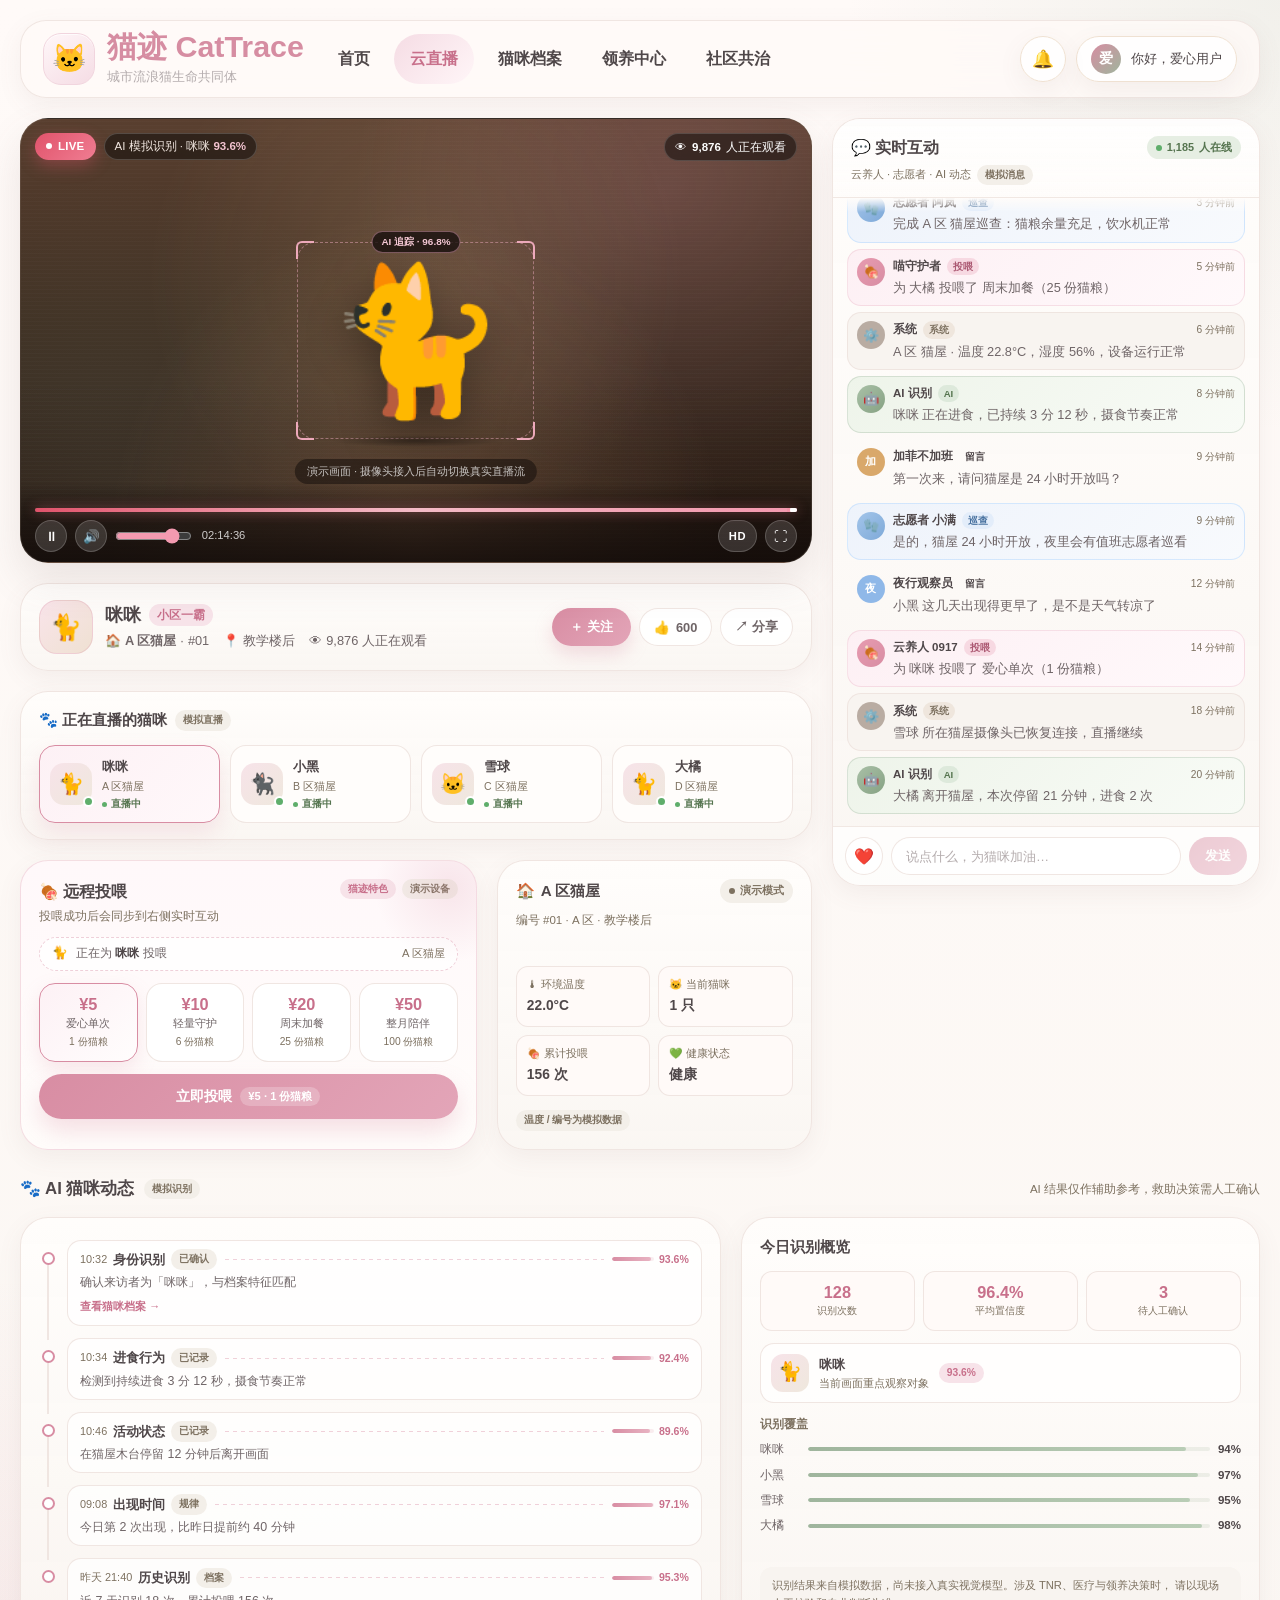
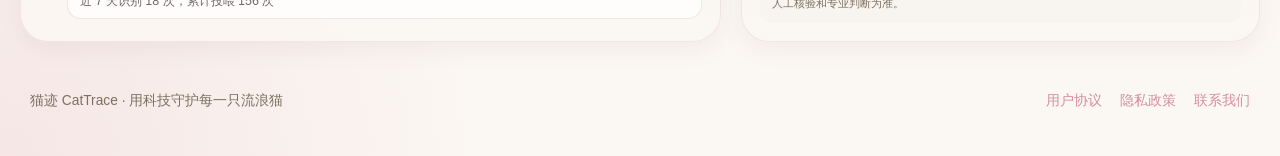
<file: templates/live.html>
<!-- ============================================================
     猫迹 CatTrace · 云直播页面模板 (live.html)
     布局参考 YouTube Live 观看页：
       · 左侧 65%：16:9 播放器 → 直播信息栏 → 猫咪切换 → 远程投喂 + 猫屋信息
       · 右侧 35%：实时互动面板（独立滚动、输入框、爱心互动）
       · 页面下方：AI 猫咪动态时间轴 + 猫屋数据分析
     公共样式来自 static/css/style.css（导航栏 / 页脚 / Toast），
     本页只维护 lp- 前缀的直播页专属组件，避免与全局类名冲突。
     ============================================================ -->
<!DOCTYPE html>
<!-- lang="zh-CN" 声明页面语言为简体中文 -->
<html lang="zh-CN">
<head>
    <meta charset="UTF-8">
    <meta name="viewport" content="width=device-width, initial-scale=1.0">
    <title>云直播 - 猫迹 CatTrace</title>
    <!-- 公共样式：导航栏、页脚、Toast、按钮等 -->
    <link rel="stylesheet" href="/static/css/style.css?v={{ cache_bust }}">
    <link rel="manifest" href="/static/manifest.json">
    <meta name="theme-color" content="#D68DA2">

    <style>
        /* ============================================================
           1. 设计令牌
           与首页 home.css 的 Blush & Sage 体系保持一致：
           玫瑰粉主色、鼠尾草绿辅助色、奶油白背景、暖棕柔和阴影。
           统一在这里维护圆角 / 间距 / 阴影，页面内不再散落硬编码。
           ============================================================ */
        :root {
            --lp-pink: #d88da3;
            --lp-pink-deep: #c8708b;
            --lp-pink-soft: #f7e3e9;
            --lp-sage: #9fb59d;
            --lp-sage-deep: #55744f;
            --lp-sage-soft: #e6eee3;
            --lp-blue: #8fb8e8;
            --lp-blue-soft: #e8f1fb;
            --lp-ink: #4f4749;
            --lp-ink-2: #6f6567;
            --lp-muted: #7d7160;
            --lp-line: rgba(239, 228, 223, 0.9);
            --lp-card: linear-gradient(180deg, rgba(255, 253, 251, 0.96), rgba(250, 246, 242, 0.93));
            --lp-shadow: 0 8px 24px rgba(123, 97, 101, 0.08);
            --lp-shadow-lg: 0 18px 40px rgba(123, 97, 101, 0.14);
            --lp-r-xl: 28px;
            --lp-r-lg: 22px;
            --lp-r-md: 16px;
            --lp-r-sm: 12px;
            --lp-gap: 20px;
        }

        /* ============================================================
           2. 页面基础
           ============================================================ */
        body {
            font-family: -apple-system, BlinkMacSystemFont, "Segoe UI", "PingFang SC",
                "Hiragino Sans GB", "Microsoft YaHei", "Noto Sans SC", sans-serif;
            color: var(--lp-ink);
            background:
                radial-gradient(circle at left bottom, rgba(216, 141, 163, 0.16), transparent 22%),
                radial-gradient(circle at right top, rgba(159, 181, 157, 0.14), transparent 20%),
                linear-gradient(180deg, #fffaf8 0%, #fbf7f3 100%);
            min-height: 100vh;
            -webkit-font-smoothing: antialiased;
            -moz-osx-font-smoothing: grayscale;
        }

        button, input { font-family: inherit; }

        /* 与首页完全一致的容器宽度，保证跨页面切换时导航栏不跳动 */
        .shell {
            max-width: 1380px;
            margin: 0 auto;
            padding: 20px 20px 36px;
        }

        /* 导航栏与主体间距统一为 20px */
        .topbar { margin-bottom: var(--lp-gap); }

        /* 顶部右侧操作区（style.css 中没有该组合类，这里补齐） */
        .top-actions {
            display: flex;
            align-items: center;
            gap: 10px;
            margin-left: auto;
        }
        /* 铃铛未读红点 */
        .icon-btn { position: relative; }
        .notify-dot {
            position: absolute;
            top: 9px;
            right: 10px;
            width: 8px;
            height: 8px;
            border-radius: 50%;
            background: #e0536b;
            border: 2px solid #fff;
        }

        /* 键盘可见焦点：只对键盘操作生效，不干扰鼠标点击 */
        button:focus-visible,
        input:focus-visible,
        a:focus-visible {
            outline: 2px solid rgba(216, 141, 163, 0.7);
            outline-offset: 2px;
        }

        /* 主内容纵向节奏：26px 分区间距 */
        .live-page {
            display: flex;
            flex-direction: column;
            gap: 26px;
            min-width: 0;
        }

        /* ============================================================
           3. 两栏舞台：左 65% / 右 35%
           minmax(0, …) 防止聊天长文本把网格撑出横向滚动
           ============================================================ */
        .live-stage {
            display: grid;
            grid-template-columns: minmax(0, 1.85fr) minmax(0, 1fr);
            gap: var(--lp-gap);
            align-items: start;
        }

        .live-primary {
            display: flex;
            flex-direction: column;
            gap: var(--lp-gap);
            min-width: 0;
        }

        /* 通用卡片：白渐变 + 浅描边 + 大圆角 + 柔和阴影 */
        .lp-card {
            background: var(--lp-card);
            border: 1px solid var(--lp-line);
            border-radius: var(--lp-r-xl);
            box-shadow: var(--lp-shadow);
            min-width: 0;
        }

        /* ============================================================
           4. 播放器
           ============================================================ */
        .lp-player {
            position: relative;
            aspect-ratio: 16 / 9;
            border-radius: var(--lp-r-xl);
            overflow: hidden;
            isolation: isolate;
            /* 以播放器高度为参照缩放猫咪，避免大屏下主体偏小 */
            container-type: size;
            background: linear-gradient(180deg, #5a4030 0%, #3d2d20 45%, #241a14 100%);
            border: 1px solid rgba(255, 255, 255, 0.08);
            box-shadow: var(--lp-shadow-lg);
            color: #fff;
        }
        /* 全屏时铺满屏幕，去掉圆角 */
        .lp-player:fullscreen {
            width: 100vw;
            height: 100vh;
            aspect-ratio: auto;
            border-radius: 0;
            border: 0;
        }
        /* 播放器内所有带 hidden 属性的元素都强制隐藏（覆盖 display:grid 等） */
        .lp-player [hidden] { display: none !important; }

        /* 真实摄像头画面（仅当 /api/live/info 显示已配置时加载） */
        .lp-stream {
            position: absolute;
            inset: 0;
            width: 100%;
            height: 100%;
            object-fit: cover;
            z-index: 1;
        }

        /* 模拟直播画面：暖色光晕 + 扫描线，作为无摄像头时的降级层 */
        .lp-stage {
            position: absolute;
            inset: 0;
            display: grid;
            place-items: center;
            overflow: hidden;
        }
        .lp-stage::before {
            content: "";
            position: absolute;
            inset: 0;
            background:
                radial-gradient(ellipse at 50% 96%, rgba(255, 190, 140, 0.2), transparent 55%),
                linear-gradient(180deg, transparent 60%, rgba(50, 31, 21, 0.5) 100%),
                radial-gradient(circle at 50% 36%, rgba(255, 208, 160, 0.16), transparent 55%),
                radial-gradient(circle at 82% 16%, rgba(216, 141, 163, 0.2), transparent 42%),
                radial-gradient(circle at 12% 84%, rgba(159, 181, 157, 0.14), transparent 40%);
        }
        .lp-stage::after {
            content: "";
            position: absolute;
            inset: 0;
            background-image: repeating-linear-gradient(
                0deg, rgba(255, 255, 255, 0.03) 0 1px, transparent 1px 4px
            );
            opacity: 0.55;
        }
        /* 离线时整体压暗，避免看起来像“正常直播” */
        .lp-stage.is-offline { filter: saturate(0.65) brightness(0.72); }
        /* 暂停播放时同时暂停画面动效，交互反馈保持一致 */
        .lp-player.is-paused .lp-stage-cat,
        .lp-player.is-paused .lp-progress-fill::before { animation-play-state: paused; }

        /* 猫咪与 AI 追踪框：尺寸随播放器宽度缩放，不用固定宽高 */
        .lp-stage-cat {
            position: relative;
            z-index: 1;
            display: grid;
            place-items: center;
            width: clamp(150px, 30%, 280px);
            aspect-ratio: 1.2;
            animation: lpFloat 5.5s ease-in-out infinite;
        }
        .lp-cat-emoji {
            /* 先给出 vw 兜底，再用容器高度单位让猫咪与播放器比例一致 */
            font-size: clamp(3rem, 9vw, 7rem);
            font-size: clamp(3rem, 34cqh, 9rem);
            line-height: 1;
            filter: drop-shadow(0 14px 22px rgba(0, 0, 0, 0.35));
            user-select: none;
        }
        /* 猫咪脚下的柔和投影 */
        .lp-stage-cat::after {
            content: "";
            position: absolute;
            left: 50%;
            bottom: -4%;
            width: 72%;
            height: 12px;
            transform: translateX(-50%);
            border-radius: 50%;
            background: radial-gradient(ellipse, rgba(0, 0, 0, 0.38), transparent 70%);
        }

        /* AI 追踪框：虚线外框 + 四角高亮 */
        .lp-track {
            position: absolute;
            inset: 0;
            border: 1px dashed rgba(232, 167, 186, 0.5);
            border-radius: 18px;
        }
        .lp-corner {
            position: absolute;
            width: 18px;
            height: 18px;
            border: 2px solid #eda9bb;
        }
        .lp-corner.tl { top: -2px; left: -2px; border-right: 0; border-bottom: 0; border-radius: 6px 0 0 0; }
        .lp-corner.tr { top: -2px; right: -2px; border-left: 0; border-bottom: 0; border-radius: 0 6px 0 0; }
        .lp-corner.bl { bottom: -2px; left: -2px; border-right: 0; border-top: 0; border-radius: 0 0 0 6px; }
        .lp-corner.br { bottom: -2px; right: -2px; border-left: 0; border-top: 0; border-radius: 0 0 6px 0; }
        .lp-track-label {
            position: absolute;
            left: 50%;
            top: -12px;
            transform: translateX(-50%);
            padding: 2px 9px;
            border-radius: 999px;
            background: rgba(24, 16, 14, 0.8);
            border: 1px solid rgba(232, 167, 186, 0.45);
            color: #f6c9d5;
            font-size: 0.62rem;
            font-weight: 600;
            white-space: nowrap;
        }

        /* 模拟画面提示：位于控制栏上方，不遮挡猫咪主体 */
        .lp-stage-hint {
            position: absolute;
            left: 50%;
            bottom: 78px;
            z-index: 2;
            max-width: min(88%, 420px);
            padding: 4px 12px;
            transform: translateX(-50%);
            border-radius: 999px;
            background: rgba(18, 12, 10, 0.52);
            color: rgba(255, 255, 255, 0.72);
            font-size: 0.7rem;
            white-space: nowrap;
            overflow: hidden;
            text-overflow: ellipsis;
        }
        .lp-stage-hint:empty { display: none; }

        /* 顶部覆盖层：LIVE + AI 状态 / 观看人数 */
        .lp-overlay-top {
            position: absolute;
            top: 14px;
            left: 14px;
            right: 14px;
            z-index: 3;
            display: flex;
            align-items: flex-start;
            justify-content: space-between;
            gap: 8px;
            pointer-events: none;
        }
        .lp-badges {
            display: flex;
            align-items: center;
            gap: 8px;
            min-width: 0;
            flex-wrap: wrap;
        }
        .lp-live {
            display: inline-flex;
            align-items: center;
            gap: 6px;
            padding: 4px 11px;
            border-radius: 999px;
            background: linear-gradient(135deg, #e0536b, #f07d92);
            color: #fff;
            font-size: 0.72rem;
            font-weight: 700;
            letter-spacing: 0.02em;
            box-shadow: 0 6px 16px rgba(224, 83, 107, 0.35);
            white-space: nowrap;
        }
        .lp-live i {
            width: 6px;
            height: 6px;
            border-radius: 50%;
            background: #fff;
            animation: lpBlink 1.6s ease-in-out infinite;
        }
        .lp-ai {
            display: inline-block;
            min-width: 0;
            max-width: 100%;
            padding: 4px 10px;
            border-radius: 999px;
            background: rgba(18, 14, 12, 0.55);
            border: 1px solid rgba(255, 255, 255, 0.18);
            backdrop-filter: blur(8px);
            color: #f1e7e0;
            font-size: 0.72rem;
            line-height: 1.45;
            white-space: nowrap;
            overflow: hidden;
            text-overflow: ellipsis;
        }
        /* 置信度单独着色，窄屏可整体隐藏，避免挤压 LIVE / 观看人数标签 */
        .lp-ai-conf {
            color: #f2c3d0;
            font-weight: 700;
        }
        .lp-ai.is-off {
            background: rgba(224, 83, 107, 0.85);
            border-color: transparent;
            color: #fff;
        }
        .lp-viewers {
            display: inline-flex;
            align-items: center;
            gap: 5px;
            flex: 0 0 auto;
            padding: 4px 10px;
            border-radius: 999px;
            background: rgba(18, 14, 12, 0.55);
            border: 1px solid rgba(255, 255, 255, 0.16);
            backdrop-filter: blur(8px);
            color: #fff;
            font-size: 0.72rem;
            white-space: nowrap;
        }
        .lp-viewers b { font-weight: 700; }

        /* 底部覆盖层：进度条 + 控制栏，渐变从透明过渡到深色保证可读性 */
        .lp-overlay-bottom {
            position: absolute;
            left: 0;
            right: 0;
            bottom: 0;
            z-index: 3;
            display: flex;
            flex-direction: column;
            gap: 8px;
            padding: 26px 14px 10px;
            background: linear-gradient(180deg, transparent, rgba(16, 10, 8, 0.55) 45%, rgba(16, 10, 8, 0.82));
        }
        .lp-progress {
            position: relative;
            height: 4px;
            border-radius: 999px;
            background: rgba(255, 255, 255, 0.22);
            cursor: pointer;
        }
        .lp-progress-fill {
            position: absolute;
            inset: 0;
            overflow: hidden;
            border-radius: inherit;
            background: linear-gradient(90deg, #e0536b, #f39ab0);
            box-shadow: 0 0 12px rgba(240, 125, 146, 0.5);
        }
        /* 直播进度条上的流光，强调“正在直播” */
        .lp-progress-fill::before {
            content: "";
            position: absolute;
            inset: 0;
            background: linear-gradient(90deg, transparent, rgba(255, 255, 255, 0.5), transparent);
            animation: lpShimmer 2.4s linear infinite;
        }
        .lp-progress-fill::after {
            content: "";
            position: absolute;
            top: 50%;
            right: -2px;
            width: 9px;
            height: 9px;
            border-radius: 50%;
            background: #fff;
            transform: translateY(-50%);
            box-shadow: 0 0 0 3px rgba(240, 125, 146, 0.3);
        }
        .lp-controls {
            display: flex;
            align-items: center;
            justify-content: space-between;
            gap: 10px;
            min-width: 0;
        }
        .lp-controls-group {
            display: flex;
            align-items: center;
            gap: 8px;
            min-width: 0;
        }
        .lp-ctrl {
            flex: 0 0 auto;
            display: grid;
            place-items: center;
            width: 32px;
            height: 32px;
            border-radius: 50%;
            border: 1px solid rgba(255, 255, 255, 0.18);
            background: rgba(255, 255, 255, 0.14);
            color: #fff;
            font-size: 0.84rem;
            cursor: pointer;
            transition: background 0.2s ease, border-color 0.2s ease;
        }
        .lp-ctrl:hover { background: rgba(255, 255, 255, 0.28); }
        .lp-ctrl.is-on {
            background: var(--lp-pink);
            border-color: transparent;
        }
        .lp-ctrl-text {
            width: auto;
            padding: 0 10px;
            border-radius: 999px;
            font-size: 0.7rem;
            font-weight: 700;
            letter-spacing: 0.04em;
        }
        .lp-time {
            margin-left: 2px;
            font-size: 0.7rem;
            color: rgba(255, 255, 255, 0.78);
            font-variant-numeric: tabular-nums;
            white-space: nowrap;
        }
        .lp-volume {
            width: clamp(52px, 6vw, 84px);
            accent-color: #f39ab0;
            cursor: pointer;
        }

        /* ============================================================
           5. 直播信息栏（视频下方）
           ============================================================ */
        .lp-meta {
            display: flex;
            align-items: center;
            gap: 16px;
            flex-wrap: wrap;
            padding: 16px 18px;
        }
        .lp-meta-main {
            display: flex;
            align-items: center;
            gap: 12px;
            flex: 1 1 340px;
            min-width: 0;
        }
        .lp-avatar {
            display: grid;
            place-items: center;
            flex: 0 0 auto;
            width: 54px;
            height: 54px;
            border-radius: 18px;
            background: linear-gradient(135deg, #f9e4ea, #efe1d2);
            border: 1px solid rgba(216, 141, 163, 0.25);
            font-size: 1.6rem;
        }
        .lp-meta-text { min-width: 0; }
        .lp-meta-title {
            display: flex;
            align-items: center;
            gap: 8px;
            flex-wrap: wrap;
            min-width: 0;
        }
        .lp-meta-title h1 {
            font-size: 1.15rem;
            font-weight: 700;
            line-height: 1.3;
            white-space: nowrap;
        }
        .lp-meta-nick {
            padding: 2px 8px;
            border-radius: 999px;
            background: var(--lp-pink-soft);
            color: var(--lp-pink-deep);
            font-size: 0.72rem;
            font-weight: 600;
            white-space: nowrap;
        }
        .lp-meta-sub {
            display: flex;
            align-items: center;
            flex-wrap: wrap;
            gap: 4px 14px;
            margin-top: 4px;
            color: var(--lp-ink-2);
            font-size: 0.8rem;
            min-width: 0;
        }
        .lp-meta-sub span {
            display: inline-flex;
            align-items: center;
            gap: 4px;
            white-space: nowrap;
        }
        .lp-meta-actions {
            display: flex;
            align-items: center;
            gap: 8px;
            flex: 0 0 auto;
            margin-left: auto;
        }
        .lp-follow {
            height: 38px;
            padding: 0 18px;
            border: none;
            border-radius: 999px;
            background: linear-gradient(135deg, var(--lp-pink), #e3a5b8);
            color: #fff;
            font-size: 0.84rem;
            font-weight: 700;
            cursor: pointer;
            box-shadow: 0 8px 18px rgba(216, 141, 163, 0.28);
            transition: transform 0.2s ease, box-shadow 0.2s ease, background 0.2s ease;
            white-space: nowrap;
        }
        .lp-follow:hover { transform: translateY(-1px); box-shadow: 0 12px 22px rgba(216, 141, 163, 0.32); }
        .lp-follow.is-on {
            background: #fff;
            color: var(--lp-pink-deep);
            border: 1px solid rgba(216, 141, 163, 0.45);
            box-shadow: none;
        }
        .lp-action {
            display: inline-flex;
            align-items: center;
            gap: 6px;
            height: 38px;
            padding: 0 14px;
            border: 1px solid var(--lp-line);
            border-radius: 999px;
            background: rgba(255, 255, 255, 0.9);
            color: var(--lp-ink-2);
            font-size: 0.8rem;
            font-weight: 600;
            cursor: pointer;
            transition: border-color 0.2s ease, color 0.2s ease, transform 0.2s ease;
            white-space: nowrap;
        }
        .lp-action:hover {
            border-color: rgba(216, 141, 163, 0.55);
            color: var(--lp-pink-deep);
        }
        .lp-action.is-pop { animation: lpPop 0.4s ease; }

        /* ============================================================
           6. 猫咪直播切换
           auto-fit + minmax 保证桌面 4 列、窄屏自动折行，不出现横向溢出
           ============================================================ */
        .lp-switch { padding: 16px 18px; }
        .lp-switch-head {
            display: flex;
            align-items: center;
            gap: 8px;
            margin-bottom: 12px;
            flex-wrap: wrap;
        }
        .lp-switch-head h2 {
            font-size: 0.95rem;
            font-weight: 700;
        }
        .lp-switch-track {
            display: grid;
            grid-template-columns: repeat(auto-fit, minmax(120px, 1fr));
            gap: 10px;
        }
        .lp-switch-card {
            display: flex;
            align-items: center;
            gap: 10px;
            min-width: 0;
            padding: 10px;
            border: 1px solid var(--lp-line);
            border-radius: var(--lp-r-md);
            background: #fffdfb;
            color: inherit;
            font: inherit;
            text-align: left;
            cursor: pointer;
            transition: transform 0.22s ease, border-color 0.22s ease, box-shadow 0.22s ease;
        }
        .lp-switch-card:hover {
            transform: translateY(-2px);
            border-color: rgba(216, 141, 163, 0.5);
            box-shadow: 0 10px 22px rgba(123, 97, 101, 0.1);
        }
        .lp-switch-card.is-active {
            border-color: var(--lp-pink);
            background: linear-gradient(135deg, #fdf1f5, #fff8fa);
            box-shadow: 0 10px 22px rgba(216, 141, 163, 0.18);
        }
        .lp-switch-avatar {
            position: relative;
            display: grid;
            place-items: center;
            flex: 0 0 auto;
            width: 42px;
            height: 42px;
            border-radius: 14px;
            background: linear-gradient(135deg, #f7e3e9, #efe8dd);
            font-size: 1.3rem;
        }
        .lp-switch-avatar i {
            position: absolute;
            right: -2px;
            bottom: -2px;
            width: 11px;
            height: 11px;
            border-radius: 50%;
            background: #5fae6b;
            border: 2px solid #fff;
        }
        .lp-switch-info {
            display: flex;
            flex-direction: column;
            gap: 1px;
            min-width: 0;
        }
        .lp-switch-name {
            font-size: 0.84rem;
            font-weight: 700;
            white-space: nowrap;
            overflow: hidden;
            text-overflow: ellipsis;
        }
        .lp-switch-house {
            color: var(--lp-muted);
            font-size: 0.66rem;
            white-space: nowrap;
            overflow: hidden;
            text-overflow: ellipsis;
        }
        /* 每张卡片都明确标注直播状态，避免只靠头像上的小圆点传达 */
        .lp-switch-live {
            display: flex;
            align-items: center;
            gap: 4px;
            color: var(--lp-sage-deep);
            font-size: 0.62rem;
            font-weight: 600;
            white-space: nowrap;
        }
        .lp-switch-live::before {
            content: "";
            width: 5px;
            height: 5px;
            border-radius: 50%;
            background: #5fae6b;
        }

        /* ============================================================
           7. 远程投喂 + 猫屋信息（左栏底部并排）
           ============================================================ */
        .lp-support {
            display: grid;
            grid-template-columns: minmax(0, 1.45fr) minmax(0, 1fr);
            gap: var(--lp-gap);
            align-items: stretch;
        }

        .lp-feed {
            position: relative;
            display: flex;
            flex-direction: column;
            gap: 12px;
            padding: 18px;
            overflow: hidden;
            background: linear-gradient(180deg, #fff8fa, #fffdfb);
            border-color: rgba(216, 141, 163, 0.28);
        }
        /* 右上角柔光装饰，强化“特色功能”的视觉权重 */
        .lp-feed::before {
            content: "";
            position: absolute;
            top: -48px;
            right: -48px;
            width: 150px;
            height: 150px;
            border-radius: 50%;
            background: radial-gradient(circle, rgba(216, 141, 163, 0.18), transparent 70%);
            pointer-events: none;
        }
        .lp-card-head {
            display: flex;
            align-items: flex-start;
            justify-content: space-between;
            gap: 10px;
        }
        .lp-card-head h2 {
            display: flex;
            align-items: center;
            gap: 6px;
            font-size: 1rem;
            font-weight: 700;
        }
        .lp-card-head p {
            margin-top: 2px;
            color: var(--lp-muted);
            font-size: 0.72rem;
        }
        .lp-feed-tags {
            display: flex;
            flex: 0 0 auto;
            flex-wrap: wrap;
            justify-content: flex-end;
            gap: 6px;
            max-width: 52%;
        }
        /* 数据来源 / 模拟标识标签 */
        .lp-tag {
            display: inline-flex;
            align-items: center;
            flex: 0 0 auto;
            padding: 2px 8px;
            border-radius: 999px;
            background: #f3efe9;
            color: var(--lp-muted);
            font-size: 0.64rem;
            font-weight: 600;
            white-space: nowrap;
        }
        .lp-tag.pink {
            background: var(--lp-pink-soft);
            color: var(--lp-pink-deep);
        }

        /* 当前投喂对象 */
        .lp-feed-target {
            display: flex;
            align-items: center;
            gap: 8px;
            min-width: 0;
            padding: 6px 12px;
            border: 1px dashed rgba(216, 141, 163, 0.4);
            border-radius: 999px;
            background: rgba(255, 255, 255, 0.72);
            color: var(--lp-ink-2);
            font-size: 0.78rem;
        }
        .lp-feed-target b { color: var(--lp-ink); }
        .lp-feed-target .house {
            margin-left: auto;
            min-width: 0;
            color: var(--lp-muted);
            font-size: 0.7rem;
            white-space: nowrap;
            overflow: hidden;
            text-overflow: ellipsis;
        }

        /* 投喂档位：桌面 4 列，窄屏 2 列 */
        .lp-packs {
            display: grid;
            grid-template-columns: repeat(4, minmax(0, 1fr));
            gap: 8px;
        }
        .lp-pack {
            display: flex;
            flex-direction: column;
            align-items: center;
            gap: 1px;
            min-width: 0;
            padding: 10px 6px;
            border: 1px solid var(--lp-line);
            border-radius: var(--lp-r-md);
            background: #fff;
            color: inherit;
            font: inherit;
            cursor: pointer;
            transition: transform 0.2s ease, border-color 0.2s ease, box-shadow 0.2s ease;
        }
        .lp-pack:hover {
            transform: translateY(-2px);
            border-color: rgba(216, 141, 163, 0.55);
        }
        .lp-pack.is-active {
            border-color: var(--lp-pink);
            background: linear-gradient(135deg, #fdf1f5, #fffdfd);
            box-shadow: 0 8px 20px rgba(216, 141, 163, 0.18);
        }
        .lp-pack .price {
            color: var(--lp-pink-deep);
            font-size: 1.02rem;
            font-weight: 800;
            line-height: 1.25;
        }
        .lp-pack .label {
            color: var(--lp-ink-2);
            font-size: 0.7rem;
            white-space: nowrap;
        }
        .lp-pack .amount {
            color: var(--lp-muted);
            font-size: 0.64rem;
            white-space: nowrap;
        }

        .lp-feed-btn {
            display: flex;
            align-items: center;
            justify-content: center;
            gap: 8px;
            width: 100%;
            padding: 13px 16px;
            border: none;
            border-radius: 999px;
            background: linear-gradient(135deg, var(--lp-pink), #e3a5b8);
            color: #fff;
            font-size: 0.9rem;
            font-weight: 700;
            cursor: pointer;
            box-shadow: 0 12px 24px rgba(216, 141, 163, 0.26);
            transition: transform 0.22s ease, box-shadow 0.22s ease, opacity 0.22s ease;
        }
        .lp-feed-btn:hover:not(:disabled) {
            transform: translateY(-2px);
            box-shadow: 0 16px 28px rgba(216, 141, 163, 0.32);
        }
        .lp-feed-btn:disabled {
            opacity: 0.6;
            cursor: not-allowed;
            transform: none;
            box-shadow: none;
        }
        .lp-feed-btn .sub {
            padding: 2px 8px;
            border-radius: 999px;
            background: rgba(255, 255, 255, 0.22);
            font-size: 0.7rem;
            font-weight: 600;
        }

        /* 投喂状态：为空时不占高度，避免卡片底部出现空档 */
        .lp-feed-status {
            display: flex;
            flex-direction: column;
            gap: 6px;
            font-size: 0.74rem;
        }
        .lp-status {
            margin: 0;
            color: var(--lp-ink-2);
            line-height: 1.5;
        }
        .lp-status:empty,
        .lp-device-status:empty { display: none; }
        .lp-status.is-ok { color: var(--lp-sage-deep); }
        .lp-status.is-err { color: #b8463f; }
        .lp-status.is-busy { color: #9a7524; }
        .lp-device-status {
            margin: 0;
            padding: 6px 10px;
            border-radius: 10px;
            background: #f8f4f0;
            color: var(--lp-ink-2);
            text-align: center;
            line-height: 1.5;
        }
        .lp-device-status.is-busy { background: #fdf6e6; color: #9a7524; }
        .lp-device-status.is-done { background: #e8f3e4; color: var(--lp-sage-deep); }
        .lp-device-status.is-err { background: #fdecea; color: #b8463f; }

        /* 猫屋信息卡片：紧凑的 2×2 指标 */
        .lp-house {
            display: flex;
            flex-direction: column;
            gap: 12px;
            padding: 18px;
        }
        .lp-house-head {
            display: flex;
            align-items: center;
            gap: 8px;
            min-width: 0;
        }
        .lp-house-head h2 {
            display: flex;
            align-items: center;
            gap: 6px;
            min-width: 0;
            font-size: 0.95rem;
            font-weight: 700;
        }
        .lp-house-head h2 span {
            white-space: nowrap;
            overflow: hidden;
            text-overflow: ellipsis;
        }
        .lp-state {
            display: inline-flex;
            align-items: center;
            gap: 5px;
            flex: 0 0 auto;
            margin-left: auto;
            padding: 3px 9px;
            border-radius: 999px;
            font-size: 0.68rem;
            font-weight: 700;
            white-space: nowrap;
        }
        .lp-state::before {
            content: "";
            width: 6px;
            height: 6px;
            border-radius: 50%;
            background: currentColor;
        }
        .lp-state.is-online { background: #e8f3e4; color: var(--lp-sage-deep); }
        .lp-state.is-offline { background: #fdecea; color: #b8463f; }
        .lp-state.is-demo { background: #f3efe9; color: var(--lp-muted); }
        .lp-house-sub {
            margin-top: -4px;
            color: var(--lp-muted);
            font-size: 0.72rem;
        }
        /* 数据说明标签按内容宽度显示，不在纵向 flex 中被拉伸 */
        .lp-house > .lp-tag {
            align-self: flex-start;
            margin-top: 2px;
        }
        .lp-house-grid {
            display: grid;
            grid-template-columns: repeat(2, minmax(0, 1fr));
            gap: 8px;
            margin-top: auto;
        }
        .lp-house-grid > div {
            min-width: 0;
            padding: 9px 10px;
            border: 1px solid var(--lp-line);
            border-radius: 12px;
            background: #fffaf8;
        }
        .lp-house-grid dt {
            color: var(--lp-muted);
            font-size: 0.68rem;
            white-space: nowrap;
        }
        .lp-house-grid dd {
            margin: 2px 0 0;
            color: var(--lp-ink);
            font-size: 0.86rem;
            font-weight: 700;
            white-space: nowrap;
            overflow: hidden;
            text-overflow: ellipsis;
        }

        /* ============================================================
           8. 实时互动面板（右栏）
           贴住视口高度并在内部滚动；页面滚动时保持可见
           ============================================================ */
        .lp-chat {
            position: sticky;
            top: 94px;
            display: flex;
            flex-direction: column;
            height: clamp(520px, calc(100vh - 132px), 880px);
            height: clamp(520px, calc(100dvh - 132px), 880px);
            overflow: hidden;
            background: var(--lp-card);
            border: 1px solid var(--lp-line);
            border-radius: var(--lp-r-xl);
            box-shadow: var(--lp-shadow);
            min-width: 0;
        }
        .lp-chat-head {
            padding: 16px 18px 12px;
            border-bottom: 1px solid rgba(239, 228, 223, 0.85);
            background: linear-gradient(180deg, rgba(255, 255, 255, 0.72), rgba(255, 255, 255, 0));
        }
        .lp-chat-top {
            display: flex;
            align-items: center;
            justify-content: space-between;
            gap: 8px;
        }
        .lp-chat-top h2 {
            display: flex;
            align-items: center;
            gap: 6px;
            font-size: 1rem;
            font-weight: 700;
            white-space: nowrap;
        }
        .lp-online {
            display: inline-flex;
            align-items: center;
            gap: 5px;
            flex: 0 0 auto;
            padding: 3px 9px;
            border-radius: 999px;
            background: var(--lp-sage-soft);
            color: var(--lp-sage-deep);
            font-size: 0.68rem;
            font-weight: 600;
            white-space: nowrap;
        }
        .lp-online i {
            width: 6px;
            height: 6px;
            border-radius: 50%;
            background: #5fae6b;
            animation: lpBlink 2s ease-in-out infinite;
        }
        .lp-chat-sub {
            display: flex;
            align-items: center;
            gap: 6px;
            margin-top: 4px;
            color: var(--lp-muted);
            font-size: 0.7rem;
        }

        /* 消息列表：独立滚动，不带动页面 */
        .lp-chat-list {
            display: flex;
            flex: 1 1 auto;
            flex-direction: column;
            gap: 6px;
            min-height: 0;
            padding: 12px 14px;
            overflow-y: auto;
            overscroll-behavior: contain;
            scrollbar-width: thin;
            scrollbar-color: rgba(216, 141, 163, 0.35) transparent;
            /* 顶部 14px 淡出，滚动时被截断的消息不会显得生硬 */
            -webkit-mask-image: linear-gradient(180deg, transparent 0, #000 14px);
            mask-image: linear-gradient(180deg, transparent 0, #000 14px);
        }
        .lp-chat-list::-webkit-scrollbar { width: 5px; }
        .lp-chat-list::-webkit-scrollbar-thumb {
            border-radius: 999px;
            background: rgba(216, 141, 163, 0.3);
        }

        /* 单条消息 */
        .lp-msg {
            display: flex;
            gap: 8px;
            padding: 8px 9px;
            border: 1px solid transparent;
            border-radius: 14px;
            animation: lpMsgIn 0.26s ease both;
        }
        .lp-msg-avatar {
            display: grid;
            place-items: center;
            flex: 0 0 auto;
            width: 28px;
            height: 28px;
            border-radius: 50%;
            color: #fff;
            font-size: 0.7rem;
            font-weight: 700;
            overflow: hidden;
        }
        .lp-msg-avatar.is-icon { font-size: 0.82rem; }
        .lp-msg-main { flex: 1 1 auto; min-width: 0; }
        .lp-msg-head {
            display: flex;
            align-items: center;
            gap: 6px;
            flex-wrap: wrap;
            font-size: 0.72rem;
            line-height: 1.3;
        }
        .lp-msg-user {
            max-width: 62%;
            color: var(--lp-ink);
            font-weight: 700;
            white-space: nowrap;
            overflow: hidden;
            text-overflow: ellipsis;
        }
        .lp-msg-tag {
            padding: 1px 6px;
            border-radius: 999px;
            font-size: 0.6rem;
            font-weight: 700;
            line-height: 1.6;
        }
        .lp-msg-time {
            margin-left: auto;
            color: var(--lp-muted);
            font-size: 0.64rem;
            white-space: nowrap;
        }
        .lp-msg-text {
            margin-top: 3px;
            color: var(--lp-ink-2);
            font-size: 0.8rem;
            line-height: 1.5;
            word-break: break-word;
            white-space: pre-wrap;
        }

        /* 投喂消息 */
        .lp-msg.is-feed {
            background: linear-gradient(135deg, #fdf0f4, #fff9fb);
            border-color: rgba(216, 141, 163, 0.22);
        }
        .lp-msg.is-feed .lp-msg-avatar { background: linear-gradient(135deg, #e79bb0, var(--lp-pink)); }
        .lp-msg.is-feed .lp-msg-tag { background: #f7d9e2; color: #a9556f; }
        /* AI 识别消息 */
        .lp-msg.is-ai {
            background: linear-gradient(135deg, #eef4ea, #f8fbf6);
            border-color: rgba(159, 181, 157, 0.35);
        }
        .lp-msg.is-ai .lp-msg-avatar { background: linear-gradient(135deg, #a9c0a7, #86a283); }
        .lp-msg.is-ai .lp-msg-tag { background: #dde9db; color: var(--lp-sage-deep); }
        /* 志愿者巡查消息 */
        .lp-msg.is-volunteer {
            background: linear-gradient(135deg, #eef3fb, #f8fafd);
            border-color: rgba(116, 185, 255, 0.25);
        }
        .lp-msg.is-volunteer .lp-msg-avatar { background: linear-gradient(135deg, #a3c5ea, #7ea9d8); }
        .lp-msg.is-volunteer .lp-msg-tag { background: #e3edfa; color: #47719f; }
        /* 系统通知 */
        .lp-msg.is-system {
            background: #f8f4f0;
            border-color: rgba(239, 228, 223, 0.9);
        }
        .lp-msg.is-system .lp-msg-avatar { background: #b9aca2; }
        .lp-msg.is-system .lp-msg-tag { background: #efe6dd; color: var(--lp-muted); }
        .lp-msg:hover { border-color: rgba(216, 141, 163, 0.35); }

        /* 输入区 */
        .lp-composer {
            display: flex;
            align-items: center;
            gap: 8px;
            padding: 10px 12px;
            border-top: 1px solid rgba(239, 228, 223, 0.85);
            background: rgba(255, 255, 255, 0.72);
        }
        .lp-composer input {
            flex: 1 1 auto;
            min-width: 0;
            height: 38px;
            padding: 0 14px;
            border: 1px solid var(--lp-line);
            border-radius: 999px;
            background: #fff;
            color: var(--lp-ink);
            font-size: 0.82rem;
            outline: none;
            transition: border-color 0.2s ease, box-shadow 0.2s ease;
        }
        .lp-composer input::placeholder { color: #b5adae; }
        .lp-composer input:focus {
            border-color: rgba(216, 141, 163, 0.6);
            box-shadow: 0 0 0 3px rgba(216, 141, 163, 0.12);
        }
        .lp-heart-btn {
            display: grid;
            place-items: center;
            flex: 0 0 auto;
            width: 38px;
            height: 38px;
            border: 1px solid var(--lp-line);
            border-radius: 50%;
            background: #fff;
            font-size: 1rem;
            cursor: pointer;
            transition: transform 0.2s ease, border-color 0.2s ease;
        }
        .lp-heart-btn:hover {
            transform: scale(1.06);
            border-color: rgba(216, 141, 163, 0.6);
        }
        .lp-send {
            flex: 0 0 auto;
            height: 38px;
            padding: 0 16px;
            border: none;
            border-radius: 999px;
            background: linear-gradient(135deg, var(--lp-pink), #e3a5b8);
            color: #fff;
            font-size: 0.8rem;
            font-weight: 700;
            cursor: pointer;
            transition: opacity 0.2s ease, transform 0.2s ease;
        }
        .lp-send:hover:not(:disabled) { transform: translateY(-1px); }
        .lp-send:disabled { opacity: 0.45; cursor: not-allowed; }

        /* 爱心飘浮层：覆盖聊天面板，不拦截点击 */
        .lp-heart-layer {
            position: absolute;
            inset: 0;
            z-index: 5;
            overflow: hidden;
            pointer-events: none;
        }
        .lp-heart-fly {
            position: absolute;
            bottom: 66px;
            font-size: 1.1rem;
            filter: drop-shadow(0 2px 6px rgba(216, 60, 80, 0.3));
            animation: lpHeart 1.8s ease-out forwards;
            will-change: transform, opacity;
        }

        /* ============================================================
           9. 分区标题 / AI 动态 / 数据分析
           ============================================================ */
        .lp-sec-head {
            display: flex;
            align-items: center;
            gap: 10px;
            flex-wrap: wrap;
            margin-bottom: 14px;
        }
        .lp-sec-head h2 {
            display: flex;
            align-items: center;
            gap: 6px;
            font-size: 1.05rem;
            font-weight: 700;
        }
        .lp-sec-note {
            margin-left: auto;
            color: var(--lp-muted);
            font-size: 0.72rem;
        }

        .lp-ai-grid {
            display: grid;
            grid-template-columns: minmax(0, 1.35fr) minmax(0, 1fr);
            gap: var(--lp-gap);
            align-items: stretch;
        }
        .lp-timeline-card { padding: 16px 18px; }
        .lp-timeline {
            display: flex;
            flex-direction: column;
            margin: 0;
            padding: 0;
            list-style: none;
        }
        .lp-tl {
            position: relative;
            display: grid;
            grid-template-columns: 18px minmax(0, 1fr);
            gap: 10px;
            padding: 6px 0;
        }
        /* 时间轴竖线与节点 */
        .lp-tl-dot {
            position: relative;
            display: flex;
            justify-content: center;
            padding-top: 12px;
        }
        .lp-tl-dot::before {
            content: "";
            z-index: 1;
            width: 9px;
            height: 9px;
            border-radius: 50%;
            background: #fff;
            border: 2px solid var(--lp-pink);
        }
        .lp-tl-dot::after {
            content: "";
            position: absolute;
            top: 21px;
            bottom: -14px;
            left: 50%;
            width: 2px;
            transform: translateX(-50%);
            background: rgba(239, 228, 223, 0.9);
        }
        .lp-tl:last-child .lp-tl-dot::after { display: none; }
        .lp-tl-card {
            padding: 8px 12px;
            border: 1px solid rgba(239, 228, 223, 0.9);
            border-radius: 14px;
            background: rgba(255, 255, 255, 0.72);
            transition: border-color 0.2s ease, box-shadow 0.2s ease;
        }
        .lp-tl:hover .lp-tl-card {
            border-color: rgba(216, 141, 163, 0.4);
            box-shadow: 0 8px 20px rgba(123, 97, 101, 0.08);
        }
        .lp-tl-top {
            display: flex;
            align-items: center;
            gap: 6px;
            flex-wrap: wrap;
        }
        .lp-tl-top time {
            color: var(--lp-muted);
            font-size: 0.68rem;
            font-variant-numeric: tabular-nums;
            white-space: nowrap;
        }
        .lp-tl-top strong { font-size: 0.84rem; }
        /* 虚线引导线：把标题与右侧置信度连起来，避免宽卡片中间出现大片空洞 */
        .lp-leader {
            flex: 1 1 40px;
            min-width: 24px;
            height: 1px;
            margin: 0 2px;
            align-self: center;
            background: repeating-linear-gradient(90deg, rgba(216, 141, 163, 0.4) 0 4px, transparent 4px 8px);
        }
        .lp-tl-text {
            margin-top: 3px;
            color: var(--lp-ink-2);
            font-size: 0.78rem;
            line-height: 1.5;
        }
        /* 置信度：紧凑的数值 + 迷你进度条，紧跟标题，不再横向拉开距离 */
        .lp-conf {
            display: inline-flex;
            align-items: center;
            gap: 5px;
            color: var(--lp-pink-deep);
            font-size: 0.66rem;
            font-weight: 700;
            font-variant-numeric: tabular-nums;
            white-space: nowrap;
        }
        .lp-conf-bar {
            display: block;
            width: 42px;
            height: 4px;
            border-radius: 999px;
            background: rgba(216, 141, 163, 0.16);
            overflow: hidden;
        }
        .lp-conf-bar b {
            display: block;
            height: 100%;
            border-radius: inherit;
            background: linear-gradient(90deg, var(--lp-pink), #e8b3c2);
        }
        .lp-tl-link {
            display: inline-block;
            margin-top: 5px;
            color: var(--lp-pink-deep);
            font-size: 0.7rem;
            font-weight: 600;
        }

        .lp-ai-side {
            display: flex;
            flex-direction: column;
            gap: 12px;
            padding: 18px;
        }
        .lp-ai-side h3 { font-size: 0.92rem; font-weight: 700; }
        .lp-ai-stats {
            display: grid;
            grid-template-columns: repeat(3, minmax(0, 1fr));
            gap: 8px;
        }
        .lp-stat {
            padding: 10px 6px;
            border: 1px solid var(--lp-line);
            border-radius: 12px;
            background: #fffaf8;
            text-align: center;
        }
        .lp-stat strong {
            display: block;
            color: var(--lp-pink-deep);
            font-size: 1.02rem;
            line-height: 1.3;
        }
        .lp-stat span {
            display: block;
            color: var(--lp-muted);
            font-size: 0.64rem;
        }
        .lp-ai-cat {
            display: flex;
            align-items: center;
            gap: 10px;
            padding: 10px;
            border: 1px solid var(--lp-line);
            border-radius: 14px;
            background: rgba(255, 255, 255, 0.7);
        }
        .lp-ai-cat-avatar {
            display: grid;
            place-items: center;
            flex: 0 0 auto;
            width: 38px;
            height: 38px;
            border-radius: 12px;
            background: linear-gradient(135deg, #f7e3e9, #efe8dd);
            font-size: 1.2rem;
        }
        .lp-ai-cat b {
            display: block;
            font-size: 0.82rem;
        }
        .lp-ai-cat small {
            display: block;
            color: var(--lp-muted);
            font-size: 0.66rem;
        }
        /* 识别覆盖：四只猫的置信度概况，填满侧卡片的纵向空间 */
        .lp-coverage {
            display: flex;
            flex-direction: column;
            gap: 7px;
        }
        .lp-coverage h4 {
            color: var(--lp-muted);
            font-size: 0.72rem;
            font-weight: 600;
        }
        .lp-cov {
            display: flex;
            align-items: center;
            gap: 8px;
            min-width: 0;
            color: var(--lp-ink-2);
            font-size: 0.72rem;
        }
        .lp-cov span {
            flex: 0 0 40px;
            white-space: nowrap;
            overflow: hidden;
            text-overflow: ellipsis;
        }
        .lp-cov i {
            flex: 1 1 auto;
            height: 4px;
            border-radius: 999px;
            background: rgba(159, 181, 157, 0.18);
            overflow: hidden;
        }
        .lp-cov i b {
            display: block;
            height: 100%;
            border-radius: inherit;
            background: linear-gradient(90deg, var(--lp-sage), #b9cdb6);
        }
        .lp-cov em {
            flex: 0 0 auto;
            color: var(--lp-ink);
            font-style: normal;
            font-weight: 700;
            font-variant-numeric: tabular-nums;
        }
        .lp-ai-note {
            margin-top: auto;
            padding: 10px 12px;
            border-radius: 12px;
            background: #f8f4f0;
            color: var(--lp-muted);
            font-size: 0.7rem;
            line-height: 1.6;
        }

        .lp-charts-grid {
            display: grid;
            grid-template-columns: repeat(2, minmax(0, 1fr));
            gap: var(--lp-gap);
            align-items: stretch;
        }
        .lp-chart-card {
            display: flex;
            flex-direction: column;
            gap: 14px;
            min-height: 236px;
            padding: 18px;
        }
        .lp-chart-card h3 { font-size: 0.9rem; font-weight: 700; }

        /* 柱状图：高度由轨道撑开，柱子按百分比填充 */
        .lp-bars {
            display: flex;
            align-items: flex-end;
            gap: 10px;
            flex: 1 1 auto;
            height: clamp(130px, 15vw, 170px);
        }
        .lp-bar-col {
            display: flex;
            flex: 1 1 0;
            flex-direction: column;
            align-items: center;
            gap: 6px;
            height: 100%;
            min-width: 0;
        }
        .lp-bar-track {
            display: flex;
            flex: 1 1 auto;
            align-items: flex-end;
            width: 100%;
            border-radius: 8px;
            background: rgba(216, 141, 163, 0.07);
        }
        .lp-bar {
            display: block;
            width: 100%;
            border-radius: 8px 8px 4px 4px;
            background: linear-gradient(180deg, #e8adb9, var(--lp-pink));
            transition: height 0.6s ease;
        }
        .lp-bar-value {
            color: var(--lp-ink-2);
            font-size: 0.68rem;
            font-weight: 600;
        }
        .lp-bar-label {
            color: var(--lp-muted);
            font-size: 0.68rem;
            white-space: nowrap;
        }

        /* 饼图：conic-gradient 绘制，尺寸 clamp 自适应 */
        .lp-pie-wrap {
            display: flex;
            flex: 1 1 auto;
            align-items: center;
            justify-content: center;
            gap: 20px;
            flex-wrap: wrap;
        }
        .lp-pie {
            flex: 0 0 auto;
            width: clamp(104px, 10vw, 140px);
            height: clamp(104px, 10vw, 140px);
            border-radius: 50%;
            box-shadow: inset 0 0 0 1px rgba(255, 255, 255, 0.6);
        }
        .lp-legend {
            display: grid;
            flex: 0 1 390px;
            grid-template-columns: repeat(2, minmax(0, 1fr));
            gap: 8px 14px;
            min-width: 200px;
        }
        .lp-legend-item {
            display: flex;
            align-items: center;
            gap: 6px;
            font-size: 0.76rem;
            color: var(--lp-ink-2);
            min-width: 0;
        }
        .lp-legend-item span {
            white-space: nowrap;
            overflow: hidden;
            text-overflow: ellipsis;
        }
        .lp-legend-item i {
            flex: 0 0 auto;
            width: 9px;
            height: 9px;
            border-radius: 50%;
        }
        .lp-legend-item b {
            margin-left: auto;
            color: var(--lp-ink);
            font-variant-numeric: tabular-nums;
        }

        /* 页脚：提高辅助文字对比度 */
        .footer { color: var(--lp-muted); }

        /* ============================================================
           10. 动画
           ============================================================ */
        @keyframes lpFloat {
            0%, 100% { transform: translateY(0); }
            50% { transform: translateY(-8px); }
        }
        @keyframes lpBlink {
            0%, 100% { opacity: 1; }
            50% { opacity: 0.35; }
        }
        @keyframes lpShimmer {
            0% { transform: translateX(-100%); }
            100% { transform: translateX(100%); }
        }
        @keyframes lpMsgIn {
            from { opacity: 0; transform: translateY(6px); }
            to { opacity: 1; transform: translateY(0); }
        }
        @keyframes lpHeart {
            0% { opacity: 0; transform: translateY(0) scale(0.6); }
            15% { opacity: 1; }
            100% { opacity: 0; transform: translateY(-210px) scale(1.25) rotate(12deg); }
        }
        @keyframes lpPop {
            0%, 100% { transform: scale(1); }
            40% { transform: scale(1.12); }
        }

        /* ============================================================
           11. 响应式
           桌面双栏 → 960 以下单栏（聊天提前到信息栏之后）→ 640 以下紧凑
           ============================================================ */
        /* 1024~1100：压缩导航，保持单行，避免和首页出现两套导航高度 */
        @media (max-width: 1100px) {
            .topbar .topbar-inner { padding: 0 14px; gap: 10px; }
            .topbar .brand-text span { display: none; }
            .topbar .menu .menu-link { padding: 8px 10px; font-size: 0.84rem; }
            .topbar .menu { justify-content: center; }
        }
        @media (min-width: 1024px) and (max-width: 1100px) {
            .topbar .menu { order: initial; width: auto; }
        }

        /* ≤960：单列。用 display:contents 让子元素参与外层网格排序，
           移动端顺序 = 播放器 → 信息栏 → 实时互动 → 猫咪切换 → 投喂/猫屋 */
        @media (max-width: 960px) {
            .live-stage {
                grid-template-columns: minmax(0, 1fr);
                gap: var(--lp-gap);
            }
            .live-primary { display: contents; }
            .lp-player { order: 1; }
            .lp-meta { order: 2; }
            .lp-chat {
                order: 3;
                position: relative;
                top: auto;
                height: clamp(420px, 62vh, 540px);
                height: clamp(420px, 62dvh, 540px);
            }
            .lp-switch { order: 4; }
            .lp-support { order: 5; }
        }

        /* ≤900：AI 双栏、图表双栏收为单列 */
        @media (max-width: 900px) {
            .lp-ai-grid { grid-template-columns: minmax(0, 1fr); }
            .lp-charts-grid { grid-template-columns: minmax(0, 1fr); }
            .lp-sec-note { margin-left: 0; }
        }

        /* ≤720：投喂与猫屋上下堆叠，投喂档位保持 4 列（宽度仍然充足） */
        @media (max-width: 720px) {
            .lp-support { grid-template-columns: minmax(0, 1fr); }
        }

        /* ≤640：移动端紧凑模式 */
        @media (max-width: 640px) {
            .shell { padding: 12px 12px 28px; }
            .topbar { margin-bottom: 16px; }
            .live-page { gap: 20px; }

            .lp-player { border-radius: var(--lp-r-lg); }
            .lp-overlay-top { top: 10px; left: 10px; right: 10px; }
            .lp-live { padding: 3px 9px; font-size: 0.68rem; }
            .lp-ai { padding: 3px 8px; font-size: 0.66rem; }
            .lp-viewers { padding: 3px 8px; font-size: 0.66rem; }
            .lp-track-label { display: none; }
            .lp-stage-hint { display: none; }
            .lp-overlay-bottom { padding: 20px 10px 8px; gap: 6px; }
            .lp-ctrl { width: 30px; height: 30px; font-size: 0.78rem; }
            .lp-time { font-size: 0.66rem; }
            .lp-volume { width: 48px; }

            .lp-meta { padding: 14px; }
            .lp-avatar { width: 46px; height: 46px; border-radius: 15px; font-size: 1.35rem; }
            .lp-meta-title h1 { font-size: 1.05rem; }
            .lp-meta-sub { gap: 2px 10px; font-size: 0.74rem; }
            .lp-meta-actions { width: 100%; }
            .lp-meta-actions > * { flex: 1 1 0; justify-content: center; }
            .lp-follow { padding: 0 12px; }

            .lp-switch { padding: 14px; }
            .lp-switch-track { grid-template-columns: repeat(2, minmax(0, 1fr)); }

            .lp-feed, .lp-house, .lp-chart-card { padding: 14px; }
            .lp-packs { grid-template-columns: repeat(2, minmax(0, 1fr)); }
            .lp-feed-btn { padding: 12px; font-size: 0.86rem; }

            .lp-sec-head h2 { font-size: 1rem; }
            .lp-timeline-card { padding: 14px; }
            .lp-ai-side { padding: 14px; }

            .lp-bars { height: 140px; gap: 6px; }
            .lp-bar-label { font-size: 0.62rem; }
            .lp-bar-value { font-size: 0.62rem; }

            /* 页脚在窄屏居中，与首页移动端保持一致 */
            .footer { flex-direction: column; align-items: center; text-align: center; gap: 8px; }
            .footer-nav { justify-content: center; }
        }

        /* ≤480：超小屏只保留必要信息，导航菜单压成一行 */
        @media (max-width: 480px) {
            .lp-viewers-label { display: none; }
            .topbar .menu { gap: 2px; }
            .topbar .menu .menu-link { padding: 7px 8px; font-size: 0.8rem; }
            .lp-meta-sub { font-size: 0.72rem; }
            .lp-leader { display: none; }
            /* 320px 下三个浮层标签同排，收紧字号和内边距避免互相挤压 */
            .lp-live { padding: 3px 8px; font-size: 0.64rem; }
            .lp-ai { padding: 3px 7px; font-size: 0.62rem; }
            /* 手机端隐藏置信度，只保留猫名，三个标签就能排在一行 */
            .lp-ai-conf { display: none; }
            .lp-viewers { padding: 3px 7px; font-size: 0.62rem; }
        }

        /* 尊重系统的减少动效偏好 */
        @media (prefers-reduced-motion: reduce) {
            .lp-stage-cat,
            .lp-progress-fill::before,
            .lp-live i,
            .lp-online i,
            .lp-msg,
            .lp-heart-fly,
            .lp-action.is-pop { animation: none !important; }
        }
    </style>
</head>
<body>
<div class="shell">

    <!-- ===== 统一导航栏（复用 style.css 公共样式） ===== -->
    <header class="topbar">
        <div class="topbar-inner">
            <div class="brand">
                <div class="brand-mark">🐱</div>
                <div class="brand-text">
                    <strong>猫迹 CatTrace</strong>
                    <span>城市流浪猫生命共同体</span>
                </div>
            </div>
            <nav class="menu" id="liveMenu">
                <a href="/" class="menu-link">首页</a>
                <a href="/live" class="menu-link active">云直播</a>
                <a href="/cats" class="menu-link">猫咪档案</a>
                <a href="/adopt" class="menu-link">领养中心</a>
                <a href="/#govSection" class="menu-link">社区共治</a>
            </nav>
            <div class="top-actions">
                <button class="icon-btn" id="notifyBtn" title="消息提醒" aria-label="消息提醒">
                    🔔<span class="notify-dot" id="notifyDot" hidden></span>
                </button>
                <button class="user-chip" id="loginBtn">
                    <span class="avatar" id="userAvatar">爱</span>
                    <span id="userName">你好，爱心用户</span>
                </button>
            </div>
        </div>
    </header>

    <main class="live-page">

        <!-- ===== 主舞台：左 65% 直播区 / 右 35% 互动区 ===== -->
        <div class="live-stage">

            <!-- ===== 左栏 ===== -->
            <div class="live-primary">

                <!-- 播放器 -->
                <section class="lp-player" id="liveVideo" aria-label="猫咪直播画面">
                    <!-- 真实摄像头画面：仅在 /api/live/info 显示已配置时加载，避免无谓的 404 请求 -->
                    <img id="liveStreamImg" class="lp-stream" data-src="/api/live/stream"
                         alt="猫屋摄像头实时画面" hidden>

                    <!-- 模拟直播画面（无摄像头 / 设备离线时的降级层） -->
                    <div class="lp-stage" id="demoStage">
                        <div class="lp-stage-cat">
                            <!-- AI 追踪框：突出“AI 正在识别”的技术特征 -->
                            <div class="lp-track" aria-hidden="true">
                                <span class="lp-corner tl"></span>
                                <span class="lp-corner tr"></span>
                                <span class="lp-corner bl"></span>
                                <span class="lp-corner br"></span>
                                <span class="lp-track-label" id="trackLabel">AI 追踪 · 96.8%</span>
                            </div>
                            <div class="lp-cat-emoji" id="liveCatEmoji">🐈</div>
                        </div>
                        <p class="lp-stage-hint" id="stageHint">演示画面 · 摄像头接入后自动切换真实直播流</p>
                    </div>

                    <!-- 顶部覆盖层 -->
                    <div class="lp-overlay-top">
                        <div class="lp-badges">
                            <span class="lp-live"><i></i>LIVE</span>
                            <span class="lp-ai" id="aiStatus"><span id="aiStatusText">AI 模拟识别 · 咪咪</span><span class="lp-ai-conf" id="aiStatusConf"> 93.6%</span></span>
                        </div>
                        <span class="lp-viewers">👁 <b id="viewerCount">9,876</b><span class="lp-viewers-label"> 人正在观看</span></span>
                    </div>

                    <!-- 底部覆盖层：进度条 + 控制栏 -->
                    <div class="lp-overlay-bottom">
                        <div class="lp-progress" id="progressBar" role="slider" aria-label="直播进度"
                             aria-valuemin="0" aria-valuemax="100" aria-valuenow="100" tabindex="0">
                            <span class="lp-progress-fill"></span>
                        </div>
                        <div class="lp-controls">
                            <div class="lp-controls-group">
                                <button class="lp-ctrl" id="playPauseBtn" title="暂停" aria-label="暂停">⏸</button>
                                <button class="lp-ctrl" id="muteBtn" title="静音" aria-label="静音">🔊</button>
                                <input class="lp-volume" id="volumeSlider" type="range" min="0" max="100" value="80"
                                       aria-label="音量">
                                <span class="lp-time" id="elapsed">02:14:36</span>
                            </div>
                            <div class="lp-controls-group">
                                <button class="lp-ctrl lp-ctrl-text" id="qualityBtn" title="清晰度" aria-label="切换清晰度">HD</button>
                                <button class="lp-ctrl" id="fullscreenBtn" title="全屏" aria-label="全屏">⛶</button>
                            </div>
                        </div>
                    </div>
                </section>

                <!-- 直播信息栏 -->
                <section class="lp-meta lp-card" aria-label="直播信息">
                    <div class="lp-meta-main">
                        <div class="lp-avatar" id="catAvatar">🐈</div>
                        <div class="lp-meta-text">
                            <div class="lp-meta-title">
                                <h1 id="catName">咪咪</h1>
                                <span class="lp-meta-nick" id="catNick">小区一霸</span>
                            </div>
                            <div class="lp-meta-sub">
                                <span>🏠 <b id="metaHouse">A 区猫屋</b> · <span id="metaHouseNo">#01</span></span>
                                <span>📍 <span id="metaLocation">教学楼后</span></span>
                                <span>👁 <span id="metaViewers">9,876</span> 人正在观看</span>
                            </div>
                        </div>
                    </div>
                    <div class="lp-meta-actions">
                        <button class="lp-follow" id="followBtn" aria-pressed="false">＋ 关注</button>
                        <button class="lp-action" id="likeBtn" title="为猫咪点赞">👍 <span id="likeCount">600</span></button>
                        <button class="lp-action" id="shareBtn" title="分享直播">↗ 分享</button>
                    </div>
                </section>

                <!-- 猫咪直播切换 -->
                <section class="lp-switch lp-card" aria-label="猫咪直播切换">
                    <div class="lp-switch-head">
                        <h2>🐾 正在直播的猫咪</h2>
                        <span class="lp-tag">模拟直播</span>
                    </div>
                    <div class="lp-switch-track" id="catSwitcher"></div>
                </section>

                <!-- 远程投喂 + 猫屋信息 -->
                <div class="lp-support">

                    <!-- 远程投喂：猫迹特色功能 -->
                    <section class="lp-feed lp-card" id="feedSection" aria-label="远程投喂">
                        <div class="lp-card-head">
                            <div>
                                <h2>🍖 远程投喂</h2>
                                <p>投喂成功后会同步到右侧实时互动</p>
                            </div>
                            <div class="lp-feed-tags">
                                <span class="lp-tag pink">猫迹特色</span>
                                <span class="lp-tag">演示设备</span>
                            </div>
                        </div>

                        <div class="lp-feed-target">
                            <span id="feedTargetAvatar">🐈</span>
                            <span>正在为 <b id="feedTargetName">咪咪</b> 投喂</span>
                            <span class="house" id="feedTargetHouse">A 区猫屋</span>
                        </div>

                        <div class="lp-packs" id="feedPackages"></div>

                        <button class="lp-feed-btn" id="feedBtn">
                            <span id="feedBtnText">立即投喂</span>
                            <span class="sub" id="feedBtnSub">¥5 · 1 份猫粮</span>
                        </button>

                        <div class="lp-feed-status">
                            <p class="lp-status" id="feedStatus"></p>
                            <p class="lp-device-status" id="deviceStatus"></p>
                        </div>
                    </section>

                    <!-- 猫屋信息：紧凑卡片 -->
                    <section class="lp-house lp-card" aria-label="猫屋信息">
                        <div class="lp-house-head">
                            <h2>🏠 <span id="houseName">A 区猫屋</span></h2>
                            <span class="lp-state is-demo" id="houseStatus">演示模式</span>
                        </div>
                        <p class="lp-house-sub">编号 <span id="houseNo">#01</span> · <span id="houseLocation">A 区 · 教学楼后</span></p>
                        <dl class="lp-house-grid">
                            <div>
                                <dt>🌡 环境温度</dt>
                                <dd id="houseTemp">22.0°C</dd>
                            </div>
                            <div>
                                <dt>🐱 当前猫咪</dt>
                                <dd id="houseCatCount">1 只</dd>
                            </div>
                            <div>
                                <dt>🍖 累计投喂</dt>
                                <dd id="houseFeedTotal">156 次</dd>
                            </div>
                            <div>
                                <dt>💚 健康状态</dt>
                                <dd id="houseHealth">健康</dd>
                            </div>
                        </dl>
                        <span class="lp-tag">温度 / 编号为模拟数据</span>
                    </section>
                </div>
            </div>

            <!-- ===== 右栏：实时互动 ===== -->
            <aside class="lp-chat" id="chatPanel" aria-label="实时互动">
                <div class="lp-chat-head">
                    <div class="lp-chat-top">
                        <h2>💬 实时互动</h2>
                        <span class="lp-online"><i></i><span id="chatOnline">1,185</span> 人在线</span>
                    </div>
                    <p class="lp-chat-sub">云养人 · 志愿者 · AI 动态 <span class="lp-tag">模拟消息</span></p>
                </div>

                <div class="lp-chat-list" id="feedList" role="log" aria-label="互动消息列表"></div>

                <form class="lp-composer" id="chatForm" autocomplete="off">
                    <button type="button" class="lp-heart-btn" id="heartBtn" title="送一颗爱心" aria-label="送一颗爱心">❤️</button>
                    <input id="chatInput" type="text" maxlength="80" placeholder="说点什么，为猫咪加油…"
                           aria-label="输入互动消息">
                    <button type="submit" class="lp-send" id="sendBtn" disabled>发送</button>
                </form>

                <!-- 爱心飘浮层 -->
                <div class="lp-heart-layer" id="heartLayer" aria-hidden="true"></div>
            </aside>
        </div>

        <!-- ===== AI 猫咪动态 ===== -->
        <section class="live-section" aria-label="AI 猫咪动态">
            <div class="lp-sec-head">
                <h2>🐾 AI 猫咪动态</h2>
                <span class="lp-tag">模拟识别</span>
                <span class="lp-sec-note">AI 结果仅作辅助参考，救助决策需人工确认</span>
            </div>
            <div class="lp-ai-grid">
                <div class="lp-card lp-timeline-card">
                    <ol class="lp-timeline" id="aiTimeline"></ol>
                </div>
                <aside class="lp-card lp-ai-side">
                    <h3>今日识别概览</h3>
                    <div class="lp-ai-stats">
                        <div class="lp-stat"><strong>128</strong><span>识别次数</span></div>
                        <div class="lp-stat"><strong>96.4%</strong><span>平均置信度</span></div>
                        <div class="lp-stat"><strong>3</strong><span>待人工确认</span></div>
                    </div>
                    <div class="lp-ai-cat">
                        <span class="lp-ai-cat-avatar" id="aiSideAvatar">🐈</span>
                        <div>
                            <b id="aiSideName">咪咪</b>
                            <small>当前画面重点观察对象</small>
                        </div>
                        <span class="lp-tag pink" id="aiSideConf">93.6%</span>
                    </div>
                    <div class="lp-coverage" id="aiCoverage"></div>
                    <p class="lp-ai-note">
                        识别结果来自模拟数据，尚未接入真实视觉模型。涉及 TNR、医疗与领养决策时，
                        请以现场人工核验和专业判断为准。
                    </p>
                </aside>
            </div>
        </section>
    </main>

    <!-- ===== 页脚（与首页一致） ===== -->
    <footer class="footer">
        <div>猫迹 CatTrace · 用科技守护每一只流浪猫</div>
        <div class="footer-nav">
            <a href="#">用户协议</a>
            <a href="#">隐私政策</a>
            <a href="#">联系我们</a>
        </div>
    </footer>
</div>

<!-- 全局 Toast -->
<div id="toast" class="toast" role="status" aria-live="polite"></div>

<script>
(function () {
    'use strict';

    /* ============================================================
       工具函数
       ============================================================ */
    var $ = function (id) { return document.getElementById(id); };
    var fmt = function (n) { return Number(n || 0).toLocaleString('zh-CN'); };
    var pad2 = function (n) { return String(n).padStart(2, '0'); };
    var rand = function (min, max) { return min + Math.random() * (max - min); };
    var pick = function (arr) { return arr[Math.floor(Math.random() * arr.length)]; };
    var esc = function (s) {
        return String(s == null ? '' : s).replace(/[&<>"']/g, function (ch) {
            return { '&': '&amp;', '<': '&lt;', '>': '&gt;', '"': '&quot;', "'": '&#39;' }[ch];
        });
    };

    /* Toast 提示：复用 style.css 的 .toast 样式 */
    var toastTimer = null;
    function showToast(message, duration) {
        var el = $('toast');
        if (!el) return;
        el.textContent = message;
        el.classList.add('show');
        clearTimeout(toastTimer);
        toastTimer = setTimeout(function () { el.classList.remove('show'); }, duration || 2400);
    }

    /* ============================================================
       基础数据
       CATS 首屏使用本地兜底数据立即渲染，随后尝试 /api/cats 同步真实档案；
       接口不可用时保持兜底数据，页面功能不受影响。
       ============================================================ */
    var FEED_PACKS = [
        { price: 5,  label: '爱心单次', amount: '1 份猫粮',   service: '即时投喂 1 份猫粮，设备自动执行' },
        { price: 10, label: '轻量守护', amount: '6 份猫粮',   service: '6 份猫粮分次投喂，覆盖一整天' },
        { price: 20, label: '周末加餐', amount: '25 份猫粮',  service: '25 份猫粮，适合周末加餐' },
        { price: 50, label: '整月陪伴', amount: '100 份猫粮', service: '100 份猫粮，整月持续守护' }
    ];

    var FALLBACK_CATS = [
        { id: 1, name: '咪咪', nickname: '小区一霸', location: 'A 区 - 教学楼后', feed_count: 156, views: 1234, health: '健康' },
        { id: 2, name: '小黑', nickname: '夜行侠', location: 'B 区 - 食堂门口', feed_count: 89, views: 876, health: '健康' },
        { id: 3, name: '雪球', nickname: '棉花糖', location: 'C 区 - 图书馆前', feed_count: 234, views: 2156, health: '健康' },
        { id: 4, name: '大橘', nickname: '十斤橘', location: 'D 区 - 操场角落', feed_count: 312, views: 1890, health: '需关注' }
    ];

    var EMOJIS = ['🐈', '🐈‍⬛', '🐱', '🐈'];

    /* 将接口数据 / 兜底数据统一成直播页需要的字段 */
    function hydrate(cat, index) {
        var loc = String(cat.location || '');
        var parts = loc.split(/\s*-\s*/);
        var feedCount = cat.feedCount != null ? cat.feedCount : cat.feed_count;
        return {
            id: Number(cat.id) || index + 1,
            name: cat.name || '未命名',
            nickname: cat.nickname || '社区猫咪',
            emoji: cat.emoji || EMOJIS[index % EMOJIS.length],
            area: parts[0] || '社区',
            spot: parts[1] || '猫屋',
            houseNo: '#' + pad2(index + 1),
            feedCount: Number(feedCount) || 0,
            health: cat.health || '健康',
            views: Number(cat.views) || 0,
            // 观看人数 = 档案浏览量换算的演示值，真实直播接入后可替换为服务端数据
            viewers: Math.round((Number(cat.views) || 800) * 4.6) + 4200 + index * 173,
            likes: 600 + index * 217,
            confidence: (93 + ((index * 13) % 5) + 0.6).toFixed(1)
        };
    }

    function houseName(cat) { return cat.area + '猫屋'; }

    /* 运行状态 */
    var cats = FALLBACK_CATS.map(hydrate);
    var currentCatId = cats[0].id;
    var selectedPack = FEED_PACKS[0];
    var isPlaying = true;
    var isMuted = false;
    var isFeeding = false;
    var camMode = 'demo';          // demo：模拟画面 / live：真实流 / offline：设备离线
    var followed = {};             // 已关注猫咪 id
    var elapsed = 2 * 3600 + 14 * 60 + 36;

    function currentCat() {
        return cats.find(function (c) { return c.id === currentCatId; }) || cats[0];
    }

    /* ============================================================
       实时互动：消息结构、渲染与模拟推送
       ============================================================ */
    var TYPE_META = {
        user:      { label: '留言', cls: 'is-user' },
        feed:      { label: '投喂', cls: 'is-feed', icon: '🍖' },
        ai:        { label: 'AI',   cls: 'is-ai', icon: '🤖' },
        volunteer: { label: '巡查', cls: 'is-volunteer', icon: '🧤' },
        system:    { label: '系统', cls: 'is-system', icon: '⚙️' }
    };

    var AVATAR_COLORS = ['#d88da3', '#9fb59d', '#d9a86a', '#8fb8e8', '#c39ac8', '#cf8f7a'];

    function avatarColor(name) {
        var hash = 0;
        for (var i = 0; i < name.length; i++) hash = (hash * 31 + name.charCodeAt(i)) % 997;
        return AVATAR_COLORS[hash % AVATAR_COLORS.length];
    }

    var chatLog = [];

    function buildMsg(msg) {
        var meta = TYPE_META[msg.type] || TYPE_META.user;
        var row = document.createElement('div');
        row.className = 'lp-msg ' + meta.cls;

        var avatar = document.createElement('span');
        avatar.className = 'lp-msg-avatar';
        if (msg.type === 'user') {
            avatar.textContent = String(msg.user || '猫').trim().slice(0, 1);
            avatar.style.background = avatarColor(msg.user || '猫');
        } else {
            avatar.classList.add('is-icon');
            avatar.textContent = meta.icon;
        }

        var main = document.createElement('div');
        main.className = 'lp-msg-main';

        var head = document.createElement('div');
        head.className = 'lp-msg-head';

        var user = document.createElement('span');
        user.className = 'lp-msg-user';
        user.textContent = msg.user;

        var tag = document.createElement('span');
        tag.className = 'lp-msg-tag';
        tag.textContent = meta.label;

        var time = document.createElement('time');
        time.className = 'lp-msg-time';
        time.textContent = msg.time || '刚刚';

        head.appendChild(user);
        head.appendChild(tag);
        head.appendChild(time);

        var text = document.createElement('p');
        text.className = 'lp-msg-text';
        text.textContent = msg.text;

        main.appendChild(head);
        main.appendChild(text);
        row.appendChild(avatar);
        row.appendChild(main);
        return row;
    }

    function appendMsg(msg, forceScroll) {
        var list = $('feedList');
        var nearBottom = list.scrollHeight - list.scrollTop - list.clientHeight < 100;
        chatLog.push(msg);
        list.appendChild(buildMsg(msg));

        while (chatLog.length > 60 && list.firstElementChild) {
            chatLog.shift();
            list.firstElementChild.remove();
        }
        if (forceScroll || nearBottom) list.scrollTop = list.scrollHeight;
    }

    function renderChat() {
        var list = $('feedList');
        list.innerHTML = '';
        chatLog.forEach(function (msg) { list.appendChild(buildMsg(msg)); });
        list.scrollTop = list.scrollHeight;
    }

    /* 首屏消息：覆盖留言 / 投喂 / AI / 志愿者 / 系统五种类型 */
    function seedChat() {
        var n0 = cats[0].name;
        var n1 = cats[1] ? cats[1].name : n0;
        var n2 = cats[2] ? cats[2].name : n0;
        var n3 = cats[3] ? cats[3].name : n0;

        chatLog = [
            { type: 'user', user: '云养人 2381', text: n0 + ' 今天也在呀，刚才还对着镜头打了个哈欠', time: '刚刚' },
            { type: 'feed', user: '爱心用户 8752', text: '为 ' + n2 + ' 投喂了 轻量守护（6 份猫粮）', time: '刚刚' },
            { type: 'ai', user: 'AI 识别', text: '检测到 ' + n0 + ' 进入猫屋 · 置信度 ' + cats[0].confidence + '%', time: '1 分钟前' },
            { type: 'user', user: '小鹿软糖', text: '这个机位比上周清楚多了，进食过程也能看清', time: '1 分钟前' },
            { type: 'volunteer', user: '志愿者 阿岚', text: '完成 ' + cats[0].area + ' 猫屋巡查：猫粮余量充足，饮水机正常', time: '3 分钟前' },
            { type: 'feed', user: '喵守护者', text: '为 ' + n3 + ' 投喂了 周末加餐（25 份猫粮）', time: '5 分钟前' },
            { type: 'system', user: '系统', text: cats[0].area + ' 猫屋 · 温度 22.8°C，湿度 56%，设备运行正常', time: '6 分钟前' },
            { type: 'ai', user: 'AI 识别', text: n0 + ' 正在进食，已持续 3 分 12 秒，摄食节奏正常', time: '8 分钟前' },
            { type: 'user', user: '加菲不加班', text: '第一次来，请问猫屋是 24 小时开放吗？', time: '9 分钟前' },
            { type: 'volunteer', user: '志愿者 小满', text: '是的，猫屋 24 小时开放，夜里会有值班志愿者巡看', time: '9 分钟前' },
            { type: 'user', user: '夜行观察员', text: n1 + ' 这几天出现得更早了，是不是天气转凉了', time: '12 分钟前' },
            { type: 'feed', user: '云养人 0917', text: '为 ' + n0 + ' 投喂了 爱心单次（1 份猫粮）', time: '14 分钟前' },
            { type: 'system', user: '系统', text: n2 + ' 所在猫屋摄像头已恢复连接，直播继续', time: '18 分钟前' },
            { type: 'ai', user: 'AI 识别', text: n3 + ' 离开猫屋，本次停留 21 分钟，进食 2 次', time: '20 分钟前' }
        ];
        renderChat();
    }

    /* 模拟观众 / AI / 志愿者消息，让互动区保持“活着”的状态 */
    var SIM_USERS = ['云养人 2381', '爱心用户 8752', '小鹿软糖', '喵守护者', '夜行观察员',
        '加菲不加班', '橘子汽水', '一只猫饼', '巡夜人 07', '路过的铲屎官'];
    var SIM_LINES = [
        '今天的猫咪状态看起来不错，毛色很顺',
        '这个机位晚上也能看清吗？',
        '刚投喂了一份，希望它吃得饱',
        '第一次来猫迹，界面好温柔',
        '看到 AI 标注的进食记录，安心多了',
        '已经连续关注一周了，每天都会来看一眼',
        '猫屋的灯是自动感应的吗？',
        '志愿者辛苦了，这么晚还在巡查',
        '大橘该控制体重啦，少吃一点 😂',
        '希望每一只猫都能遇到心软的人'
    ];
    var SIM_AI_ACTIONS = ['进入猫屋画面', '开始在镜头前进食', '在猫屋停留了 8 分钟', '离开画面去巡逻了'];
    var SIM_VOLUNTEER = [
        '完成猫屋巡查：饮水机水位正常，猫粮余量约 60%',
        '已补充猫粮，设备指示灯显示正常',
        '巡查发现门帘松动，已上报维修',
        '夜间巡查结束，四间猫屋设备均在线'
    ];
    var SIM_SYSTEM = [
        '猫屋 · 温度 22.8°C，湿度 56%，设备运行正常',
        '摄像头画面已恢复，直播继续',
        '猫粮余量低于 20%，已通知附近志愿者',
        '系统将在 00:00 自动归档今日识别记录'
    ];

    function pushSimMessage() {
        var roll = Math.random();
        var cat = pick(cats);

        if (roll < 0.4) {
            appendMsg({ type: 'user', user: pick(SIM_USERS), text: pick(SIM_LINES), time: '刚刚' });
        } else if (roll < 0.6) {
            var pack = pick(FEED_PACKS);
            appendMsg({
                type: 'feed',
                user: pick(SIM_USERS),
                text: '为 ' + cat.name + ' 投喂了 ' + pack.label + '（' + pack.amount + '）',
                time: '刚刚'
            });
        } else if (roll < 0.78) {
            appendMsg({
                type: 'ai',
                user: 'AI 识别',
                text: cat.name + ' ' + pick(SIM_AI_ACTIONS) + ' · 置信度 ' + (92 + Math.random() * 6).toFixed(1) + '%',
                time: '刚刚'
            });
        } else if (roll < 0.9) {
            appendMsg({
                type: 'volunteer',
                user: '志愿者 ' + pick(['阿岚', '小满', '林舟']),
                text: cat.area + ' ' + pick(SIM_VOLUNTEER),
                time: '刚刚'
            });
        } else {
            appendMsg({
                type: 'system',
                user: '系统',
                text: cat.area + ' ' + pick(SIM_SYSTEM),
                time: '刚刚'
            });
        }
        refreshOnline();
    }

    function startSimLoop() {
        var loop = function () {
            setTimeout(function () {
                if (!document.hidden) pushSimMessage();
                loop();
            }, rand(6500, 12000));
        };
        loop();
    }

    function sendMessage(event) {
        event.preventDefault();
        var input = $('chatInput');
        var text = input.value.trim();
        if (!text) { input.focus(); return; }
        appendMsg({ type: 'user', user: '我', text: text.slice(0, 80), time: '刚刚' }, true);
        input.value = '';
        $('sendBtn').disabled = true;
        input.focus();
    }

    /* ============================================================
       视图更新
       ============================================================ */
    function refreshOnline() {
        var c = currentCat();
        $('chatOnline').textContent = fmt(Math.max(8, Math.round(c.viewers * 0.12)));
    }

    function updateAiBadge() {
        var badge = $('aiStatus');
        var text = $('aiStatusText');
        var conf = $('aiStatusConf');
        var c = currentCat();
        if (camMode === 'offline') {
            text.textContent = '设备离线';
            conf.textContent = '';
            badge.className = 'lp-ai is-off';
        } else if (camMode === 'live') {
            text.textContent = 'AI 实时识别 · ' + c.name;
            conf.textContent = '';
            badge.className = 'lp-ai';
        } else {
            text.textContent = 'AI 模拟识别 · ' + c.name;
            conf.textContent = ' ' + c.confidence + '%';
            badge.className = 'lp-ai';
        }
    }

    function updateHouseState() {
        var el = $('houseStatus');
        if (camMode === 'live') {
            el.className = 'lp-state is-online';
            el.textContent = '设备在线';
        } else if (camMode === 'offline') {
            el.className = 'lp-state is-offline';
            el.textContent = '设备离线';
        } else {
            el.className = 'lp-state is-demo';
            el.textContent = '演示模式';
        }
    }

    function updateFollow() {
        var btn = $('followBtn');
        var on = !!followed[currentCatId];
        btn.classList.toggle('is-on', on);
        btn.textContent = on ? '✓ 已关注' : '＋ 关注';
        btn.setAttribute('aria-pressed', on ? 'true' : 'false');
    }

    function renderSwitcher() {
        $('catSwitcher').innerHTML = cats.map(function (c) {
            var active = c.id === currentCatId;
            return '<button type="button" class="lp-switch-card' + (active ? ' is-active' : '') + '"' +
                ' data-id="' + c.id + '" aria-pressed="' + (active ? 'true' : 'false') + '"' +
                ' title="切换到 ' + esc(c.name) + ' 的直播">' +
                '<span class="lp-switch-avatar">' + esc(c.emoji) + '<i></i></span>' +
                '<span class="lp-switch-info">' +
                    '<span class="lp-switch-name">' + esc(c.name) + '</span>' +
                    '<span class="lp-switch-house">' + esc(houseName(c)) + '</span>' +
                    '<span class="lp-switch-live">直播中</span>' +
                '</span>' +
            '</button>';
        }).join('');
    }

    function renderPacks() {
        $('feedPackages').innerHTML = FEED_PACKS.map(function (p) {
            var active = p.price === selectedPack.price;
            return '<button type="button" class="lp-pack' + (active ? ' is-active' : '') + '"' +
                ' data-price="' + p.price + '" aria-pressed="' + (active ? 'true' : 'false') + '"' +
                ' title="' + esc(p.service) + '">' +
                '<span class="price">¥' + p.price + '</span>' +
                '<span class="label">' + esc(p.label) + '</span>' +
                '<span class="amount">' + esc(p.amount) + '</span>' +
            '</button>';
        }).join('');
        $('feedBtnSub').textContent = '¥' + selectedPack.price + ' · ' + selectedPack.amount;
    }

    function updateLiveInfo() {
        var c = currentCat();
        var conf = c.confidence + '%';

        $('liveCatEmoji').textContent = c.emoji;
        $('catAvatar').textContent = c.emoji;
        $('catName').textContent = c.name;
        $('catNick').textContent = c.nickname;
        $('metaHouse').textContent = houseName(c);
        $('metaHouseNo').textContent = c.houseNo;
        $('metaLocation').textContent = c.spot;
        $('metaViewers').textContent = fmt(c.viewers);
        $('viewerCount').textContent = fmt(c.viewers);
        $('trackLabel').textContent = 'AI 追踪 · ' + conf;
        $('aiSideAvatar').textContent = c.emoji;
        $('aiSideName').textContent = c.name;
        $('aiSideConf').textContent = conf;

        $('feedTargetAvatar').textContent = c.emoji;
        $('feedTargetName').textContent = c.name;
        $('feedTargetHouse').textContent = houseName(c);

        $('houseName').textContent = houseName(c);
        $('houseNo').textContent = c.houseNo;
        $('houseLocation').textContent = c.area + ' · ' + c.spot;
        $('houseTemp').textContent = (22 + ((c.id * 7) % 20) / 10).toFixed(1) + '°C';
        $('houseCatCount').textContent = cats.filter(function (x) { return x.area === c.area; }).length + ' 只';
        $('houseFeedTotal').textContent = fmt(c.feedCount) + ' 次';
        $('houseHealth').textContent = c.health;
        $('likeCount').textContent = fmt(c.likes);

        updateFollow();
        updateAiBadge();
        updateHouseState();
        refreshOnline();
        document.title = c.name + ' 的直播 · 猫迹 CatTrace';
    }

    /* ============================================================
       AI 动态时间轴
       ============================================================ */
    function renderAiTimeline() {
        var c = currentCat();
        var nodes = [
            { title: '身份识别', tag: '已确认', time: '10:32', conf: c.confidence, link: true,
              text: '确认来访者为「' + c.name + '」，与档案特征匹配' },
            { title: '进食行为', tag: '已记录', time: '10:34', conf: 92.4,
              text: '检测到持续进食 3 分 12 秒，摄食节奏正常' },
            { title: '活动状态', tag: '已记录', time: '10:46', conf: 89.6,
              text: '在猫屋木台停留 12 分钟后离开画面' },
            { title: '出现时间', tag: '规律', time: '09:08', conf: 97.1,
              text: '今日第 2 次出现，比昨日提前约 40 分钟' },
            { title: '历史识别', tag: '档案', time: '昨天 21:40', conf: 95.3,
              text: '近 7 天识别 18 次，累计投喂 ' + c.feedCount + ' 次' }
        ];

        $('aiTimeline').innerHTML = nodes.map(function (n) {
            return '<li class="lp-tl">' +
                '<span class="lp-tl-dot" aria-hidden="true"></span>' +
                '<div class="lp-tl-card">' +
                    '<div class="lp-tl-top">' +
                        '<time>' + esc(n.time) + '</time>' +
                        '<strong>' + esc(n.title) + '</strong>' +
                        '<span class="lp-tag">' + esc(n.tag) + '</span>' +
                        '<i class="lp-leader" aria-hidden="true"></i>' +
                        '<span class="lp-conf">' +
                            '<i class="lp-conf-bar"><b style="width:' + n.conf + '%"></b></i>' +
                            n.conf + '%' +
                        '</span>' +
                    '</div>' +
                    '<p class="lp-tl-text">' + esc(n.text) + '</p>' +
                    (n.link ? '<a class="lp-tl-link" href="/cats?id=' + c.id + '">查看猫咪档案 →</a>' : '') +
                '</div>' +
            '</li>';
        }).join('');

        // 识别覆盖：用同一批猫咪档案生成，切换猫咪时同步刷新
        $('aiCoverage').innerHTML = '<h4>识别覆盖</h4>' + cats.map(function (x) {
            var value = Math.min(99, Math.round(Number(x.confidence)));
            return '<div class="lp-cov">' +
                '<span>' + esc(x.name) + '</span>' +
                '<i><b style="width:' + value + '%"></b></i>' +
                '<em>' + value + '%</em>' +
            '</div>';
        }).join('');
    }

    /* ============================================================
       数据分析
       ============================================================ */
    function renderCharts() {
        var days = ['周一', '周二', '周三', '周四', '周五', '周六', '周日'];
        var values = [23, 31, 28, 35, 42, 38, 45];
        var max = Math.max.apply(null, values);

        $('feedChart').innerHTML = days.map(function (day, i) {
            var h = Math.round((values[i] / max) * 100);
            return '<div class="lp-bar-col">' +
                '<span class="lp-bar-value">' + values[i] + '</span>' +
                '<span class="lp-bar-track"><i class="lp-bar" style="height:' + h + '%"></i></span>' +
                '<span class="lp-bar-label">' + day + '</span>' +
            '</div>';
        }).join('');

        var palette = ['#d88da3', '#9fb59d', '#e8c97a', '#74b9ff'];
        var shares = [35, 25, 22, 18];
        // 只统计实际展示的猫咪，避免接口返回不足 4 只时饼图无法铺满 360°
        var used = cats.map(function (_, i) { return shares[i] || 0; });
        var total = used.reduce(function (sum, v) { return sum + v; }, 0) || 1;
        var cursor = 0;
        var segments = cats.map(function (c, i) {
            var start = (cursor / total) * 360;
            cursor += used[i];
            var end = (cursor / total) * 360;
            return palette[i % palette.length] + ' ' + start + 'deg ' + end + 'deg';
        });

        $('visitPie').style.background = 'conic-gradient(' + segments.join(', ') + ')';
        $('visitLegend').innerHTML = cats.map(function (c, i) {
            return '<div class="lp-legend-item">' +
                '<i style="background:' + palette[i % palette.length] + '"></i>' +
                '<span>' + esc(c.name) + '</span>' +
                '<b>' + used[i] + '%</b>' +
            '</div>';
        }).join('');
    }

    /* ============================================================
       交互：切换猫咪 / 选择投喂档位 / 投喂
       ============================================================ */
    function selectCat(id) {
        if (!id || id === currentCatId) return;
        currentCatId = id;
        var c = currentCat();
        renderSwitcher();
        updateLiveInfo();
        renderAiTimeline();
        appendMsg({
            type: 'ai',
            user: 'AI 识别',
            text: '已切换到 ' + c.name + ' 的直播画面 · AI 重新锁定个体（置信度 ' + c.confidence + '%）',
            time: '刚刚'
        }, true);
        showToast('已切换到 ' + c.name + ' · ' + houseName(c));
    }

    function selectPack(price) {
        var pack = FEED_PACKS.find(function (p) { return p.price === price; });
        if (!pack || pack.price === selectedPack.price) return;
        selectedPack = pack;
        renderPacks();
    }

    function setFeedStatus(text, tone) {
        var el = $('feedStatus');
        el.textContent = text || '';
        el.className = 'lp-status' + (tone ? ' is-' + tone : '');
    }

    function setDeviceStatus(text, tone) {
        var el = $('deviceStatus');
        el.textContent = text || '';
        el.className = 'lp-device-status' + (tone ? ' is-' + tone : '');
    }

    function resetFeedUi() {
        isFeeding = false;
        $('feedBtn').disabled = false;
        $('feedBtnText').textContent = '立即投喂';
        setFeedStatus('', '');
        setDeviceStatus('', '');
    }

    function doFeed() {
        if (isFeeding) return;
        isFeeding = true;

        var c = currentCat();
        var pack = selectedPack;
        var btn = $('feedBtn');

        btn.disabled = true;
        $('feedBtnText').textContent = '投喂执行中…';
        setFeedStatus('投喂指令发送中…', 'busy');
        setDeviceStatus('', '');

        // 阶段一：投喂请求（模拟网络请求）
        setTimeout(function () {
            if (Math.random() < 0.08) {
                setFeedStatus('投喂请求发送失败，请稍后重试', 'err');
                setTimeout(resetFeedUi, 4000);
                return;
            }

            setFeedStatus('已为 ' + c.name + ' 提交「' + pack.label + '」', 'ok');
            setDeviceStatus('设备正在执行投喂…', 'busy');

            // 阶段二：设备执行
            setTimeout(function () {
                if (Math.random() < 0.1) {
                    setDeviceStatus('设备执行失败（卡粮 / 离线），请稍后重试', 'err');
                    setTimeout(resetFeedUi, 4500);
                    return;
                }

                setDeviceStatus('设备已执行完成，猫粮已投放', 'done');
                c.feedCount += 1;
                $('houseFeedTotal').textContent = fmt(c.feedCount) + ' 次';

                // 投喂成功：猫咪弹跳 + 爱心飘浮 + 互动区生成投喂通知
                var emoji = $('liveCatEmoji');
                emoji.style.transform = 'scale(1.16)';
                setTimeout(function () { emoji.style.transform = ''; }, 320);

                burstHearts(4);
                appendMsg({
                    type: 'feed',
                    user: '我',
                    text: '为 ' + c.name + ' 投喂了 ' + pack.label + '（' + pack.amount + '）',
                    time: '刚刚'
                }, true);
                refreshOnline();
                showToast('投喂成功，' + pack.amount + '已送出');

                setTimeout(resetFeedUi, 4500);
            }, 1800);
        }, 1000);
    }

    /* ============================================================
       互动：关注 / 点赞 / 爱心 / 分享
       ============================================================ */
    function toggleFollow() {
        var c = currentCat();
        if (followed[c.id]) {
            delete followed[c.id];
            showToast('已取消关注 ' + c.name);
        } else {
            followed[c.id] = true;
            showToast('已关注 ' + c.name + '，开播时会提醒你');
        }
        updateFollow();
    }

    function likeCurrentCat() {
        var c = currentCat();
        c.likes += 1;
        $('likeCount').textContent = fmt(c.likes);
        var btn = $('likeBtn');
        btn.classList.remove('is-pop');
        void btn.offsetWidth;
        btn.classList.add('is-pop');
        burstHearts(2);
    }

    function burstHearts(count) {
        var layer = $('heartLayer');
        if (!layer) return;
        var total = count || 3;
        for (var i = 0; i < total; i++) {
            var heart = document.createElement('span');
            heart.className = 'lp-heart-fly';
            heart.textContent = pick(['❤️', '💗', '💖']);
            heart.style.left = 'calc(50% + ' + rand(-70, 70).toFixed(0) + 'px)';
            heart.style.fontSize = rand(0.9, 1.4).toFixed(2) + 'rem';
            heart.style.animationDelay = (i * 90) + 'ms';
            layer.appendChild(heart);
            (function (el) {
                setTimeout(function () { el.remove(); }, 2300);
            })(heart);
        }
    }

    function shareLive() {
        var c = currentCat();
        var url = window.location.href;
        var data = {
            title: '猫迹云直播 · ' + c.name,
            text: '来猫迹看看 ' + c.name + ' 的直播吧',
            url: url
        };
        if (navigator.share) {
            navigator.share(data).catch(function () {});
            return;
        }
        if (navigator.clipboard && navigator.clipboard.writeText) {
            navigator.clipboard.writeText(url).then(function () {
                showToast('直播链接已复制，分享给朋友吧');
            }).catch(function () {
                showToast('复制失败，请手动复制地址栏链接');
            });
        } else {
            showToast('当前浏览器不支持一键复制，请手动复制地址栏链接');
        }
    }

    /* ============================================================
       播放控制
       ============================================================ */
    function formatDuration(seconds) {
        var h = Math.floor(seconds / 3600);
        var m = Math.floor((seconds % 3600) / 60);
        var s = seconds % 60;
        return pad2(h) + ':' + pad2(m) + ':' + pad2(s);
    }

    function togglePlay() {
        isPlaying = !isPlaying;
        $('playPauseBtn').textContent = isPlaying ? '⏸' : '▶';
        $('playPauseBtn').title = isPlaying ? '暂停' : '播放';
        $('playPauseBtn').setAttribute('aria-label', isPlaying ? '暂停' : '播放');
        $('playPauseBtn').classList.toggle('is-on', !isPlaying);
        $('liveVideo').classList.toggle('is-paused', !isPlaying);
    }

    function toggleMute() {
        isMuted = !isMuted;
        $('muteBtn').textContent = isMuted ? '🔇' : '🔊';
        $('muteBtn').title = isMuted ? '取消静音' : '静音';
        $('muteBtn').setAttribute('aria-label', isMuted ? '取消静音' : '静音');
        $('muteBtn').classList.toggle('is-on', isMuted);
        $('volumeSlider').value = isMuted ? 0 : 80;
    }

    function onVolumeChange(event) {
        var value = Number(event.target.value);
        isMuted = value === 0;
        $('muteBtn').textContent = isMuted ? '🔇' : '🔊';
        $('muteBtn').classList.toggle('is-on', isMuted);
    }

    function switchQuality() {
        var btn = $('qualityBtn');
        btn.textContent = btn.textContent === 'HD' ? 'SD' : 'HD';
        showToast('清晰度已切换为 ' + btn.textContent);
    }

    function toggleFullscreen() {
        var player = $('liveVideo');
        if (document.fullscreenElement) {
            document.exitFullscreen();
            return;
        }
        if (player.requestFullscreen) {
            player.requestFullscreen().catch(function () { showToast('当前浏览器不支持全屏'); });
        } else {
            showToast('当前浏览器不支持全屏');
        }
    }

    /* ============================================================
       摄像头状态
       直播能力由 main 上的 live_proxy.py 提供（/api/live/info、/api/live/stream）。
       未配置远端地址时 info.enabled=false，直接进演示模式，不发多余请求。
       ============================================================ */
    function setCamMode(mode) {
        camMode = mode;
        var img = $('liveStreamImg');
        var stage = $('demoStage');

        if (mode === 'live') {
            stage.hidden = true;
            img.hidden = false;
            if (!img.getAttribute('src')) img.src = img.dataset.src;
        } else {
            img.hidden = true;
            stage.hidden = false;
            stage.classList.toggle('is-offline', mode === 'offline');
        }

        $('stageHint').textContent = mode === 'live' ? ''
            : mode === 'offline' ? '摄像头离线，正在等待设备重连…'
            : '演示画面 · 摄像头接入后自动切换真实直播流';

        updateAiBadge();
        updateHouseState();
    }

    function initCamera() {
        var img = $('liveStreamImg');
        var polling = null;

        function applyInfo(info) {
            var enabled = !!(info && info.enabled);
            setCamMode(enabled ? 'live' : 'demo');
            return enabled;
        }

        img.addEventListener('error', function () { setCamMode('offline'); });

        fetch('/api/live/info', { headers: { Accept: 'application/json' }, cache: 'no-store' })
            .then(function (res) {
                if (!res.ok) throw new Error('live api unavailable');
                return res.json();
            })
            .then(function (data) {
                // 只有真的配置了直播地址才轮询；未配置时保持演示层，不发多余请求
                if (applyInfo(data) && !polling) {
                    polling = setInterval(function () {
                        fetch('/api/live/info', { headers: { Accept: 'application/json' }, cache: 'no-store' })
                            .then(function (res) { return res.ok ? res.json() : null; })
                            .then(function (d) { if (d) applyInfo(d); })
                            .catch(function () {});
                    }, 15000);
                }
            })
            .catch(function () {
                setCamMode('demo');
            });
    }

    /* ============================================================
       从 /api/cats 同步真实猫咪档案（失败则继续使用兜底数据）
       ============================================================ */
    function loadCats() {
        fetch('/api/cats', { headers: { Accept: 'application/json' }, cache: 'no-store' })
            .then(function (res) {
                if (!res.ok) throw new Error('cats api unavailable');
                return res.json();
            })
            .then(function (list) {
                if (!Array.isArray(list) || !list.length) return;
                var likes = {};
                cats.forEach(function (c) { likes[c.id] = c.likes; });

                cats = list.slice(0, 4).map(hydrate);
                cats.forEach(function (c) {
                    if (likes[c.id] != null) c.likes = likes[c.id];
                });
                if (!cats.some(function (c) { return c.id === currentCatId; })) {
                    currentCatId = cats[0].id;
                }
                renderSwitcher();
                updateLiveInfo();
                renderAiTimeline();
                renderCharts();
            })
            .catch(function () {
                // 静默降级：首屏兜底数据已渲染，页面不中断
            });
    }

    /* ============================================================
       事件绑定与初始化
       ============================================================ */
    function bindEvents() {
        $('catSwitcher').addEventListener('click', function (event) {
            var card = event.target.closest('.lp-switch-card');
            if (card) selectCat(Number(card.dataset.id));
        });

        $('feedPackages').addEventListener('click', function (event) {
            var pack = event.target.closest('.lp-pack');
            if (pack) selectPack(Number(pack.dataset.price));
        });

        $('feedBtn').addEventListener('click', doFeed);
        $('followBtn').addEventListener('click', toggleFollow);
        $('likeBtn').addEventListener('click', likeCurrentCat);

        $('shareBtn').addEventListener('click', shareLive);
        $('heartBtn').addEventListener('click', function () {
            likeCurrentCat();
            showToast('已送出爱心');
        });

        $('chatForm').addEventListener('submit', sendMessage);
        $('chatInput').addEventListener('input', function () {
            $('sendBtn').disabled = !$('chatInput').value.trim();
        });

        $('playPauseBtn').addEventListener('click', togglePlay);
        $('muteBtn').addEventListener('click', toggleMute);
        $('volumeSlider').addEventListener('input', onVolumeChange);
        $('qualityBtn').addEventListener('click', switchQuality);
        $('fullscreenBtn').addEventListener('click', toggleFullscreen);
        $('progressBar').addEventListener('click', function () {
            showToast('直播流不支持回看，已保持在直播画面');
        });
        $('progressBar').addEventListener('keydown', function (event) {
            if (event.key === 'Enter' || event.key === ' ') {
                event.preventDefault();
                showToast('直播流不支持回看，已保持在直播画面');
            }
        });

        $('loginBtn').addEventListener('click', function () {
            showToast('登录流程演示：手机号 / 验证码 / 志愿者认证');
        });
        $('notifyBtn').addEventListener('click', function () {
            showToast('暂时没有新的通知');
        });
    }

    function startTimers() {
        // 直播时长
        setInterval(function () {
            if (!isPlaying) return;
            elapsed += 1;
            $('elapsed').textContent = formatDuration(elapsed);
        }, 1000);

        // 观看人数轻微浮动，模拟真实直播的进出现象
        setInterval(function () {
            var c = currentCat();
            c.viewers = Math.max(60, c.viewers + Math.round(rand(-6, 10)));
            $('metaViewers').textContent = fmt(c.viewers);
            $('viewerCount').textContent = fmt(c.viewers);
            refreshOnline();
        }, 12000);

        startSimLoop();
    }

    function init() {
        renderSwitcher();
        renderPacks();
        seedChat();
        renderAiTimeline();
        renderCharts();
        updateLiveInfo();
        bindEvents();
        startTimers();
        initCamera();
        loadCats();
    }

    init();
})();
</script>
</body>
</html>
</file>
<file: static/css/style.css>
/* ============================================
   猫迹 CatTrace · 城市流浪猫生命共同体
   全局样式表 (融合版)
   ============================================ */

/* === 基础变量与重置 === */
:root {
  /* 品牌主色（粉色系） */
  --primary: #D68DA2;
  --primary-dark: #c8708b;
  --primary-light: #f5dce4;
  /* 辅助色（鼠尾草绿） */
  --secondary: #9fb59d;
  /* 语义色：成功/警告/危险/信息 */
  --success: #9fb59d;
  --warning: #e8c97a;
  --danger: #d63031;
  --info: #74b9ff;
  /* 背景色 */
  --bg: #fbf7f3;
  --bg-card: rgba(255, 255, 255, 0.88);
  /* 文字色阶 */
  --text: #4f4749;
  --text-secondary: #7a7072;
  --text-muted: #b5adae;
  /* 边框 & 阴影 */
  --border: #efe1d2;
  --shadow: 0 4px 20px rgba(0,0,0,0.06);
  --shadow-lg: 0 8px 32px rgba(0,0,0,0.10);
  /* 布局容器最大宽度 */
  --container-max: 1280px;
  /* 圆角体系：大/中/小/药丸 */
  --radius-lg: 24px;
  --radius: 16px;
  --radius-sm: 10px;
  --radius-pill: 999px;
  /* 全局过渡曲线 */
  --transition: 0.25s cubic-bezier(0.4, 0, 0.2, 1);
  /* 系统字体栈 */
  --font: -apple-system, BlinkMacSystemFont, 'Segoe UI', 'PingFang SC', 'Microsoft YaHei', sans-serif;
}

/* 暗黑模式：覆盖亮色变量 */
[data-theme="dark"] {
  --bg: #2a2528;
  --bg-card: rgba(50, 45, 48, 0.92);
  --text: #e8e0e2;
  --text-secondary: #b0a8aa;
  --text-muted: #70686a;
  --border: #4a4042;
  --shadow: 0 4px 20px rgba(0,0,0,0.3);
  --shadow-lg: 0 8px 32px rgba(0,0,0,0.4);
  --primary-light: #3d2d30;
}

/* 暗黑模式过渡动画 */
*, *::before, *::after {
  transition: background-color 0.3s ease, color 0.3s ease, border-color 0.3s ease, box-shadow 0.3s ease;
}

/* 全局重置 */
* { margin: 0; padding: 0; box-sizing: border-box; }

/* 页面主体 */
body {
  font-family: var(--font);
  background: var(--bg);
  color: var(--text);
  line-height: 1.6;
  min-height: 100vh;
  transition: background var(--transition), color var(--transition);
}

/* 链接样式 */
a { color: var(--primary); text-decoration: none; transition: color var(--transition); }
a:hover { color: var(--primary-dark); }

/* === 统一顶部导航栏（topbar 风格）=== */
/* 导航栏容器：粘性定位 + 毛玻璃背景 */
.topbar {
  position: sticky; top: 0; z-index: 50;
  margin-bottom: 16px;
  background: rgba(255, 250, 248, 0.78);
  backdrop-filter: blur(18px); /* 毛玻璃模糊 */
  border: 1px solid rgba(239, 228, 223, 0.9);
  border-radius: 26px;
  box-shadow: 0 8px 24px rgba(123, 97, 101, 0.08);
}
/* 导航栏内部：Flex 水平排列 */
.topbar-inner {
  min-height: 76px; padding: 0 22px;
  display: flex; align-items: center; gap: 18px; flex-wrap: wrap;
}
/* 品牌标识区 */
.brand { display: flex; align-items: center; gap: 12px; }
/* 品牌图标（圆角方块 + 渐变背景） */
.brand-mark {
  width: 52px; height: 52px; border-radius: 18px;
  background: linear-gradient(145deg, #fff7f9, var(--primary-light));
  border: 1px solid #f1d5de; color: var(--primary);
  display: flex; align-items: center; justify-content: center;
  font-size: 28px;
  box-shadow: inset 0 1px 0 rgba(255,255,255,0.75);
}
/* 品牌文字：名称 + 副标题 */
.brand-text strong {
  display: block; font-size: 1.9rem; line-height: 1;
  color: var(--primary); font-weight: 700;
}
.brand-text span {
  display: block; font-size: 0.82rem; color: var(--text-muted);
  margin-top: 5px;
}
/* 导航菜单：水平居中排列 */
.menu {
  display: flex; align-items: center; justify-content: center;
  gap: 8px; flex-wrap: wrap;
}
/* 菜单按钮/链接：药丸形状，hover/active 渐变高亮 */
.menu button, .menu .menu-link {
  border: none; background: transparent; color: var(--text);
  padding: 12px 16px; border-radius: 999px;
  font-weight: 600; cursor: pointer;
  transition: 0.25s ease; text-decoration: none;
  display: inline-block; font-family: var(--font); font-size: inherit;
}
.menu button:hover, .menu button.active,
.menu .menu-link:hover, .menu .menu-link.active {
  background: linear-gradient(135deg, var(--primary-light), #fff6f8);
  color: var(--primary-dark);
}
/* 右侧操作区：自动推到最右 */
.nav-actions { display: flex; align-items: center; gap: 12px; margin-left: auto; }
/* 图标按钮（圆形） */
.icon-btn {
  height: 46px; width: 46px; border-radius: 999px;
  border: 1px solid var(--border);
  background: rgba(255,255,255,0.85);
  box-shadow: 0 8px 24px rgba(123, 97, 101, 0.08);
  cursor: pointer; display: flex; align-items: center; justify-content: center;
  font-size: 1.1rem;
}
/* 用户信息胶囊按钮 */
.user-chip {
  height: 46px; border-radius: 999px;
  border: 1px solid var(--border);
  background: rgba(255,255,255,0.85);
  box-shadow: 0 8px 24px rgba(123, 97, 101, 0.08);
  padding: 0 14px; display: flex; align-items: center; gap: 10px;
  color: var(--text); cursor: pointer; font-family: var(--font);
}
/* 用户头像（圆形渐变） */
.avatar {
  width: 30px; height: 30px; border-radius: 50%;
  background: linear-gradient(135deg, var(--primary), var(--secondary));
  color: #fff; display: flex; align-items: center; justify-content: center;
  font-size: 14px; font-weight: 700;
}

/* === 主内容区：居中限宽 === */
.main-content { max-width: var(--container-max); margin: 0 auto; padding: 24px 20px 60px; }

/* === 通用卡片：白底圆角阴影，hover 上浮 === */
.card {
  background: var(--bg-card); border-radius: var(--radius);
  padding: 24px; box-shadow: var(--shadow); margin-bottom: 20px;
  transition: all var(--transition);
}
.card:hover { box-shadow: var(--shadow-lg); transform: translateY(-2px); }

/* === Toast 消息提示：底部居中浮动，show 时上移显现 === */
.toast {
  position: fixed; bottom: 30px; left: 50%; transform: translateX(-50%);
  background: #2d3436; color: #fff; padding: 12px 28px; border-radius: 24px;
  font-size: 0.92rem; z-index: 9999; opacity: 0; pointer-events: none;
  transition: opacity 0.3s ease, transform 0.3s ease;
  white-space: nowrap;
}
.toast.show { opacity: 1; transform: translateX(-50%) translateY(-6px); pointer-events: auto; }

/* === Hero 区域：渐变背景 + 居中统计 === */
.hero {
  text-align: center; padding: 40px 20px 30px;
  background: linear-gradient(135deg, #f5dce4 0%, #fbf7f3 40%, #dde9db 100%);
  border-radius: var(--radius); margin-bottom: 24px;
}
[data-theme="dark"] .hero { background: linear-gradient(135deg, #3d2d30 0%, #2f3025 60%, #2a3528 100%); }
.hero h1 { font-size: 2rem; color: var(--primary); margin-bottom: 8px; }
.hero .slogan { font-size: 1.1rem; color: var(--text-secondary); margin-bottom: 20px; }
/* Hero 统计数字：Flex 水平居中 */
.hero-stats { display: flex; justify-content: center; gap: 32px; flex-wrap: wrap; }
.hero-stat { text-align: center; }
.hero-stat .value { font-size: 1.6rem; font-weight: 700; color: var(--secondary); }
.hero-stat .label { font-size: 0.82rem; color: var(--text-muted); }

/* === 实时直播区 === */
/* 直播容器 */
.live-feed {
  background: var(--bg-card); border-radius: var(--radius);
  box-shadow: var(--shadow); overflow: hidden; margin-bottom: 24px;
  position: relative;
}
/* 直播中标签：左上角绝对定位 + 脉冲动画 */
.live-badge {
  position: absolute; top: 16px; left: 16px; z-index: 10;
  background: #d63031; color: #fff; padding: 4px 12px; border-radius: 12px;
  font-size: 0.78rem; font-weight: 600; animation: livePulse 1.8s infinite;
}
/* 直播脉冲动画：透明度在 1↔0.6 间循环 */
@keyframes livePulse { 0%,100%{opacity:1} 50%{opacity:0.6} }
/* 在线人数：右上角半透明黑底 */
.live-viewer-count {
  position: absolute; top: 16px; right: 16px; z-index: 10;
  background: rgba(0,0,0,0.55); color: #fff; padding: 4px 12px; border-radius: 12px;
  font-size: 0.78rem;
}
/* 直播间选择器：顶部居中悬浮 */
.live-room-selector {
  position: absolute; top: 50px; left: 50%; transform: translateX(-50%); z-index: 10;
  display: flex; align-items: center; gap: 8px;
  background: rgba(0,0,0,0.65); padding: 6px 14px; border-radius: 20px;
  color: #fff; font-size: 0.82rem;
}
.live-room-selector label { white-space: nowrap; font-weight: 500; }
/* 直播间下拉选择 */
.room-select {
  background: rgba(255,255,255,0.15); color: #fff; border: 1px solid rgba(255,255,255,0.25);
  border-radius: 14px; padding: 5px 10px; font-size: 0.82rem;
  cursor: pointer; outline: none; min-width: 100px;
}
.room-select option { background: #252540; color: #fff; }
.room-select:focus { border-color: var(--primary); }
/* 猫咪信息栏：底部粉色背景条 */
.live-cat-info-bar {
  display: flex; justify-content: center; gap: 16px; padding: 10px 20px;
  font-size: 0.84rem; flex-wrap: wrap;
  background: var(--primary-light); border-top: 1px solid var(--border);
}
[data-theme="dark"] .live-cat-info-bar { background: #3d2d30; }
/* 直播画面区：16:9 深色渐变背景 */
.live-camera {
  width: 100%; min-height: 220px; aspect-ratio: 16 / 9; max-height: 400px;
  background: linear-gradient(180deg, #3d3530 0%, #2f3025 40%, #3a3530 100%);
  display: flex; align-items: center; justify-content: center;
  position: relative; overflow: hidden;
  border-radius: var(--radius) var(--radius) 0 0;
}
/* 猫咪表情：大字号 + 悬停放大 + 点击弹跳 */
.live-cat-emoji {
  font-size: 120px; transition: transform 0.4s ease; cursor: pointer;
  user-select: none; filter: drop-shadow(0 8px 24px rgba(0,0,0,0.2));
}
.live-cat-emoji:hover { transform: scale(1.08); }
/* 猫咪弹跳动画类 */
.cat-bounce { animation: catBounce 0.5s ease; }
/* catBounce 关键帧：1→1.2→0.92→1 缩放序列 */
@keyframes catBounce { 0%,100%{transform:scale(1)} 30%{transform:scale(1.2)} 60%{transform:scale(0.92)} }
/* 环境数据条（温度/湿度等） */
.live-env-bar {
  display: flex; justify-content: center; gap: 20px; padding: 12px 20px;
  background: rgba(0,0,0,0.04); font-size: 0.82rem; color: var(--text-secondary);
}
/* 直播控制按钮组 */
.live-controls {
  display: flex; gap: 12px; padding: 16px 20px; justify-content: center; flex-wrap: wrap;
}

/* === AI 防作弊指示器：绿色药丸 + 脉冲白点 === */
.ai-verify-badge {
  display: inline-flex; align-items: center; gap: 6px;
  padding: 4px 12px; border-radius: 20px;
  background: var(--success); color: #fff; font-size: 0.75rem; font-weight: 600;
  margin-left: 8px;
}
.ai-verify-badge.off { background: var(--text-muted); }
/* 脉冲白点 */
.ai-verify-pulse {
  width: 8px; height: 8px; border-radius: 50%; background: #fff;
  animation: aiPulse 1.2s infinite;
}
/* aiPulse 关键帧：透明度 1↔0.3 循环 */
@keyframes aiPulse { 0%,100%{opacity:1} 50%{opacity:0.3} }

/* === 投喂粒子动画：从中心飞散到自定义方向 === */
.feed-particle {
  position: absolute; top: 50%; left: 50%; font-size: 24px; pointer-events: none;
  animation: particleFly 0.8s ease-out both;
  /* 自定义属性控制飞散方向和延迟 */
  --tx: 0px; --ty: -100px; --delay: 0s;
  animation-delay: var(--delay);
}
/* particleFly 关键帧：从原点飞向 (--tx, --ty) 并缩小消失 */
@keyframes particleFly {
  0% { opacity: 1; transform: translate(0, 0) scale(1); }
  100% { opacity: 0; transform: translate(var(--tx), var(--ty)) scale(0.3); }
}

/* === 按钮系统 === */
/* 基础按钮：Flex 行内 + 圆角药丸 */
.btn {
  display: inline-flex; align-items: center; gap: 6px;
  padding: 10px 20px; border-radius: 24px; font-size: 0.9rem; font-weight: 600;
  border: none; cursor: pointer; transition: all var(--transition);
  font-family: var(--font);
}
/* 主要按钮（粉色实心） */
.btn-primary { background: var(--primary); color: #fff; }
.btn-primary:hover { background: var(--primary-dark); transform: translateY(-1px); box-shadow: 0 4px 14px rgba(216,141,163,0.4); }
/* 次要按钮（描边） */
.btn-secondary { background: var(--bg); color: var(--text); border: 1.5px solid var(--border); }
.btn-secondary:hover { border-color: var(--primary); color: var(--primary); }
/* 投喂按钮（粉色描边，hover 反转） */
.btn-feed { background: #fdf0f3; color: var(--primary); border: 1.5px solid var(--primary); }
.btn-feed:hover { background: var(--primary); color: #fff; }
/* 详情按钮（灰色描边，hover 变绿） */
.btn-detail { background: var(--bg); color: var(--text-secondary); border: 1.5px solid var(--border); }
.btn-detail:hover { border-color: var(--secondary); color: var(--secondary); }
/* 小号按钮 */
.btn-sm { padding: 6px 14px; font-size: 0.8rem; }
/* 禁用态：半透明 + 禁止光标 */
.btn:disabled { opacity: 0.5; cursor: not-allowed; transform: none !important; }

/* === 快速操作区：居中 Flex 排列 === */
.quick-actions { display: flex; gap: 12px; justify-content: center; flex-wrap: wrap; margin-bottom: 24px; }
.quick-actions .btn { font-size: 0.95rem; padding: 12px 24px; }

/* === 统计卡片网格：auto-fit 自适应列数 === */
.stats-grid {
  display: grid; grid-template-columns: repeat(auto-fit, minmax(200px, 1fr));
  gap: 16px; margin-bottom: 24px;
}
/* 单张统计卡：Flex 水平排列图标+数值 */
.stat-card {
  background: var(--bg-card); border-radius: var(--radius);
  padding: 20px; box-shadow: var(--shadow);
  display: flex; align-items: center; gap: 14px;
  transition: all var(--transition);
}
.stat-card:hover { box-shadow: var(--shadow-lg); transform: translateY(-2px); }
.stat-icon { font-size: 2rem; }
.stat-info { display: flex; flex-direction: column; }
.stat-value { font-size: 1.5rem; font-weight: 700; color: var(--text); }
.stat-label { font-size: 0.82rem; color: var(--text-muted); }
/* 语义色左边框变体 */
.stat-card.primary { border-left: 4px solid var(--primary); }
.stat-card.success { border-left: 4px solid var(--success); }
.stat-card.warning { border-left: 4px solid var(--warning); }
.stat-card.info { border-left: 4px solid var(--info); }

/* === 区段标题：图标+文字 === */
.section-title {
  font-size: 1.3rem; font-weight: 700; margin-bottom: 16px;
  display: flex; align-items: center; gap: 8px;
}

/* ============================================
   【新增】猫咪日记 (Cat Diary) 模块样式
   ============================================ */
.diary-section { margin-bottom: 24px; }
/* 日记卡片网格：auto-fit 自适应，最小 300px */
.diary-cards { display: grid; grid-template-columns: repeat(auto-fit, minmax(300px, 1fr)); gap: 16px; }
/* 单篇日记卡：白底 + 边框 + hover 粉色高亮 */
.diary-card {
  background: var(--bg-card); border-radius: var(--radius);
  padding: 20px; box-shadow: var(--shadow);
  border: 1px solid var(--border);
  transition: all var(--transition); cursor: pointer;
  position: relative; overflow: hidden;
}
.diary-card:hover { box-shadow: var(--shadow-lg); transform: translateY(-2px); border-color: var(--primary); }
/* 日记头部：猫咪头像 + 名称 + 日期 */
.diary-card-header {
  display: flex; align-items: center; gap: 12px; margin-bottom: 12px;
}
/* 猫咪头像（圆形渐变） */
.diary-cat-avatar {
  width: 44px; height: 44px; border-radius: 50%; display: flex; align-items: center; justify-content: center;
  font-size: 1.6rem; color: #fff; font-weight: 700;
  flex-shrink: 0;
}
.diary-cat-name { font-weight: 700; font-size: 1rem; color: var(--text); }
.diary-date { font-size: 0.78rem; color: var(--text-muted); }
/* 日记正文：左侧粉色竖线装饰 */
.diary-content {
  font-size: 0.92rem; color: var(--text-secondary); line-height: 1.7;
  position: relative; padding-left: 12px; border-left: 3px solid var(--primary-light);
  margin-bottom: 12px;
}
/* 日记统计（点赞/评论等） */
.diary-stats {
  display: flex; gap: 14px; font-size: 0.78rem; color: var(--text-muted);
  padding-top: 10px; border-top: 1px solid var(--border);
}
.diary-stat-item { display: flex; align-items: center; gap: 4px; }
/* AI 共创入口：渐变背景条 */
.diary-co-create {
  margin-top: 16px; padding: 12px 16px;
  background: linear-gradient(135deg, var(--primary-light), var(--sage-green-light, #dde9db));
  border-radius: var(--radius-sm);
  font-size: 0.85rem; color: var(--text-secondary);
  text-align: center;
}
[data-theme="dark"] .diary-co-create { background: linear-gradient(135deg, #3d2d30, #2f3025); }
/* 上传照片按钮 */
.diary-upload-btn {
  display: inline-flex; align-items: center; gap: 6px;
  margin-top: 8px; padding: 8px 16px;
  background: var(--secondary); color: #fff; border: none; border-radius: 20px;
  font-size: 0.82rem; cursor: pointer; transition: all var(--transition);
}
.diary-upload-btn:hover { opacity: 0.9; transform: translateY(-1px); }

/* ============================================
   【新增】资源流向可视化 (Resource Flow) 模块样式
   ============================================ */
.resource-flow { margin-bottom: 24px; }
/* 流向进度条容器：Flex 横排 + 圆角裁剪 */
.resource-flow-bar {
  height: 32px; border-radius: 16px; overflow: hidden;
  display: flex; background: var(--border);
  margin-bottom: 10px;
}
/* 流向分段：宽度由 JS 动态设置，0.6s 过渡 */
.resource-flow-segment {
  display: flex; align-items: center; justify-content: center;
  font-size: 0.72rem; font-weight: 700; color: #fff;
  transition: width 0.6s ease;
}
/* 未绝育段（粉色渐变） */
.resource-flow-segment.unneutered { background: linear-gradient(90deg, #d88da3, #c8708b); }
/* 已绝育段（绿色渐变） */
.resource-flow-segment.neutered { background: linear-gradient(90deg, #9fb59d, #7fa37d); }
/* 图例：居中 Flex 排列 */
.resource-flow-legend { display: flex; gap: 20px; font-size: 0.8rem; color: var(--text-secondary); justify-content: center; }
.resource-flow-legend span { display: flex; align-items: center; gap: 6px; }
/* 图例圆点 */
.resource-flow-dot { width: 10px; height: 10px; border-radius: 50%; display: inline-block; }
.resource-flow-dot.unneutered { background: #d88da3; }
.resource-flow-dot.neutered { background: #9fb59d; }
/* 流向说明文字区 */
.resource-flow-info {
  background: #f5f0eb; border-radius: var(--radius-sm); padding: 14px 18px;
  margin-top: 12px; font-size: 0.82rem; color: var(--text-secondary); line-height: 1.6;
}
[data-theme="dark"] .resource-flow-info { background: #2f3025; }

/* ============================================
   【新增】社区共治 (Community Governance) 模块样式
   ============================================ */
/* 社区共治区块容器 */
.gov-section { margin-bottom: 24px; }
/* 共治卡片 */
.gov-card {
  background: var(--bg-card); border-radius: var(--radius);
  padding: 24px; box-shadow: var(--shadow);
  border: 1px solid var(--border);
}
/* 头部：标题 + 举报按钮 */
.gov-card-header {
  display: flex; align-items: center; justify-content: space-between;
  margin-bottom: 16px;
}
.gov-card-header h3 { font-size: 1.1rem; color: var(--text); display: flex; align-items: center; gap: 8px; }
/* 举报按钮（黄色药丸） */
.gov-report-btn {
  background: var(--warning); color: #2d3436; border: none;
  padding: 8px 16px; border-radius: 20px; font-size: 0.82rem;
  cursor: pointer; font-weight: 600; transition: all var(--transition);
}
.gov-report-btn:hover { transform: translateY(-1px); box-shadow: 0 4px 12px rgba(253,203,110,0.4); }
/* 治理事项列表：纵向排列 */
.gov-items { display: flex; flex-direction: column; gap: 12px; }
/* 单条治理事项：左侧绿色/黄色边框 */
.gov-item {
  display: flex; align-items: flex-start; gap: 12px;
  padding: 12px 16px; background: var(--bg); border-radius: var(--radius-sm);
  border-left: 3px solid var(--success);
}
.gov-item.warning { border-left-color: var(--warning); }
.gov-item-icon { font-size: 1.2rem; flex-shrink: 0; margin-top: 2px; }
.gov-item-content { flex: 1; }
.gov-item-title { font-weight: 600; font-size: 0.92rem; color: var(--text); margin-bottom: 4px; }
.gov-item-desc { font-size: 0.82rem; color: var(--text-secondary); line-height: 1.5; }

/* === 治理报告弹窗：全屏遮罩 + 居中内容卡 === */
.gov-report-modal {
  position: fixed; top: 0; left: 0; width: 100%; height: 100%;
  background: rgba(0,0,0,0.5); display: flex; align-items: center; justify-content: center;
  z-index: 2000; opacity: 0; pointer-events: none; transition: opacity 0.3s;
}
.gov-report-modal.show { opacity: 1; pointer-events: all; }
/* 弹窗内容区 */
.gov-report-content {
  background: var(--bg-card); border-radius: var(--radius); padding: 28px;
  max-width: 500px; width: 90%; max-height: 80vh; overflow-y: auto;
  box-shadow: var(--shadow-lg);
}
.gov-report-content h3 { font-size: 1.2rem; margin-bottom: 16px; display: flex; align-items: center; gap: 8px; }
/* 举报文本输入框 */
.gov-report-content textarea {
  width: 100%; padding: 12px; border: 1.5px solid var(--border); border-radius: var(--radius-sm);
  font-family: var(--font); font-size: 0.9rem; resize: vertical; min-height: 100px;
  background: var(--bg); color: var(--text);
}
.gov-report-content .btn-row { display: flex; gap: 10px; margin-top: 16px; justify-content: flex-end; }

/* ============================================
   【新增】猫咪失踪响应 (Missing Cat) 模块样式
   ============================================ */
/* 失踪状态徽章：小药丸标签 */
.missing-badge {
  display: inline-flex; align-items: center; gap: 4px;
  padding: 3px 10px; border-radius: 12px;
  font-size: 0.72rem; font-weight: 600;
}
/* 状态变体：警告/危险/非活跃 */
.missing-badge.warning { background: #f5edd6; color: #8a7530; }
.missing-badge.danger { background: #f5dce4; color: #c8708b; }
.missing-badge.inactive { background: #e8e4e0; color: #888; }
/* 失踪警报卡：渐变背景 + 黄色粗边框 */
.missing-alert-card {
  background: linear-gradient(135deg, #f5edd6, #f5dce4);
  border: 2px solid var(--warning); border-radius: var(--radius);
  padding: 18px 22px; margin-bottom: 16px;
  display: flex; align-items: center; gap: 14px;
}
[data-theme="dark"] .missing-alert-card { background: linear-gradient(135deg, #3d3528, #3d2d30); }
.missing-alert-icon { font-size: 2rem; }
.missing-alert-info { flex: 1; }
.missing-alert-title { font-weight: 700; font-size: 1rem; color: var(--text); margin-bottom: 4px; }
.missing-alert-desc { font-size: 0.85rem; color: var(--text-secondary); }
/* 查看/处理按钮 */
.missing-alert-btn {
  background: var(--warning); color: #2d3436; border: none;
  padding: 8px 16px; border-radius: 20px; font-size: 0.82rem;
  cursor: pointer; font-weight: 600;
}

/* ============================================
   【新增】分阶段领养追踪 (Adoption Tracker) 模块样式
   ============================================ */
/* 追踪器容器：Flex 横排 + 可横向滚动 */
.adopt-tracker {
  display: flex; gap: 0; align-items: flex-start;
  overflow-x: auto; padding: 12px 0; margin-bottom: 20px;
}
/* 单个阶段：纵向排列（圆点 + 标签） */
.adopt-phase {
  display: flex; flex-direction: column; align-items: center;
  min-width: 80px; flex: 1; text-align: center; position: relative;
}
/* 阶段圆点：默认灰色，active 粉色+光晕，done 绿色 */
.adopt-phase-dot {
  width: 36px; height: 36px; border-radius: 50%;
  display: flex; align-items: center; justify-content: center;
  font-size: 1rem; background: var(--border); color: var(--text-muted);
  transition: all var(--transition); z-index: 1;
}
.adopt-phase.active .adopt-phase-dot { background: var(--primary); color: #fff; box-shadow: 0 0 0 4px var(--primary-light); }
.adopt-phase.done .adopt-phase-dot { background: var(--success); color: #fff; }
.adopt-phase-label { font-size: 0.72rem; color: var(--text-muted); margin-top: 8px; font-weight: 600; }
.adopt-phase.active .adopt-phase-label { color: var(--primary); }
.adopt-phase.done .adopt-phase-label { color: var(--success); }
/* 阶段间连线：绝对定位在圆点右侧 */
.adopt-phase-line {
  position: absolute; top: 18px; left: 55%; width: 100%; height: 3px;
  background: var(--border); z-index: 0;
}
.adopt-phase:last-child .adopt-phase-line { display: none; }
.adopt-phase.done .adopt-phase-line { background: var(--success); }

/* === 匹配度评分：药丸标签，按高/中/低变色 === */
.match-score {
  display: inline-flex; align-items: center; gap: 8px;
  padding: 8px 16px; border-radius: 20px;
  background: linear-gradient(135deg, #dde9db, #c8ddc6);
  font-weight: 700; font-size: 1.1rem; color: #5a7d5a;
}
[data-theme="dark"] .match-score { background: linear-gradient(135deg, #2a3528, #3d4a3b); color: #a5c8a3; }
/* 高匹配（绿色） */
.match-score.high { background: linear-gradient(135deg, #dde9db, #b8d4b6); }
/* 中匹配（黄色） */
.match-score.medium { background: linear-gradient(135deg, #f5edd6, #e8ddb8); color: #8a7530; }
/* 低匹配（粉色） */
.match-score.low { background: linear-gradient(135deg, #f5dce4, #edd0d8); color: #c8708b; }

/* === 保障金说明：绿色背景提示条 === */
.deposit-notice {
  background: #f0f5ee; border: 1px solid #c8ddc6; border-radius: var(--radius-sm);
  padding: 14px 18px; margin-top: 16px; font-size: 0.85rem; color: var(--text-secondary);
  display: flex; align-items: flex-start; gap: 10px; line-height: 1.6;
}
[data-theme="dark"] .deposit-notice { background: #2a3528; border-color: #4a6a48; }
.deposit-notice-icon { font-size: 1.3rem; flex-shrink: 0; }

/* === 区块链存证徽章：深色药丸标签 === */
.blockchain-badge {
  display: inline-flex; align-items: center; gap: 6px;
  padding: 6px 14px; border-radius: 20px;
  background: linear-gradient(135deg, #4f4749, #3d3530); color: #dde9db;
  font-size: 0.78rem; font-weight: 600; border: 1px solid #5a5052;
}
[data-theme="dark"] .blockchain-badge { background: linear-gradient(135deg, #2a2528, #3d3530); }

/* ============================================ */
/* === 猫咪档案页 (cats.html) === */
/* ============================================ */
/* 页面头部：居中标题 + 副标题 */
.page-header { text-align: center; padding: 20px 0 10px; }
.page-header h1 { font-size: 1.8rem; margin-bottom: 4px; }
.page-subtitle { color: var(--text-secondary); font-size: 0.95rem; }

/* 筛选栏：Flex 横排 + 自动换行 */
.filter-bar {
  display: flex; align-items: center; gap: 12px;
  margin-bottom: 20px; flex-wrap: wrap;
}
/* 搜索输入框 */
.filter-input {
  flex: 1; min-width: min(100%, 180px); padding: 10px 16px;
  border: 1.5px solid var(--border); border-radius: 24px;
  font-size: 0.9rem; background: var(--bg-card); color: var(--text);
  transition: border-color var(--transition);
}
.filter-input:focus { outline: none; border-color: var(--primary); }
/* 筛选按钮组 */
.filter-group { display: flex; gap: 8px; flex-wrap: wrap; }
/* 筛选按钮：药丸形，active 时粉色填充 */
.filter-btn {
  padding: 8px 16px; border-radius: 20px; border: 1.5px solid var(--border);
  background: var(--bg-card); color: var(--text-secondary);
  cursor: pointer; font-size: 0.85rem; transition: all var(--transition);
}
.filter-btn:hover { border-color: var(--primary); color: var(--primary); }
.filter-btn.active { background: var(--primary); color: #fff; border-color: var(--primary); }

/* 猫咪列表网格：auto-fill 自适应，最小 280px */
.cats-list { display: grid; grid-template-columns: repeat(auto-fill, minmax(280px, 1fr)); gap: 16px; margin-bottom: 24px; }

/* 猫咪卡片：白底 + 阴影 + hover 上浮 */
.cat-card {
  background: var(--bg-card); border-radius: var(--radius);
  box-shadow: var(--shadow); overflow: hidden;
  transition: all var(--transition); cursor: pointer;
  position: relative;
}
.cat-card:hover { box-shadow: var(--shadow-lg); transform: translateY(-3px); }
/* 卡片图片区：渐变背景 + 居中头像 */
.cat-card-image {
  height: 140px; display: flex; align-items: center; justify-content: center;
  background: linear-gradient(135deg, #f5dce4, #fbf7f3);
  position: relative;
}
[data-theme="dark"] .cat-card-image { background: linear-gradient(135deg, #3d2d30, #2f3025); }
/* 猫咪头像（圆形） */
.cat-avatar {
  width: 80px; height: 80px; border-radius: 50%; display: flex; align-items: center; justify-content: center;
  font-size: 2.5rem; color: #fff; font-weight: 700;
}
.cat-avatar.large { width: 100px; height: 100px; font-size: 3rem; }
/* 排名徽章：左上角绝对定位，金银铜渐变 */
.rank-badge {
  position: absolute; top: 10px; left: 10px;
  width: 30px; height: 30px; border-radius: 50%;
  display: flex; align-items: center; justify-content: center;
  font-size: 0.8rem; font-weight: 700; color: #fff;
  background: linear-gradient(135deg, #d88da3, #c8708b);
  box-shadow: 0 2px 8px rgba(216,141,163,0.4);
}
.rank-badge.rank-1 { background: linear-gradient(135deg, #ffd700, #ffaa00); }
.rank-badge.rank-2 { background: linear-gradient(135deg, #c0c0c0, #a0a0a0); }
.rank-badge.rank-3 { background: linear-gradient(135deg, #cd7f32, #b8860b); }

/* 状态徽章：右上角 */
.cat-status-badge {
  position: absolute; top: 10px; right: 10px;
  padding: 4px 10px; border-radius: 12px; font-size: 0.75rem; font-weight: 600;
}
.cat-status-badge.adoption { background: var(--success); color: #fff; }

/* 卡片信息区 */
.cat-card-info { padding: 16px; }
.cat-card-header {
  display: flex; align-items: center; justify-content: space-between;
  margin-bottom: 4px;
}
.cat-card-name { font-size: 1.1rem; font-weight: 700; color: var(--text); }
.cat-card-points { font-size: 0.82rem; font-weight: 600; color: var(--primary); }
.cat-card-nickname { font-size: 0.85rem; color: var(--text-muted); margin-bottom: 6px; }
.cat-card-location { font-size: 0.8rem; color: var(--text-secondary); margin-bottom: 8px; }
/* 标签行 */
.cat-card-tags { display: flex; gap: 6px; flex-wrap: wrap; margin-bottom: 12px; }
/* 通用标签：小药丸 */
.tag {
  padding: 3px 10px; border-radius: 12px; font-size: 0.72rem; font-weight: 600;
  background: var(--bg); color: var(--text-secondary);
  border: 1px solid var(--border);
}
/* 标签颜色变体：母/公/成功/警告 */
.tag.tag-female { background: #f5dce4; color: #c8708b; border-color: #edd0d8; }
.tag.tag-male { background: #dde9db; color: #6b8f6b; border-color: #c8ddc6; }
.tag.tag-success { background: #dde9db; color: #5a7d5a; border-color: #c8ddc6; }
.tag.tag-warning { background: #f5edd6; color: #8a7530; border-color: #e8ddb8; }
/* 操作按钮行 */
.cat-card-actions { display: flex; gap: 8px; padding: 0 16px 16px; }

/* === 详情弹窗：全屏遮罩 + 居中内容卡 === */
/* 遮罩层：opacity 0→1 切换显隐 */
.cat-detail-modal {
  position: fixed; top: 0; left: 0; width: 100%; height: 100%;
  background: rgba(0,0,0,0.5); display: flex; align-items: center; justify-content: center;
  z-index: 2000; opacity: 0; pointer-events: none; transition: opacity 0.3s;
}
.cat-detail-modal.show { opacity: 1; pointer-events: all; }
/* 弹窗内容区 */
.modal-content {
  background: var(--bg-card); border-radius: var(--radius);
  max-width: 540px; width: 90%; max-height: 85vh; overflow-y: auto;
  box-shadow: var(--shadow-lg); position: relative;
}
/* 关闭按钮：sticky 定位在右上角 */
.modal-close {
  position: sticky; top: 10px; right: 16px; float: right; z-index: 10;
  background: rgba(0,0,0,0.08); border: none; border-radius: 50%;
  width: 36px; height: 36px; font-size: 1.3rem; cursor: pointer;
  display: flex; align-items: center; justify-content: center;
  color: var(--text-secondary); transition: all var(--transition);
}
.modal-close:hover { background: rgba(0,0,0,0.15); color: var(--text); }
/* 弹窗主体内容 */
.modal-body { padding: 24px; }

/* 详情头部：居中头像 + 名称 */
.detail-header { text-align: center; margin-bottom: 20px; }
.detail-avatar {
  width: 80px; height: 80px; border-radius: 50%; margin: 0 auto 10px;
  display: flex; align-items: center; justify-content: center;
  font-size: 2.5rem; color: #fff; font-weight: 700;
}
.detail-header h2 { font-size: 1.5rem; color: var(--text); }
.detail-nickname { color: var(--text-muted); font-size: 0.9rem; }
/* 信息行列表 */
.detail-info { display: flex; flex-direction: column; gap: 8px; margin-bottom: 20px; }
/* 信息行：左右对齐（标签 | 值），full-width 时纵向 */
.info-row { display: flex; justify-content: space-between; padding: 8px 0; border-bottom: 1px solid var(--border); }
.info-row.full-width { flex-direction: column; }
.info-label { font-weight: 600; font-size: 0.85rem; color: var(--text-secondary); }
.info-value { font-size: 0.9rem; color: var(--text); text-align: right; }
.info-row.full-width .info-value { text-align: left; margin-top: 4px; }
/* 操作按钮组 */
.detail-actions { display: flex; gap: 10px; justify-content: center; }

/* === 详情页日记标签：下划线式 Tab === */
.detail-diary-tabs { display: flex; gap: 0; border-bottom: 2px solid var(--border); margin-bottom: 16px; }
/* 单个标签页：底部 2px 下划线指示 */
.detail-diary-tab {
  padding: 10px 18px; cursor: pointer; font-size: 0.85rem; font-weight: 600;
  color: var(--text-muted); border-bottom: 2px solid transparent;
  margin-bottom: -2px; transition: all var(--transition);
}
.detail-diary-tab.active { color: var(--primary); border-bottom-color: var(--primary); }
/* 日记条目：左侧粉色竖线装饰 */
.detail-diary-entry {
  padding: 12px 16px; background: var(--bg); border-radius: var(--radius-sm);
  margin-bottom: 8px; font-size: 0.85rem; color: var(--text-secondary);
  border-left: 3px solid var(--primary-light); line-height: 1.6;
}

/* === 信息面板（可折叠）：max-height 0→auto 过渡 === */
.info-panels { display: flex; flex-direction: column; gap: 16px; }
.info-panel {
  background: var(--bg-card); border-radius: var(--radius);
  box-shadow: var(--shadow); overflow: hidden;
}
/* 面板头部：点击展开/收起 */
.panel-header {
  padding: 14px 20px; cursor: pointer; display: flex; align-items: center;
  justify-content: space-between; transition: background var(--transition);
}
.panel-header:hover { background: rgba(0,0,0,0.02); }
.panel-header h3 { font-size: 1rem; margin: 0; }
/* 展开/收起箭头 */
.panel-toggle { font-size: 0.8rem; color: var(--text-muted); transition: transform 0.3s; }
/* 面板内容：max-height 0 时隐藏，0.4s ease 过渡 */
.panel-content {
  padding: 0 20px; max-height: 0; overflow: hidden;
  transition: max-height 0.4s ease, padding 0.4s ease;
}
.panel-content > * { padding-bottom: 16px; }
.panel-subtitle { font-size: 0.8rem; color: var(--text-muted); margin-bottom: 12px; }

/* ============================================ */
/* === 排行榜列表项 === */
/* ============================================ */
/* 排行榜单项：Flex 横排布局，左侧排名 + 中间信息 + 右侧积分 */
.leaderboard-item {
  display: flex; align-items: center; gap: 12px; padding: 10px 12px;
  border-radius: var(--radius-sm); margin-bottom: 6px;
  transition: background var(--transition);
}
/* 悬停时显示浅灰背景 */
.leaderboard-item:hover { background: var(--bg); }
/* 前三名特殊高亮：金色渐变背景（从左到右渐隐） */
.leaderboard-item.top-3 { background: linear-gradient(90deg, #f5edd6, transparent); }
/* 暗黑模式下前三名高亮配色 */
[data-theme="dark"] .leaderboard-item.top-3 { background: linear-gradient(90deg, #3d3528, transparent); }
/* 排名数字：固定宽度居中 */
.leaderboard-rank { font-size: 1.1rem; width: 30px; text-align: center; }
/* 信息区域：占据剩余空间 */
.leaderboard-info { flex: 1; }
/* 贡献者名称 */
.leaderboard-name { font-weight: 600; font-size: 0.92rem; }
/* 贡献者所在地区 */
.leaderboard-location { font-size: 0.76rem; color: var(--text-muted); }
/* 积分值：使用品牌色强调 */
.leaderboard-points { font-weight: 700; color: var(--primary); font-size: 0.9rem; }

/* ============================================ */
/* === 迷你统计条（Flex 均分布局） === */
/* ============================================ */
/* 统计容器：Flex 自动换行，子项等分空间 */
.stats-mini { display: flex; gap: 16px; flex-wrap: wrap; }
/* 单项统计：居中文字，最小宽度 80px 防止过窄 */
.stats-mini .stat-item { text-align: center; flex: 1; min-width: 80px; }
/* 统计数值：使用 secondary 色 + 大字号突出 */
.stats-mini .stat-value { font-size: 1.4rem; font-weight: 700; color: var(--secondary); display: block; }
/* 统计标签：小号灰色文字 */
.stats-mini .stat-label { font-size: 0.76rem; color: var(--text-muted); }

/* ============================================ */
/* === 通知列表 === */
/* ============================================ */
/* 通知列表：纵向排列，间距 8px */
.notification-list { display: flex; flex-direction: column; gap: 8px; }
/* 单条通知：Flex 横排，左侧图标 + 右侧内容区 */
.notification-item {
  display: flex; align-items: flex-start; gap: 10px; padding: 10px 14px;
  border-radius: var(--radius-sm); background: var(--bg); cursor: pointer;
  transition: all var(--transition);
}
/* 悬停时切换为品牌浅色调背景 */
.notification-item:hover { background: var(--primary-light); }
/* 未读通知：左侧 3px 品牌色竖线标记 */
.notification-item.unread { border-left: 3px solid var(--primary); }
/* 通知图标：固定大小不收缩 */
.notification-icon { font-size: 1.1rem; flex-shrink: 0; }
/* 通知内容区：占据剩余空间 */
.notification-content { flex: 1; }
/* 通知标题 */
.notification-title { font-weight: 600; font-size: 0.88rem; margin-bottom: 2px; }
/* 通知正文摘要 */
.notification-message { font-size: 0.8rem; color: var(--text-secondary); }
/* 通知时间：不换行，防止挤压变形 */
.notification-time { font-size: 0.74rem; color: var(--text-muted); white-space: nowrap; }

/* ============================================ */
/* === 空状态占位 === */
/* ============================================ */
/* 空状态容器：居中文字 + 大内边距 */
.empty-state { text-align: center; padding: 40px 20px; color: var(--text-muted); }
/* 空状态大图标（emoji 或 SVG） */
.empty-state .empty-icon { font-size: 3rem; margin-bottom: 12px; }
/* 主提示文字 */
.empty-state .empty-text { font-size: 1rem; margin-bottom: 8px; }
/* 副提示文字 */
.empty-state .empty-subtext { font-size: 0.85rem; margin-bottom: 16px; }
/* 空状态操作按钮：品牌色描边胶囊按钮 */
.empty-btn {
  padding: 8px 20px; border-radius: 20px; border: 1.5px solid var(--primary);
  background: none; color: var(--primary); cursor: pointer;
  font-size: 0.88rem; transition: all var(--transition);
}
/* 悬停时填充品牌色 + 白字 */
.empty-btn:hover { background: var(--primary); color: #fff; }

/* ============================================ */
/* === 领养页 (adopt.html) === */
/* ============================================ */

/* --- 领养介绍区：自适应双列网格 --- */
/* Grid 自适应布局：每列最小 300px，自动填充 */
.adopt-intro { display: grid; grid-template-columns: repeat(auto-fit, minmax(300px, 1fr)); gap: 16px; margin-bottom: 24px; }
/* 介绍卡片：标准卡片样式 */
.intro-card {
  background: var(--bg-card); border-radius: var(--radius);
  padding: 24px; box-shadow: var(--shadow);
}
/* 介绍卡片标题：带图标横排 */
.intro-card h3 { font-size: 1.1rem; margin-bottom: 14px; display: flex; align-items: center; gap: 6px; }

/* --- 领养流程步骤：Flex 横排 + 箭头连接 --- */
/* 步骤容器：Flex 居中横排，自动换行 */
.process-steps {
  display: flex; align-items: center; gap: 8px; flex-wrap: wrap; justify-content: center;
}
/* 单个步骤：纵向排列（数字在上，描述在下） */
.step { display: flex; flex-direction: column; align-items: center; gap: 6px; }
/* 步骤序号圆圈：品牌浅色底 + 深色数字 */
.step-num {
  width: 40px; height: 40px; border-radius: 50%; display: flex; align-items: center; justify-content: center;
  background: var(--primary-light); color: var(--primary-dark); font-weight: 700; font-size: 0.95rem;
}
/* 步骤描述文字 */
.step-desc { font-size: 0.78rem; color: var(--text-secondary); font-weight: 600; }
/* 步骤之间的箭头指示符 */
.step-arrow { color: var(--text-muted); font-size: 1.2rem; }

/* --- 注意事项列表：自定义圆点前缀 --- */
/* 移除默认列表样式，纵向排列 */
.notice-list { list-style: none; display: flex; flex-direction: column; gap: 8px; }
/* 列表项：左侧缩进 20px，通过 ::before 伪元素绘制品牌色圆点 */
.notice-list li {
  font-size: 0.88rem; color: var(--text-secondary); padding-left: 20px;
  position: relative; line-height: 1.6;
}
.notice-list li::before { content: '•'; position: absolute; left: 6px; color: var(--primary); font-weight: 700; }

/* --- 可领养猫咪列表 --- */
.available-cats { margin-bottom: 24px; }
/* 区域标题：带图标 */
.available-cats h2 { font-size: 1.2rem; margin-bottom: 14px; display: flex; align-items: center; gap: 8px; }
/* 猫咪卡片网格：auto-fill 自适应，每列最小 280px */
.cats-grid { display: grid; grid-template-columns: repeat(auto-fill, minmax(280px, 1fr)); gap: 16px; }

/* --- 领养卡片内部元素 --- */
.adopt-card .cat-card-info { padding: 16px; }
/* 猫咪正式名称 */
.adopt-card .cat-name { font-size: 1.1rem; font-weight: 700; margin-bottom: 2px; }
/* 猫咪昵称 */
.adopt-card .cat-nickname { font-size: 0.85rem; color: var(--text-muted); margin-bottom: 6px; }
/* 标签行：Flex 自动换行 */
.adopt-card .cat-tags { display: flex; gap: 6px; flex-wrap: wrap; margin-bottom: 8px; }
/* 猫咪描述文字 */
.adopt-card .cat-description { font-size: 0.85rem; color: var(--text-secondary); margin-bottom: 14px; line-height: 1.5; }
/* 「申请领养」按钮：全宽胶囊按钮，品牌色填充 */
.adopt-apply-btn {
  width: 100%; padding: 10px; border-radius: 20px; border: none;
  background: var(--primary); color: #fff; font-size: 0.9rem; font-weight: 600;
  cursor: pointer; transition: all var(--transition);
  display: flex; align-items: center; justify-content: center; gap: 6px;
}
/* 悬停时加深颜色 + 微微上浮 */
.adopt-apply-btn:hover { background: var(--primary-dark); transform: translateY(-1px); }

/* 无猫可领养时的占位提示 */
.no-cats { text-align: center; padding: 30px; color: var(--text-muted); font-size: 0.95rem; }

/* ============================================ */
/* === 领养申请表全屏弹窗 === */
/* ============================================ */
/* 弹窗容器：全屏固定定位，Flex 居中，初始隐藏（opacity:0 + pointer-events:none） */
.application-form-section {
  position: fixed; top: 0; left: 0; width: 100%; height: 100%; z-index: 2000;
  display: flex; align-items: center; justify-content: center;
  opacity: 0; pointer-events: none; transition: opacity 0.3s;
}
/* 弹窗激活状态：可见 + 可交互 */
.application-form-section.show { opacity: 1; pointer-events: all; }
/* 弹窗背景遮罩：半透明黑色 */
.form-overlay {
  position: absolute; top: 0; left: 0; width: 100%; height: 100%;
  background: rgba(0,0,0,0.5);
}
/* 表单主体卡片：最大宽度 560px，最大高度 85vh 可滚动 */
.form-container {
  position: relative; z-index: 1;
  background: var(--bg-card); border-radius: var(--radius);
  max-width: 560px; width: 92%; max-height: 85vh; overflow-y: auto;
  box-shadow: var(--shadow-lg); padding: 24px;
}
/* 拖拽手柄装饰条（顶部居中短条） */
.form-handle {
  width: 40px; height: 4px; border-radius: 2px; background: var(--border);
  margin: 0 auto 16px;
}
/* 表单头部：标题与关闭按钮两端对齐 */
.form-header { display: flex; align-items: center; justify-content: space-between; margin-bottom: 20px; }
.form-header h2 { font-size: 1.2rem; }
/* 关闭按钮：文字色图标，悬停加深 */
.form-close {
  background: none; border: none; font-size: 1.5rem; cursor: pointer;
  color: var(--text-muted); transition: color var(--transition);
}
.form-close:hover { color: var(--text); }

/* --- 表单分区 --- */
/* 每个表单分区：底部间距 18px */
.form-section { margin-bottom: 18px; }
/* 分区标题：secondary 色 + 底部分隔线 */
.form-section h3 {
  font-size: 0.95rem; color: var(--secondary); margin-bottom: 10px;
  padding-bottom: 6px; border-bottom: 1px solid var(--border);
}
/* 表单行：Flex 横排多列，间距 12px */
.form-row { display: flex; gap: 12px; margin-bottom: 10px; }
/* 表单组：纵向排列（标签在上，输入框在下），弹性宽度 */
.form-group { flex: 1; display: flex; flex-direction: column; }
/* 字段标签：小号加粗灰色文字 */
.form-group label {
  font-size: 0.82rem; font-weight: 600; color: var(--text-secondary); margin-bottom: 4px;
}
/* 输入控件统一样式：边框 + 圆角 + 聚焦时品牌色边框 */
.form-group input, .form-group select, .form-group textarea {
  padding: 10px 14px; border: 1.5px solid var(--border); border-radius: var(--radius-sm);
  font-family: var(--font); font-size: 0.88rem; background: var(--bg); color: var(--text);
  transition: border-color var(--transition);
}
/* 聚焦态：移除默认轮廓，切换为品牌色边框 */
.form-group input:focus, .form-group select:focus, .form-group textarea:focus {
  outline: none; border-color: var(--primary);
}

/* --- 复选框组 --- */
.checkbox-group { margin-top: 8px; }
/* 复选框标签：Flex 横排，图标 + 文字说明 */
.checkbox-label {
  display: flex; align-items: flex-start; gap: 10px; cursor: pointer;
  font-size: 0.85rem; color: var(--text-secondary); line-height: 1.5;
}
/* 复选框使用品牌色主题 */
.checkbox-label input[type="checkbox"] { margin-top: 3px; accent-color: var(--primary); }

/* --- 表单操作按钮区 --- */
/* Flex 横排：取消（flex:1） + 提交（flex:2），提交按钮更宽 */
.form-actions { display: flex; gap: 10px; margin-top: 20px; }
/* 取消按钮：描边胶囊，悬停变红色警示 */
.btn-cancel {
  flex: 1; padding: 12px; border-radius: 24px; border: 1.5px solid var(--border);
  background: var(--bg); color: var(--text-secondary); font-size: 0.9rem;
  cursor: pointer; font-weight: 600; transition: all var(--transition);
}
.btn-cancel:hover { border-color: var(--danger); color: var(--danger); }
/* 提交按钮：品牌色填充胶囊，悬停加深 + 上浮 */
.btn-submit {
  flex: 2; padding: 12px; border-radius: 24px; border: none;
  background: var(--primary); color: #fff; font-size: 0.9rem; font-weight: 700;
  cursor: pointer; transition: all var(--transition);
}
.btn-submit:hover { background: var(--primary-dark); transform: translateY(-1px); }

/* --- 按钮加载状态 --- */
/* 加载指示器：Flex 居中，图标 + 文字 */
.button-loading { display: flex; align-items: center; gap: 8px; justify-content: center; }
/* 小号旋转加载图标：白色边框 + 顶部高亮 + 旋转动画 */
.spinner-small {
  width: 16px; height: 16px; border: 2px solid rgba(255,255,255,0.3);
  border-top-color: #fff; border-radius: 50%; animation: spin 0.6s linear infinite;
}
/* 旋转动画：360° 匀速循环 */
@keyframes spin { to { transform: rotate(360deg); } }

/* ============================================ */
/* === 图表容器与周期选择器 === */
/* ============================================ */
/* 图表卡片：标准卡片样式 */
.chart-container {
  background: var(--bg-card); border-radius: var(--radius);
  padding: 20px; box-shadow: var(--shadow); margin-bottom: 16px;
}
/* 图表标题 */
.chart-container h4 { font-size: 0.95rem; color: var(--text-secondary); margin-bottom: 12px; }
/* 图表包装器：固定高度 250px，供 Chart.js 等库渲染 */
.chart-wrapper { position: relative; height: 250px; }
/* 周期选择器：Flex 横排按钮组 */
.period-selector { display: flex; gap: 6px; margin-bottom: 12px; }
/* 周期按钮：小号胶囊，描边样式 */
.period-btn {
  padding: 5px 12px; border-radius: 14px; border: 1px solid var(--border);
  background: var(--bg); color: var(--text-secondary); cursor: pointer;
  font-size: 0.78rem; transition: all var(--transition);
}
/* 当前选中周期：品牌色填充 */
.period-btn.active { background: var(--primary); color: #fff; border-color: var(--primary); }

/* ============================================ */
/* === 分享弹窗样式 === */
/* ============================================ */
/* 弹窗遮罩层：全屏固定定位，Flex 居中，初始隐藏 */
.share-modal {
  position: fixed; top: 0; left: 0; width: 100%; height: 100%;
  background: rgba(0,0,0,0.5); display: flex; align-items: center; justify-content: center;
  z-index: 3000; opacity: 0; pointer-events: none; transition: opacity 0.3s;
}
/* 弹窗激活态：可见 + 可交互 */
.share-modal.show { opacity: 1; pointer-events: all; }
/* 弹窗内容卡片：最大宽度 420px，居中显示 */
.share-modal-content {
  background: var(--bg-card); border-radius: var(--radius);
  max-width: 420px; width: 90%; padding: 28px; box-shadow: var(--shadow-lg);
  position: relative;
}
/* 弹窗关闭按钮：右上角绝对定位 */
.share-modal-close {
  position: absolute; top: 12px; right: 16px;
  background: none; border: none; font-size: 1.4rem; cursor: pointer;
  color: var(--text-muted);
}
/* 弹窗头部：居中文字 */
.share-modal-header { text-align: center; margin-bottom: 20px; }
.share-modal-header h3 { font-size: 1.2rem; }
.share-modal-header p { font-size: 0.82rem; color: var(--text-muted); }

/* --- 分享预览：猫咪信息展示 --- */
/* 预览区域：居中排列 */
.share-cat-preview { text-align: center; margin-bottom: 20px; }
/* 猫咪头像（大 emoji） */
.share-cat-avatar { font-size: 4rem; }
/* 猫咪正式名称 */
.share-cat-name { font-weight: 700; font-size: 1.1rem; margin-top: 8px; }
/* 猫咪昵称 */
.share-cat-nickname { color: var(--text-muted); font-size: 0.9rem; }
/* 猫咪附加信息（性别/年龄等）：Flex 居中横排 */
.share-cat-info { display: flex; gap: 12px; justify-content: center; font-size: 0.82rem; color: var(--text-secondary); margin-top: 6px; }

/* --- 分享渠道选项 --- */
/* 渠道容器：Flex 居中横排 */
.share-options { display: flex; gap: 16px; justify-content: center; margin-bottom: 20px; }
/* 单个渠道按钮：纵向排列（图标 + 标签），悬停上浮 */
.share-option {
  display: flex; flex-direction: column; align-items: center; gap: 6px;
  cursor: pointer; transition: all var(--transition); padding: 10px;
  border-radius: var(--radius-sm);
}
.share-option:hover { background: var(--bg); transform: translateY(-2px); }
/* 渠道图标（大 emoji） */
.share-option-icon { font-size: 1.8rem; }
/* 渠道名称标签 */
.share-option-label { font-size: 0.78rem; color: var(--text-secondary); }

/* --- 分享链接复制区 --- */
.share-link-section { margin-top: 8px; }
/* 链接区标签 */
.share-link-label { font-size: 0.8rem; color: var(--text-muted); display: block; margin-bottom: 6px; }
/* 链接输入框 + 复制按钮：Flex 横排 */
.share-link-container { display: flex; gap: 8px; }
/* 链接输入框：只读文本框，占据剩余空间 */
.share-link-input {
  flex: 1; padding: 8px 12px; border: 1.5px solid var(--border);
  border-radius: var(--radius-sm); font-size: 0.82rem;
  background: var(--bg); color: var(--text);
}
/* 复制按钮：品牌色填充 */
.share-link-btn {
  padding: 8px 16px; border-radius: var(--radius-sm); border: none;
  background: var(--primary); color: #fff; font-size: 0.82rem; cursor: pointer;
}

/* ============================================ */
/* === 全局响应式断点 === */
/* ============================================ */

/* ------------------------------------------ */
/* 断点 1：平板端 (≤1024px)                   */
/* 目标：iPad 横竖屏、小桌面窗口              */
/* 策略：导航换行、网格降列、字号缩小          */
/* ------------------------------------------ */
@media (max-width: 1024px) {
  /* 导航栏：缩小内边距，允许换行 */
  .topbar-inner { padding: 0 16px; gap: 12px; flex-wrap: wrap; min-height: auto; }
  .brand-mark { width: 44px; height: 44px; font-size: 24px; border-radius: 14px; }
  .brand-text strong { font-size: 1.5rem; }
  /* 副标题在平板端隐藏 */
  .brand-text span { display: none; }
  /* 导航菜单独占一行，居中显示 */
  .menu { order: 3; width: 100%; justify-content: center; padding: 4px 0 8px; }
  .menu button, .menu .menu-link { padding: 10px 12px; font-size: 0.9rem; }
  .nav-actions { margin-left: auto; }
  /* Hero 区域缩小标题 */
  .hero h1 { font-size: 1.5rem; }
  .hero-stats { gap: 16px; }
  /* 直播画面缩小高度 */
  .live-camera { height: 220px; }
  .live-cat-emoji { font-size: 80px; }
  /* 统计网格降为 2 列 */
  .stats-grid { grid-template-columns: repeat(2, 1fr); }
  /* 猫咪列表/网格降为单列 */
  .cats-list { grid-template-columns: 1fr; }
  .cats-grid { grid-template-columns: 1fr; }
  /* 日记卡片降为单列 */
  .diary-cards { grid-template-columns: 1fr; }
  /* 领养介绍区降为单列 */
  .adopt-intro { grid-template-columns: 1fr; }
  /* 流程步骤缩小间距和序号 */
  .process-steps { gap: 4px; }
  .step-num { width: 32px; height: 32px; font-size: 0.8rem; }
  .step-arrow { font-size: 0.9rem; }
  /* 领养追踪器压缩间距 */
  .adopt-tracker { gap: 0; }
  .adopt-phase { min-width: 60px; }
  /* 表单行改为纵向堆叠 */
  .form-row { flex-direction: column; gap: 8px; }
}

/* ------------------------------------------ */
/* 断点 2：手机端 (≤600px)                    */
/* 目标：iPhone / Android 手机                */
/* 策略：进一步压缩间距、字号，优化触控体验    */
/* ------------------------------------------ */
@media (max-width: 600px) {
  /* 导航栏：更小圆角和间距 */
  .topbar { border-radius: 18px; margin-bottom: 10px; }
  .topbar-inner { padding: 0 10px; gap: 6px; }
  .brand-mark { width: 38px; height: 38px; font-size: 20px; border-radius: 12px; }
  .brand-text strong { font-size: 1.2rem; }
  .menu button, .menu .menu-link { padding: 8px 10px; font-size: 0.82rem; }
  /* 图标按钮和用户信息缩小 */
  .icon-btn { height: 38px; width: 38px; }
  .user-chip { height: 38px; padding: 0 10px; }
  .avatar { width: 26px; height: 26px; font-size: 12px; }
  /* 主内容区缩小内边距 */
  .main-content { padding: 12px 10px 40px; }
  .hero { padding: 24px 14px; }
  /* 统计网格保持 2 列但缩小间距 */
  .stats-grid { grid-template-columns: 1fr 1fr; gap: 8px; }
  .stat-card { padding: 14px; }
  .stat-value { font-size: 1.2rem; }
  .stat-icon { font-size: 1.4rem; }
  /* 快捷操作按钮缩小 */
  .quick-actions .btn { font-size: 0.82rem; padding: 10px 16px; }
}

/* ============================================ */
/* === 首页 (index.html) 专属样式 === */
/* ============================================ */

/* --- 首页布局容器 --- */
/* 最外层容器：最大宽度限制 + 水平居中 + 内边距 */
.shell {
  max-width: var(--container-max);
  margin: 0 auto;
  padding: 20px 20px 36px;
}

/* 仪表盘主布局：单列 Grid */
.dashboard {
  display: grid;
  grid-template-columns: 1fr;
  gap: 20px;
}

/* 主内容堆叠区：Grid 纵向排列 */
.main-stack {
  display: grid;
  gap: 20px;
}

/* --- 首页面板基础样式 --- */
/* 通用面板：卡片背景 + 浅色描边 + 阴影 + 大圆角 */
.panel {
  background: var(--bg-card);
  border: 1px solid rgba(239, 228, 223, 0.9);
  box-shadow: var(--shadow);
  border-radius: var(--radius-lg);
}

/* --- Hero 区域（首页顶部横幅） --- */
/* Hero 网格：自适应双列，每列最小 320px */
.hero-grid {
  display: grid;
  grid-template-columns: repeat(auto-fit, minmax(min(100%, 320px), 1fr));
  gap: 20px;
}

/* Hero 卡片：左侧文案 + 右侧插画，Grid 1:1.1 分列 */
/* 背景：多层渐变叠加（线性 + 径向光晕 + 底色） */
.hero-card {
  min-height: 280px;
  overflow: hidden;
  position: relative;
  display: grid;
  grid-template-columns: 1fr 1.1fr;
  background:
    linear-gradient(90deg, rgba(255,248,247,0.98) 0%, rgba(255,246,245,0.95) 38%, rgba(255,255,255,0.15) 100%),
    radial-gradient(circle at 20% 30%, rgba(216,141,163,0.16), transparent 28%),
    radial-gradient(circle at 90% 18%, rgba(159,181,157,0.22), transparent 26%),
    linear-gradient(135deg, #fdf5f6 0%, #f8efe9 100%);
}

/* 文案区：左侧留白 + 层级 2（在背景之上） */
.hero-copy {
  padding: 34px 34px 30px;
  position: relative;
  z-index: 2;
}

/* 眉标（斜体品牌色引导文字） */
.eyebrow {
  color: var(--primary);
  font-size: 1.05rem;
  font-style: italic;
  margin-bottom: 8px;
}

/* 主标题：超大字号 + 紧凑行高 + 负字距 */
.hero-copy h1 {
  font-size: 3rem;
  line-height: 1.18;
  margin-bottom: 14px;
  letter-spacing: -0.03em;
}

/* 副标题：灰色文字，最大宽度 420px */
.hero-copy p {
  font-size: 1rem;
  color: var(--text-muted);
  max-width: 420px;
}

/* 操作按钮组：Flex 自动换行 */
.hero-actions {
  display: flex;
  flex-wrap: wrap;
  gap: 12px;
  margin: 24px 0 20px;
}

/* 柔和风格按钮：半透明白底 + 描边 */
.btn-soft {
  background: rgba(255,255,255,0.88);
  color: var(--text);
  border: 1px solid var(--border);
}

/* 功能亮点标签行：Flex 横排 */
.hero-features {
  display: flex;
  gap: 18px;
  flex-wrap: wrap;
  color: var(--text-muted);
  font-size: 0.9rem;
}

/* 右侧插画区域：相对定位，用于放置伪元素绘制的插画 */
.hero-art {
  position: relative;
  min-height: 100%;
  overflow: hidden;
}

/* 插画背景：多层径向/线性渐变模拟草地 + 光晕效果 */
.hero-art::before {
  content: "";
  position: absolute;
  inset: 18px 18px 18px 0;
  border-radius: 26px;
  background:
    radial-gradient(circle at 70% 24%, rgba(255,255,255,0.75), transparent 18%),
    radial-gradient(circle at 76% 74%, rgba(216,141,163,0.2), transparent 22%),
    linear-gradient(135deg, rgba(190,214,187,0.55), rgba(242,218,206,0.22)),
    linear-gradient(160deg, #c7dcbf 0%, #f6e1d2 32%, #f0c39d 68%, #e5b178 100%);
}

/* 猫咪 emoji 装饰：绝对定位右下角 + 投影 */
.hero-art::after {
  content: "🐈";
  position: absolute;
  right: 56px;
  bottom: 26px;
  font-size: 11rem;
  filter: drop-shadow(0 14px 20px rgba(92, 70, 63, 0.22));
}

/* 手写风注释文字：旋转 -7° 模拟便签效果 */
.hero-note {
  position: absolute;
  right: 78px;
  top: 54px;
  color: var(--primary);
  font-size: 1.1rem;
  line-height: 1.6;
  text-align: center;
  transform: rotate(-7deg);
}

/* --- 地图卡片 --- */
/* 地图容器面板 */
.map-card {
  padding: 18px;
}

/* 卡片头部：标题 + 描述/链接，两端对齐 */
.card-head {
  display: flex;
  align-items: center;
  justify-content: space-between;
  gap: 12px;
  margin-bottom: 14px;
}

.card-head h3 {
  font-size: 1.18rem;
}

.card-head small {
  color: var(--text-muted);
}

/* 地图视图区域：4:3 宽高比，多层渐变模拟地图底色 */
.map-view {
  width: 100%;
  aspect-ratio: 4 / 3;
  border-radius: 24px;
  position: relative;
  overflow: hidden;
  background:
    linear-gradient(90deg, rgba(255,255,255,0.55) 8%, transparent 8%, transparent 9%, rgba(255,255,255,0.55) 9%, rgba(255,255,255,0.55) 13%, transparent 13%),
    linear-gradient(180deg, rgba(255,255,255,0.5) 12%, transparent 12%, transparent 15%, rgba(255,255,255,0.5) 15%, rgba(255,255,255,0.5) 19%, transparent 19%),
    linear-gradient(135deg, #d9ead4, #eef4e8 52%, #dae6f3 100%);
}

/* 地图上的水域/河流装饰：半透明蓝色不规则椭圆 */
.map-view::before {
  content: "";
  position: absolute;
  inset: -20% 22% -20% 34%;
  background: rgba(126, 197, 233, 0.24);
  border-radius: 42% 58% 56% 44% / 45% 40% 60% 55%;
  transform: rotate(18deg);
}

/* 地图标记点：圆形渐变 + 投影，默认品牌粉色 */
.marker {
  position: absolute;
  width: 22px;
  height: 22px;
  border-radius: 50%;
  background: linear-gradient(135deg, var(--primary), #f1b0c1);
  box-shadow: 0 8px 18px rgba(216,141,163,0.35);
  display: flex;
  align-items: center;
  justify-content: center;
  color: #fff;
  font-size: 12px;
}

/* 绿色标记变体：用于生态/环保类标记 */
.marker.sage {
  background: linear-gradient(135deg, var(--secondary), #b5caaf);
  box-shadow: 0 8px 18px rgba(159,181,157,0.34);
}

/* 地图浮动信息卡：绝对定位右上角，毛玻璃风格 */
.map-floating {
  position: absolute;
  top: 20px;
  right: 16px;
  width: clamp(140px, 30%, 180px);
  padding: 12px;
  border-radius: 18px;
  background: rgba(255,255,255,0.92);
  box-shadow: var(--shadow-lg);
}

.map-floating strong {
  display: block;
  margin-bottom: 6px;
}

.map-floating p {
  color: var(--text-muted);
  font-size: 0.82rem;
}

/* 地图内快捷操作按钮：全宽胶囊，品牌浅色底 */
.map-mini-btn {
  display: block;
  margin-top: 10px;
  width: 100%;
  padding: 10px 0;
  border: none;
  border-radius: 999px;
  background: var(--primary-light);
  color: var(--primary-dark);
  font-weight: 700;
  cursor: pointer;
  text-align: center;
  text-decoration: none;
}

/* --- 统计卡片行 --- */
/* 统计行网格：自适应多列，每列最小 200px */
.stats-row {
  display: grid;
  grid-template-columns: repeat(auto-fit, minmax(200px, 1fr));
  gap: 16px;
}

/* 单张统计卡片：3 列 Grid（图标 | 数值+标签 | 趋势） */
.stat-card {
  padding: 20px 22px;
  min-height: 112px;
  display: grid;
  grid-template-columns: auto 1fr auto;
  gap: 14px;
  align-items: center;
}

/* 统计图标：54px 圆角方块，Flex 居中 emoji */
.stat-icon {
  width: 54px;
  height: 54px;
  border-radius: 18px;
  display: flex;
  align-items: center;
  justify-content: center;
  font-size: 24px;
}

/* 图标颜色变体：粉色（品牌）、绿色（secondary）、金色 */
.stat-icon.pink { background: linear-gradient(135deg, #fff2f5, var(--primary-light)); color: var(--primary); }
.stat-icon.sage { background: linear-gradient(135deg, #edf4eb, #dde9db); color: var(--secondary); }
.stat-icon.gold { background: linear-gradient(135deg, #fbf3e7, #f6dfbd); color: #c99a61; }

/* 统计数值：超大字号 */
.stat-card h4 {
  font-size: 2rem;
  line-height: 1;
}

/* 统计标签说明 */
.stat-card p {
  color: var(--text-muted);
  margin-top: 6px;
  font-size: 0.9rem;
}

/* 趋势指标：右对齐，secondary 色 */
.stat-trend {
  text-align: right;
  color: var(--secondary);
  font-size: 0.82rem;
  font-weight: 700;
}

/* 迷你趋势曲线图：CSS 纯绘制装饰 */
.curve {
  width: 68px;
  height: 34px;
  border-radius: 12px;
  background:
    linear-gradient(135deg, rgba(255,255,255,0.8), rgba(255,255,255,0.2)),
    linear-gradient(transparent 80%, rgba(159,181,157,0.25) 80%);
  position: relative;
}

/* 曲线内部线条：border-image 渐变 + 倾斜变形 */
.curve::before {
  content: "";
  position: absolute;
  inset: 8px 8px 8px 8px;
  border-left: 2px solid transparent;
  border-bottom: 2px solid transparent;
  border-image: linear-gradient(90deg, #e7b7c4, #a8c29f) 1;
  transform: skewY(-18deg);
}

/* --- 内容网格布局 --- */
/* 主内容区双列网格：每列最小 340px，自适应 */
.content-grid {
  display: grid;
  grid-template-columns: repeat(auto-fit, minmax(min(100%, 340px), 1fr));
  gap: 20px;
}

/* 左/右侧堆叠区：Grid 纵向排列子卡片 */
.left-stack,
.right-stack {
  display: grid;
  gap: 20px;
}

/* 双列等宽网格：每列最小 300px */
.dual-grid {
  display: grid;
  grid-template-columns: repeat(auto-fit, minmax(min(100%, 300px), 1fr));
  gap: 20px;
}

/* --- 功能卡片通用样式 --- */
/* 所有首页功能卡片统一内边距 */
.live-card,
.diary-card,
.join-card,
.activity-card,
.cats-card,
.insight-card {
  padding: 20px;
}

/* --- 直播卡片 --- */
/* 直播画面容器：16:9 宽高比，深色渐变背景模拟摄像头画面 */
.live-video {
  width: 100%;
  aspect-ratio: 16 / 9;
  border-radius: 20px;
  overflow: hidden;
  position: relative;
  cursor: pointer;
  background:
    radial-gradient(circle at 70% 32%, rgba(244, 214, 182, 0.18), transparent 18%),
    linear-gradient(180deg, #705540 0%, #583f31 58%, #352722 100%);
}

/* 直播画面内层光影效果：模拟镜头暗角 */
.live-video::before {
  content: "";
  position: absolute;
  inset: 16px;
  border-radius: 18px;
  background:
    linear-gradient(180deg, rgba(255,255,255,0.06), transparent 22%),
    linear-gradient(90deg, rgba(0,0,0,0.08), transparent 20%, transparent 80%, rgba(0,0,0,0.12)),
    linear-gradient(135deg, rgba(88,63,49,0.25), rgba(0,0,0,0.08));
}

/* 猫咪舞台：绝对定位铺满，底部居中展示猫咪 emoji */
.cat-stage {
  position: absolute;
  inset: 0;
  z-index: 2;
  display: flex;
  align-items: flex-end;
  justify-content: center;
  padding-bottom: 32px;
}

/* 猫咪主角 emoji：大字号 + 投影，支持弹跳动画 */
.cat-stage .cat-hero {
  font-size: 7rem;
  filter: drop-shadow(0 14px 24px rgba(0,0,0,0.28));
  transition: transform 0.25s ease;
}

/* 弹跳状态：放大 + 上移 */
.cat-stage .cat-hero.bounce {
  transform: scale(1.06) translateY(-6px);
}

/* 直播标签组：绝对定位左上角 */
.live-tags {
  position: absolute;
  top: 14px;
  left: 14px;
  display: flex;
  gap: 8px;
}

/* 胶囊标签基础样式：毛玻璃效果（backdrop-filter） */
.pill {
  border-radius: 999px;
  padding: 6px 12px;
  font-size: 0.78rem;
  font-weight: 700;
  backdrop-filter: blur(8px);
}

/* "直播中" 标签：红色半透明 */
.pill.live {
  background: rgba(224, 90, 120, 0.92);
  color: #fff;
}

/* "AI 识别" 标签：白色半透明 */
.pill.ai {
  background: rgba(255,255,255,0.9);
  color: #6a6d59;
}

/* 直播间编号：右上角绝对定位，半透明黑底 */
.live-room {
  position: absolute;
  top: 14px;
  right: 14px;
  color: #fff;
  background: rgba(0,0,0,0.28);
  border-radius: 999px;
  padding: 6px 12px;
  font-size: 0.78rem;
}

/* 直播控制区：2 列 Grid（当前猫咪信息 | 操作按钮） */
.live-controls {
  display: grid;
  grid-template-columns: 1fr auto;
  gap: 16px;
  align-items: center;
  margin-top: 16px;
}

/* 当前猫咪名称 + 描述 */
.current-cat strong {
  display: block;
  font-size: 1.12rem;
}

.current-cat p {
  color: var(--text-muted);
  font-size: 0.88rem;
  margin-top: 4px;
}

/* 直播元数据行：Flex 横排多个指标盒 */
.live-meta {
  display: flex;
  gap: 14px;
  flex-wrap: wrap;
  margin-top: 10px;
}

/* 元数据指标盒：渐变背景 + 描边，显示温度/湿度等 */
.meta-box {
  min-width: 92px;
  padding: 10px 12px;
  border-radius: 14px;
  background: linear-gradient(135deg, #fffaf8, #f8f4f1);
  border: 1px solid var(--border);
}

.meta-box span {
  display: block;
  color: var(--text-muted);
  font-size: 0.76rem;
}

.meta-box strong {
  display: block;
  margin-top: 4px;
  color: var(--secondary);
  font-size: 1rem;
}

/* --- 投喂区域 --- */
/* 投喂操作区：Grid 纵向排列 */
.feed-area {
  display: grid;
  gap: 12px;
}

/* 投喂食物选择行：Flex 横排自动换行 */
.feed-packs {
  display: flex;
  gap: 8px;
  flex-wrap: wrap;
}

/* 单个食物选项：描边卡片，居中文字 */
.feed-pack {
  min-width: 86px;
  border-radius: 18px;
  border: 1px solid var(--border);
  background: #fff;
  padding: 10px 12px;
  text-align: center;
  cursor: pointer;
  transition: 0.25s ease;
}

/* 选中状态：粉色边框 + 浅粉渐变背景 + 投影 */
.feed-pack.active {
  border-color: #e7b6c3;
  background: linear-gradient(135deg, #fff3f7, #fffdfd);
  box-shadow: 0 10px 20px rgba(216,141,163,0.14);
}

.feed-pack strong {
  display: block;
  color: var(--primary);
}

.feed-pack span {
  color: var(--text-muted);
  font-size: 0.76rem;
}

/* 投喂记录日志 */
.feed-logs {
  margin-top: 16px;
  display: grid;
  gap: 10px;
}

/* 日志行：3 列 Grid（时间 | 内容 | 操作），虚线分隔 */
.log-row {
  display: grid;
  grid-template-columns: clamp(50px, 10%, 80px) 1fr auto;
  gap: clamp(8px, 2vw, 16px);
  align-items: center;
  font-size: 0.84rem;
  padding-bottom: 10px;
  border-bottom: 1px dashed var(--border);
}

/* 最后一行去掉分隔线 */
.log-row:last-child {
  border-bottom: none;
  padding-bottom: 0;
}

/* 灰色辅助文字 */
.log-row time,
.muted {
  color: var(--text-muted);
}

/* --- 日记卡片 --- */
/* 精选日记内容区：Grid 纵向排列 */
.diary-card .featured-diary {
  display: grid;
  gap: 14px;
}

/* 猫咪铭牌：内联 Flex，emoji + 名称，粉色渐变底 */
.cat-chip {
  display: inline-flex;
  align-items: center;
  gap: 8px;
  border-radius: 999px;
  padding: 7px 12px;
  background: linear-gradient(135deg, #fff2f5, #fff9fb);
  color: var(--primary-dark);
  font-weight: 700;
}

/* 日记时间戳 */
.diary-time {
  color: var(--text-muted);
  font-size: 0.9rem;
}

/* 日记正文：宽松行高 1.82 */
.diary-text {
  font-size: 1rem;
  line-height: 1.82;
}

/* 缩略图行：自适应网格，每格最小 80px */
.thumb-row {
  display: grid;
  grid-template-columns: repeat(auto-fill, minmax(80px, 1fr));
  gap: 10px;
}

/* 单张缩略图：近似正方形，渐变背景 + emoji 居中 */
.thumb {
  aspect-ratio: 1 / 0.74;
  border-radius: 16px;
  background:
    radial-gradient(circle at 70% 30%, rgba(255,255,255,0.5), transparent 16%),
    linear-gradient(135deg, #cfe0c4, #f3d9ca 58%, #dfb38c);
  display: flex;
  align-items: center;
  justify-content: center;
  font-size: 2rem;
}

/* --- 领养中心卡片 --- */
/* 功能入口网格：自适应多列，每列最小 160px */
.join-grid {
  display: grid;
  grid-template-columns: repeat(auto-fit, minmax(160px, 1fr));
  gap: 12px;
  margin-bottom: 16px;
}

/* 功能入口项：描边卡片，居中文字，白色渐变底 */
.join-item {
  padding: 18px 14px;
  border-radius: 18px;
  border: 1px solid var(--border);
  text-align: center;
  background: linear-gradient(180deg, #fff, #fff9f8);
}

/* 入口图标：48px 圆角方块，Flex 居中 emoji */
.join-item .icon {
  width: 48px;
  height: 48px;
  margin: 0 auto 10px;
  border-radius: 16px;
  display: flex;
  align-items: center;
  justify-content: center;
  font-size: 24px;
}

.join-item h4 {
  margin-bottom: 6px;
}

.join-item p {
  font-size: 0.82rem;
  color: var(--text-muted);
}

/* 领养引导横幅：多层渐变背景 + 右下角猫咪 emoji 装饰 */
.join-banner {
  min-height: 122px;
  border-radius: 20px;
  padding: 20px 22px;
  position: relative;
  overflow: hidden;
  background:
    radial-gradient(circle at 16% 72%, rgba(159,181,157,0.22), transparent 18%),
    radial-gradient(circle at 85% 26%, rgba(216,141,163,0.22), transparent 18%),
    linear-gradient(135deg, #fff5f6, #f9eee6 58%, #f8f4ed);
}

/* 右下角猫咪装饰 emoji */
.join-banner::after {
  content: "🐱";
  position: absolute;
  right: 18px;
  bottom: 8px;
  font-size: 4.5rem;
  opacity: 0.9;
}

/* 引导文字：品牌色，最大宽度 280px 避免过长 */
.join-banner p {
  color: var(--primary);
  font-size: 1.1rem;
  line-height: 1.7;
  max-width: 280px;
}

/* --- 社区活动卡片 --- */
/* 活动卡片：最小高度撑满，3 行 Grid（标题 | 内容 | 底部） */
.activity-card {
  min-height: 100%;
  display: grid;
  grid-template-rows: auto 1fr auto;
}

/* 活动列表：Grid 纵向排列 */
.activity-list {
  display: grid;
  gap: 12px;
}

/* 活动行：3 列 Grid（头像 | 内容 | 标签） */
.activity-row {
  display: grid;
  grid-template-columns: auto 1fr auto;
  gap: 10px;
  align-items: start;
}

/* 活动发布者头像：圆形渐变底 + emoji */
.activity-avatar {
  width: 36px;
  height: 36px;
  border-radius: 50%;
  background: linear-gradient(135deg, #efd9b9, #d9b18c);
  display: flex;
  align-items: center;
  justify-content: center;
  font-size: 18px;
}

.activity-row p {
  font-size: 0.86rem;
  line-height: 1.55;
}

/* 活动分类标签：品牌浅色胶囊 */
.activity-tag {
  padding: 4px 8px;
  border-radius: 999px;
  background: var(--primary-light);
  color: var(--primary-dark);
  font-size: 0.72rem;
  font-weight: 700;
}

/* 活动底部引导区：居中文字 + 渐变背景 */
.activity-footer {
  margin-top: 16px;
  padding: 20px;
  border-radius: 18px;
  background:
    radial-gradient(circle at 18% 70%, rgba(159,181,157,0.22), transparent 18%),
    linear-gradient(135deg, #fff7f8, #fbf3ee);
  color: var(--primary);
  text-align: center;
  font-size: 1.12rem;
  line-height: 1.6;
}

/* --- 猫咪档案卡片 --- */
/* 猫咪网格：auto-fill 自适应，每列最小 200px */
.cats-card .cats-grid {
  display: grid;
  grid-template-columns: repeat(auto-fill, minmax(200px, 1fr));
  gap: 14px;
}

/* 猫咪卡片：描边 + 大圆角 + 渐变底，悬停上浮 + 投影 */
.cat-card {
  border: 1px solid var(--border);
  border-radius: 20px;
  overflow: hidden;
  background: linear-gradient(180deg, rgba(255,255,255,0.95), rgba(255,250,248,0.98));
  cursor: pointer;
  transition: 0.25s ease;
}

.cat-card:hover {
  transform: translateY(-3px);
  box-shadow: var(--shadow);
}

/* 猫咪视觉区：正方形，渐变背景 + 大 emoji 居中 */
.cat-visual {
  width: 100%;
  aspect-ratio: 1 / 1;
  display: flex;
  align-items: center;
  justify-content: center;
  font-size: 4rem;
  background: linear-gradient(135deg, #d9ead4, #f0dcca 58%, #dcb08b);
}

/* 猫咪信息区 */
.cat-info {
  padding: 14px;
}

.cat-info h4 {
  font-size: 1rem;
}

.cat-info p {
  color: var(--text-muted);
  font-size: 0.82rem;
  margin-top: 4px;
}

/* 标签行：Flex 自动换行 */
.tags {
  margin-top: 10px;
  display: flex;
  flex-wrap: wrap;
  gap: 6px;
}

/* 标签基础样式：胶囊形，超小号加粗文字 */
.tag {
  border-radius: 999px;
  padding: 4px 8px;
  font-size: 0.72rem;
  font-weight: 700;
}

/* 标签颜色变体：绿色（健康）、黄色（注意）、粉色（品牌） */
.tag.ok { background: #edf5eb; color: #6f8f6d; }
.tag.warn { background: #fbf0de; color: #c08a42; }
.tag.pink { background: #f9e7ee; color: var(--primary-dark); }

/* --- 洞察卡片 --- */
/* 洞察网格：自适应多列，每列最小 220px */
.insight-grid {
  display: grid;
  grid-template-columns: repeat(auto-fit, minmax(220px, 1fr));
  gap: 14px;
}

/* 迷你面板：描边卡片，白色渐变底 */
.mini-panel {
  padding: 18px;
  border-radius: 18px;
  border: 1px solid var(--border);
  background: linear-gradient(180deg, #fff, #fffaf8);
}

.mini-panel p {
  color: var(--text-muted);
  margin-top: 8px;
  font-size: 0.86rem;
  line-height: 1.7;
}

/* --- 侧边栏 --- */
/* 侧边栏容器：Grid 纵向排列，内容顶部对齐 */
.sidebar {
  display: grid;
  gap: 20px;
  align-content: start;
}

/* 侧边卡片 */
.side-card {
  padding: 24px;
}

/* 侧边列表 */
.side-list {
  display: grid;
  gap: 12px;
}

/* 列表行：2 列 Grid（状态点 | 文字内容） */
.side-row {
  display: grid;
  grid-template-columns: auto 1fr;
  gap: 10px;
  align-items: start;
}

/* 状态指示点：12px 圆形 + 外发光阴影环，默认绿色（正常） */
.dot-status {
  width: 12px;
  height: 12px;
  border-radius: 50%;
  margin-top: 6px;
  background: var(--secondary);
  box-shadow: 0 0 0 6px rgba(159,181,157,0.18);
}

/* 告警状态：切换为品牌粉色 */
.dot-status.alert {
  background: var(--primary);
  box-shadow: 0 0 0 6px rgba(216,141,163,0.14);
}

.side-row p {
  font-size: 0.84rem;
  line-height: 1.6;
}

/* --- 页脚 --- */
/* 页脚：Flex 两端对齐（版权 | 导航链接） */
.footer {
  margin-top: 26px;
  padding: 22px 10px 8px;
  display: flex;
  justify-content: space-between;
  gap: 16px;
  color: var(--text-muted);
  font-size: 0.86rem;
}

/* 页脚导航链接行：Flex 自动换行 */
.footer-nav {
  display: flex;
  gap: 18px;
  flex-wrap: wrap;
}

/* --- 首页弹窗 --- */
/* 弹窗遮罩：全屏固定定位，默认隐藏（display:none） */
.modal {
  position: fixed;
  inset: 0;
  background: rgba(64, 44, 48, 0.38);
  display: none;
  align-items: center;
  justify-content: center;
  padding: 18px;
  z-index: 100;
}

/* 弹窗激活态：切换为 Flex 居中显示 */
.modal.show {
  display: flex;
}

/* 弹窗内容卡片：最大宽度 680px，最大高度 86vh 可滚动 */
.modal-card {
  width: min(680px, 100%);
  max-height: 86vh;
  overflow: auto;
  border-radius: 24px;
  background: #fffdfc;
  border: 1px solid var(--border);
  box-shadow: var(--shadow-lg);
  padding: 24px;
  position: relative;
}

/* 弹窗关闭按钮：右上角圆形，粉色底 */
.modal-close {
  position: absolute;
  top: 12px;
  right: 14px;
  width: 40px;
  height: 40px;
  border: none;
  border-radius: 50%;
  background: #faf2f4;
  color: var(--primary-dark);
  cursor: pointer;
  font-size: 1.4rem;
}

/* --- 首页 Toast 提示 --- */
/* Toast 容器：底部居中固定定位，默认透明不可交互 */
.toast {
  position: fixed;
  left: 50%;
  bottom: 24px;
  transform: translateX(-50%);
  padding: 12px 18px;
  border-radius: 999px;
  background: rgba(79, 71, 73, 0.92);
  color: #fff;
  opacity: 0;
  pointer-events: none;
  transition: 0.25s ease;
  z-index: 110;
}

/* Toast 显示态：不透明 + 微微上浮 */
.toast.show {
  opacity: 1;
  transform: translateX(-50%) translateY(-4px);
}

/* ============================================ */
/* === 首页响应式断点 === */
/* ============================================ */

/* ------------------------------------------ */
/* 首页断点 1：平板端 (≤1024px)               */
/* 策略：Hero 改单列、网格降列、缩小间距字号   */
/* ------------------------------------------ */
@media (max-width: 1024px) {
  .shell { padding: 12px 12px 24px; }
  .topbar { border-radius: 20px; }
  /* Hero 改为单列堆叠（文案在上，插画在下） */
  .hero-grid { grid-template-columns: 1fr; }
  .hero-card { grid-template-columns: 1fr; }
  .hero-art { min-height: 220px; }
  /* 内容区降为单列 */
  .content-grid { grid-template-columns: 1fr; }
  .dual-grid { grid-template-columns: 1fr; }
  /* Hero 文案区缩小间距和字号 */
  .hero-copy { padding: 24px 20px 20px; }
  .hero-copy h1 { font-size: 1.8rem; }
  .hero-copy p { font-size: 0.9rem; }
  .hero-note { right: 40px; top: 30px; font-size: 0.95rem; }
  /* 统计行缩小每列最小宽度和间距 */
  .stats-row { grid-template-columns: repeat(auto-fit, minmax(160px, 1fr)); gap: 12px; }
  .stat-card { padding: 16px; }
  .stat-card h4 { font-size: 1.6rem; }
  .stat-icon { width: 46px; height: 46px; font-size: 20px; }
  /* 领养入口网格缩小 */
  .join-grid { grid-template-columns: repeat(auto-fit, minmax(140px, 1fr)); }
  /* 猫咪卡片网格缩小 */
  .cats-card .cats-grid { grid-template-columns: repeat(auto-fill, minmax(160px, 1fr)); gap: 10px; }
  /* 洞察区降为单列 */
  .insight-grid { grid-template-columns: 1fr; }
  /* 缩略图缩小 */
  .thumb-row { grid-template-columns: repeat(auto-fill, minmax(70px, 1fr)); }
  /* 直播控制区改为单列堆叠 */
  .live-controls { grid-template-columns: 1fr; }
  .live-controls .btn { width: 100%; }
  /* 日志行/活动行/侧边行改为单列 */
  .log-row { grid-template-columns: 1fr; gap: 6px; }
  .activity-row { grid-template-columns: 1fr; gap: 6px; }
  .side-row { grid-template-columns: 1fr; gap: 6px; }
  /* 猫咪 emoji 缩小 */
  .cat-stage .cat-hero { font-size: 5rem; }
  /* 地图浮动卡缩小 */
  .map-floating { width: clamp(120px, 28%, 160px); padding: 10px; }
  /* 页脚改为纵向居中 */
  .footer { flex-direction: column; text-align: center; }
  .panel { border-radius: 20px; }
  .modal-card { padding: 18px; }
}

/* ------------------------------------------ */
/* 首页断点 2：手机端 (≤600px)                */
/* 策略：进一步压缩所有尺寸，优化小屏体验      */
/* ------------------------------------------ */
@media (max-width: 600px) {
  .shell { padding: 8px 8px 20px; }
  /* Hero 文案区进一步缩小 */
  .hero-copy { padding: 20px 16px 16px; }
  .hero-copy h1 { font-size: 1.5rem; line-height: 1.3; }
  .hero-copy p { font-size: 0.85rem; }
  .hero-actions { gap: 8px; margin: 16px 0 14px; }
  .btn { padding: 10px 16px; font-size: 0.9rem; }
  .hero-features { font-size: 0.8rem; gap: 12px; }
  /* 插画区域缩小高度和猫咪 emoji */
  .hero-art { min-height: 160px; }
  .hero-art::after { font-size: 6rem; right: 20px; bottom: 10px; }
  .hero-note { right: 28px; top: 20px; font-size: 0.85rem; }
  /* 统计行改为 2 列，隐藏趋势指标 */
  .stats-row { grid-template-columns: 1fr 1fr; gap: 10px; }
  .stat-card { padding: 14px; grid-template-columns: auto 1fr; }
  .stat-trend { display: none; }
  .stat-card h4 { font-size: 1.4rem; }
  .stat-icon { width: 40px; height: 40px; font-size: 18px; border-radius: 14px; }
  .card-head h3 { font-size: 1.05rem; }
  /* 直播猫咪缩小 */
  .cat-stage .cat-hero { font-size: 4rem; }
  /* 直播标签/房间号缩小 */
  .live-tags { top: 10px; left: 10px; }
  .pill { padding: 4px 8px; font-size: 0.7rem; }
  .live-room { top: 10px; right: 10px; font-size: 0.7rem; padding: 4px 8px; }
  /* 指标盒缩小 */
  .meta-box { min-width: 80px; padding: 8px 10px; }
  .meta-box strong { font-size: 0.9rem; }
  /* 投喂选项缩小 */
  .feed-pack { min-width: 72px; padding: 8px 10px; }
  /* 猫咪卡片改为 2 列 */
  .cats-card .cats-grid { grid-template-columns: 1fr 1fr; }
  .cat-visual { font-size: 3rem; }
  /* 缩略图改为 2 列 */
  .thumb-row { grid-template-columns: repeat(2, 1fr); }
  /* 领养入口缩小 */
  .join-item { padding: 14px 12px; }
  .join-item .icon { width: 40px; height: 40px; font-size: 20px; }
  /* 地图浮动卡进一步缩小 */
  .map-floating { width: clamp(110px, 32%, 150px); padding: 8px; }
  .map-floating strong { font-size: 0.9rem; }
  .map-floating p { font-size: 0.75rem; }
  .map-mini-btn { padding: 8px 0; font-size: 0.85rem; }
  /* 侧边栏缩小 */
  .side-card { padding: 14px; }
  .side-row p { font-size: 0.8rem; }
  /* 页脚缩小 */
  .footer { padding: 16px 8px 4px; font-size: 0.8rem; }
  .footer-nav { gap: 12px; font-size: 0.8rem; }
  /* 弹窗缩小 */
  .modal-card { padding: 14px; border-radius: 18px; }
  .modal-close { width: 34px; height: 34px; font-size: 1.2rem; }
}

/* ============================================ */
/* === 首页深色模式覆盖 === */
/* 通过 [data-theme="dark"] 选择器覆盖首页专属组件的配色 */
/* 深色方案：深棕灰底色（#2a2528） + 粉色强调（#d88da3） */
/* ============================================ */

/* 面板：深色背景 + 深色描边 */
[data-theme="dark"] .panel {
  background: var(--bg-card);
  border-color: rgba(74, 64, 66, 0.9);
}

/* Hero 卡片：深色多层渐变背景 */
[data-theme="dark"] .hero-card {
  background:
    linear-gradient(90deg, rgba(50,45,48,0.98) 0%, rgba(45,40,43,0.95) 38%, rgba(42,37,40,0.15) 100%),
    radial-gradient(circle at 20% 30%, rgba(216,141,163,0.12), transparent 28%),
    radial-gradient(circle at 90% 18%, rgba(159,181,157,0.10), transparent 26%),
    linear-gradient(135deg, #2a2528 0%, #2f2a2d 100%);
}

/* Hero 文字颜色调整 */
[data-theme="dark"] .hero-copy h1 { color: #e8e0e2; }
[data-theme="dark"] .hero-copy p { color: #b0a8aa; }

/* 柔和按钮：深色半透明底 */
[data-theme="dark"] .btn-soft {
  background: rgba(50,45,48,0.88);
  color: #e8e0e2;
  border-color: #4a4042;
}

/* 地图视图：深色渐变底色 */
[data-theme="dark"] .map-view {
  background:
    linear-gradient(90deg, rgba(50,45,48,0.55) 8%, transparent 8%, transparent 9%, rgba(50,45,48,0.55) 9%, rgba(50,45,48,0.55) 13%, transparent 13%),
    linear-gradient(180deg, rgba(50,45,48,0.5) 12%, transparent 12%, transparent 15%, rgba(50,45,48,0.5) 15%, rgba(50,45,48,0.5) 19%, transparent 19%),
    linear-gradient(135deg, #2a3528, #2f3025 52%, #2a2528 100%);
}

/* 地图浮动卡：深色半透明底 */
[data-theme="dark"] .map-floating {
  background: rgba(50,45,48,0.92);
  color: #e8e0e2;
}

[data-theme="dark"] .map-floating p { color: #b0a8aa; }

/* 地图按钮：深粉配色 */
[data-theme="dark"] .map-mini-btn {
  background: #3d2d30;
  color: #d88da3;
}

/* 统计图标：深色渐变底 */
[data-theme="dark"] .stat-icon.pink { background: linear-gradient(135deg, #3d2d30, #2a2528); }
[data-theme="dark"] .stat-icon.sage { background: linear-gradient(135deg, #2a3528, #2f3025); }
[data-theme="dark"] .stat-icon.gold { background: linear-gradient(135deg, #3d3528, #2f3025); }

/* 指标盒：深色底 + 深色描边 */
[data-theme="dark"] .meta-box {
  background: linear-gradient(135deg, #2a2528, #2f2a2d);
  border-color: #4a4042;
}

/* 投喂选项：深色底 */
[data-theme="dark"] .feed-pack {
  background: #2a2528;
  border-color: #4a4042;
  color: #e8e0e2;
}

/* 投喂选中态：深粉边框 */
[data-theme="dark"] .feed-pack.active {
  border-color: #c8708b;
  background: linear-gradient(135deg, #3d2d30, #2a2528);
}

[data-theme="dark"] .feed-pack strong { color: #d88da3; }

/* 猫咪铭牌：深粉配色 */
[data-theme="dark"] .cat-chip {
  background: linear-gradient(135deg, #3d2d30, #2a2528);
  color: #d88da3;
}

/* 领养入口项：深色渐变底 */
[data-theme="dark"] .join-item {
  background: linear-gradient(180deg, #2a2528, #2f2a2d);
  border-color: #4a4042;
}

/* 领养横幅：深色渐变 */
[data-theme="dark"] .join-banner {
  background:
    radial-gradient(circle at 16% 72%, rgba(159,181,157,0.15), transparent 18%),
    radial-gradient(circle at 85% 26%, rgba(216,141,163,0.15), transparent 18%),
    linear-gradient(135deg, #2a2528, #2f2a2d 58%, #2f3025);
}

/* 活动底部：深色渐变 */
[data-theme="dark"] .activity-footer {
  background:
    radial-gradient(circle at 18% 70%, rgba(159,181,157,0.15), transparent 18%),
    linear-gradient(135deg, #2a2528, #2f2a2d);
}

/* 猫咪卡片：深色底 */
[data-theme="dark"] .cat-card {
  background: linear-gradient(180deg, rgba(50,45,48,0.95), rgba(42,37,40,0.98));
  border-color: #4a4042;
}

/* 猫咪视觉区：深色渐变 */
[data-theme="dark"] .cat-visual {
  background: linear-gradient(135deg, #2a3528, #2f3025 58%, #3d3530);
}

/* 标签颜色变体：深色底 + 调整后的文字色 */
[data-theme="dark"] .tag.ok { background: #2a3528; color: #9fb59d; }
[data-theme="dark"] .tag.warn { background: #3d3528; color: #f0c89b; }
[data-theme="dark"] .tag.pink { background: #3d2d30; color: #d88da3; }

/* 迷你面板：深色底 */
[data-theme="dark"] .mini-panel {
  background: linear-gradient(180deg, #2a2528, #2f2a2d);
  border-color: #4a4042;
}

/* 弹窗：深色底 */
[data-theme="dark"] .modal-card {
  background: #2a2528;
  border-color: #4a4042;
}

/* 弹窗关闭按钮：深粉配色 */
[data-theme="dark"] .modal-close {
  background: #3d2d30;
  color: #d88da3;
}

/* ============================================ */
/* === 首页内联样式迁移 - 工具类 === */
/* 从 HTML 内联 style 属性提取到 CSS 的样式 */
/* ============================================ */

/* 卡片头部链接：品牌色 + 加粗 + 无下划线 */
.card-head-link {
  color: var(--primary);
  font-weight: 600;
  font-size: 0.84rem;
  text-decoration: none;
}

/* 首页直播流图片：绝对定位铺满容器，object-fit 裁切 */
.home-stream-img {
  position: absolute;
  inset: 0;
  width: 100%;
  height: 100%;
  object-fit: cover;
  z-index: 1;
}

/* 日记刷新按钮：手型光标 */
#diaryRefreshBtn {
  cursor: pointer;
}

/* 日记头部行：Flex 两端对齐 */
.diary-header-row {
  display: flex;
  justify-content: space-between;
  gap: 12px;
  align-items: center;
}

/* 领养入口图标颜色变体：投喂（粉）、领养（浅粉）、志愿（绿） */
.join-icon-feed { background: var(--primary-light); color: var(--primary-dark); }
.join-icon-adopt { background: #fdeff1; color: #d47a95; }
.join-icon-volunteer { background: #dde9db; color: #6f8d6e; }

/* 趋势标签上间距 */
.stat-trend-label {
  margin-top: 6px;
}

/* 投喂日志高亮文字 */
.feed-log-highlight {
  color: var(--primary-dark);
  font-weight: 700;
}

/* --- 猫咪详情弹窗内容 --- */
/* 详情网格：左侧头像（响应式宽度） + 右侧信息 */
.cat-detail-grid {
  display: grid;
  grid-template-columns: clamp(100px, 20vw, 160px) 1fr;
  gap: 18px;
  align-items: center;
}

/* 猫咪头像区：响应式高度 + 渐变底 + emoji 居中 */
.cat-detail-visual {
  height: clamp(100px, 20vw, 160px);
  border-radius: 24px;
  background: linear-gradient(135deg, #d9ead4, #f0dcca 58%, #dcb08b);
  display: flex;
  align-items: center;
  justify-content: center;
  font-size: clamp(3rem, 5vw, 5.5rem);
}

/* 猫咪名称：响应式字号 */
.cat-detail-name {
  font-size: clamp(1.2rem, 2vw, 2rem);
  margin-bottom: 6px;
}

/* 猫咪昵称：灰色常规字重 */
.cat-detail-nickname {
  color: var(--text-muted);
  font-weight: 400;
  font-size: clamp(0.8rem, 1.5vw, 1rem);
}

/* 猫咪描述：灰色宽松行高 */
.cat-detail-desc {
  color: var(--text-muted);
  line-height: 1.8;
}

/* 猫咪标签行：Flex 自动换行 */
.cat-detail-tags {
  display: flex;
  gap: 8px;
  flex-wrap: wrap;
  margin-top: 12px;
}

/* 猫咪统计数据网格：自适应多列，每列最小 120px */
.cat-detail-stats {
  display: grid;
  grid-template-columns: repeat(auto-fit, minmax(120px, 1fr));
  gap: 12px;
  margin-top: 20px;
}

/* 猫咪操作按钮行：Flex 自动换行 */
.cat-detail-actions {
  display: flex;
  gap: 10px;
  flex-wrap: wrap;
  margin-top: 20px;
}

/* 活动时间戳：小号灰色文字 */
.activity-time {
  font-size: 0.76rem;
  margin-top: 4px;
}

/* 猫咪详情在手机端改为单列居中 */
@media (max-width: 600px) {
  .cat-detail-grid {
    grid-template-columns: 1fr;
    text-align: center;
  }
  .cat-detail-visual {
    margin: 0 auto;
  }
}
</file>
